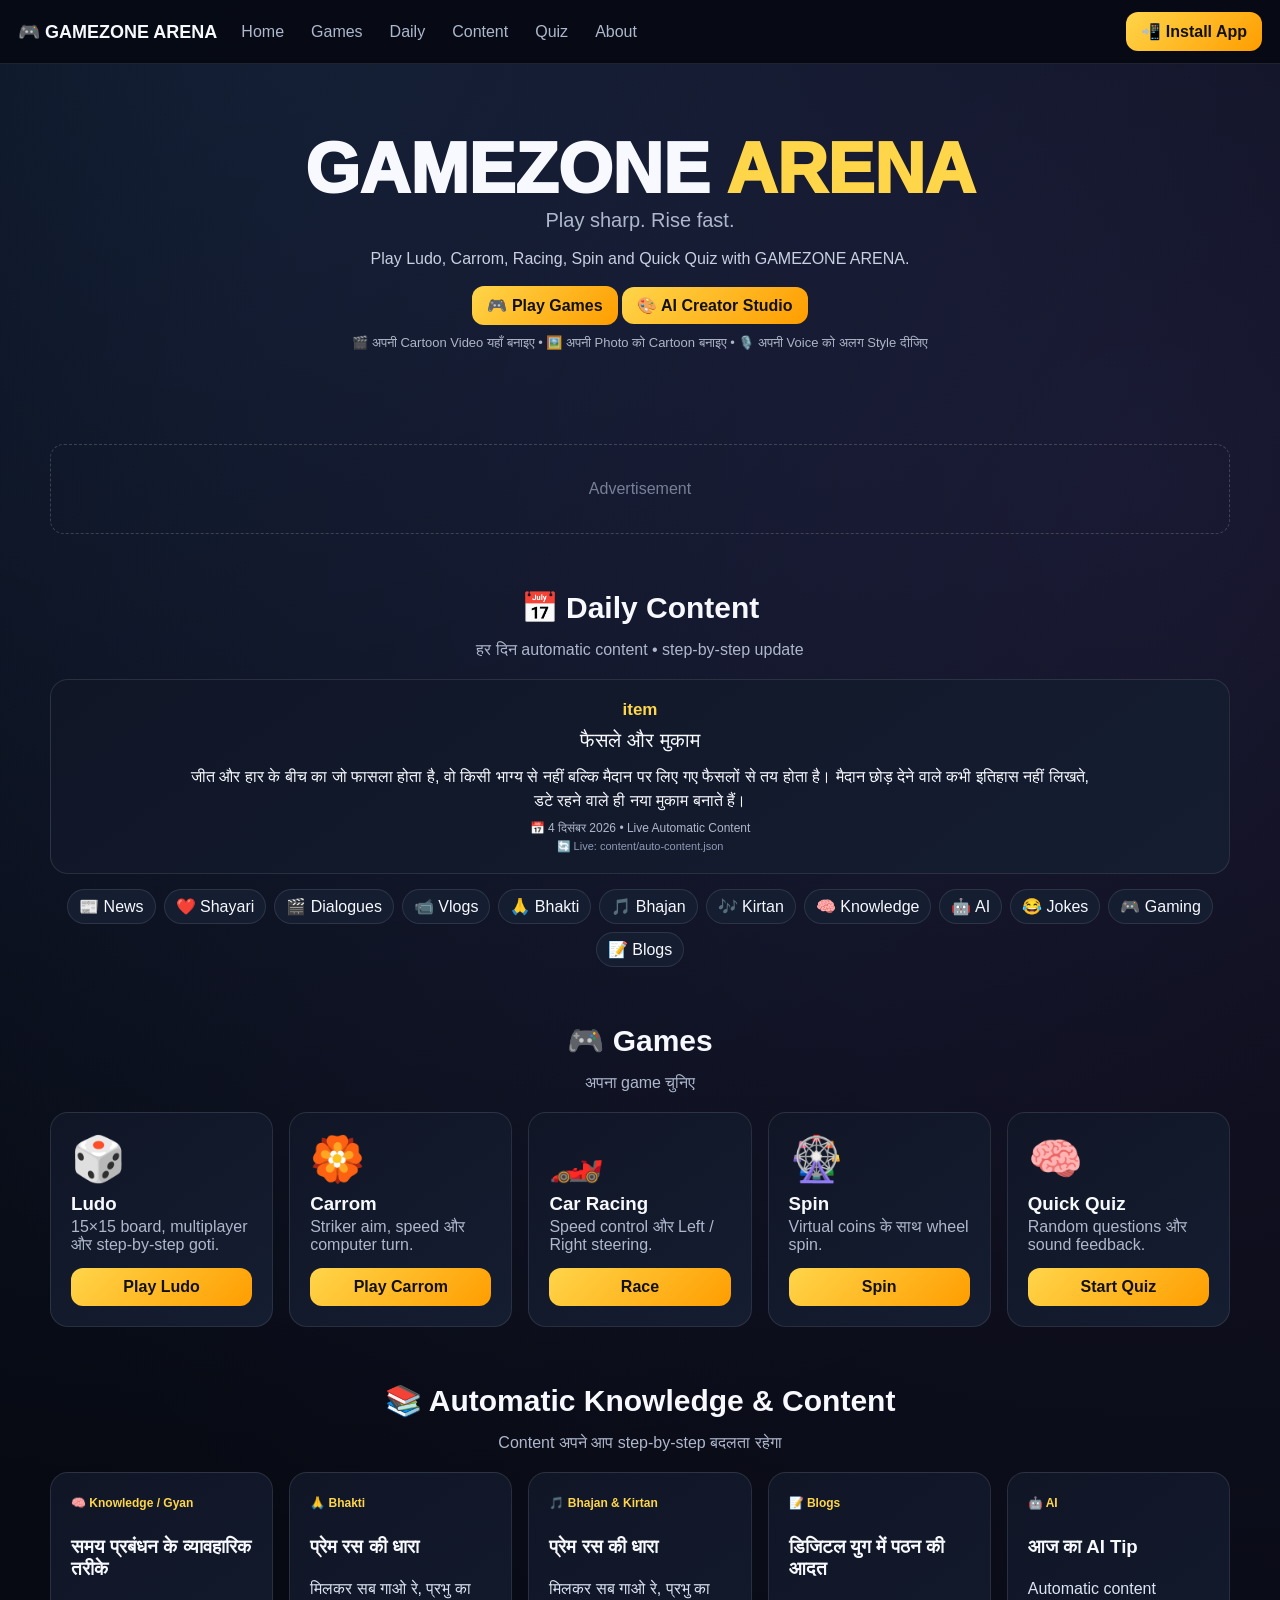
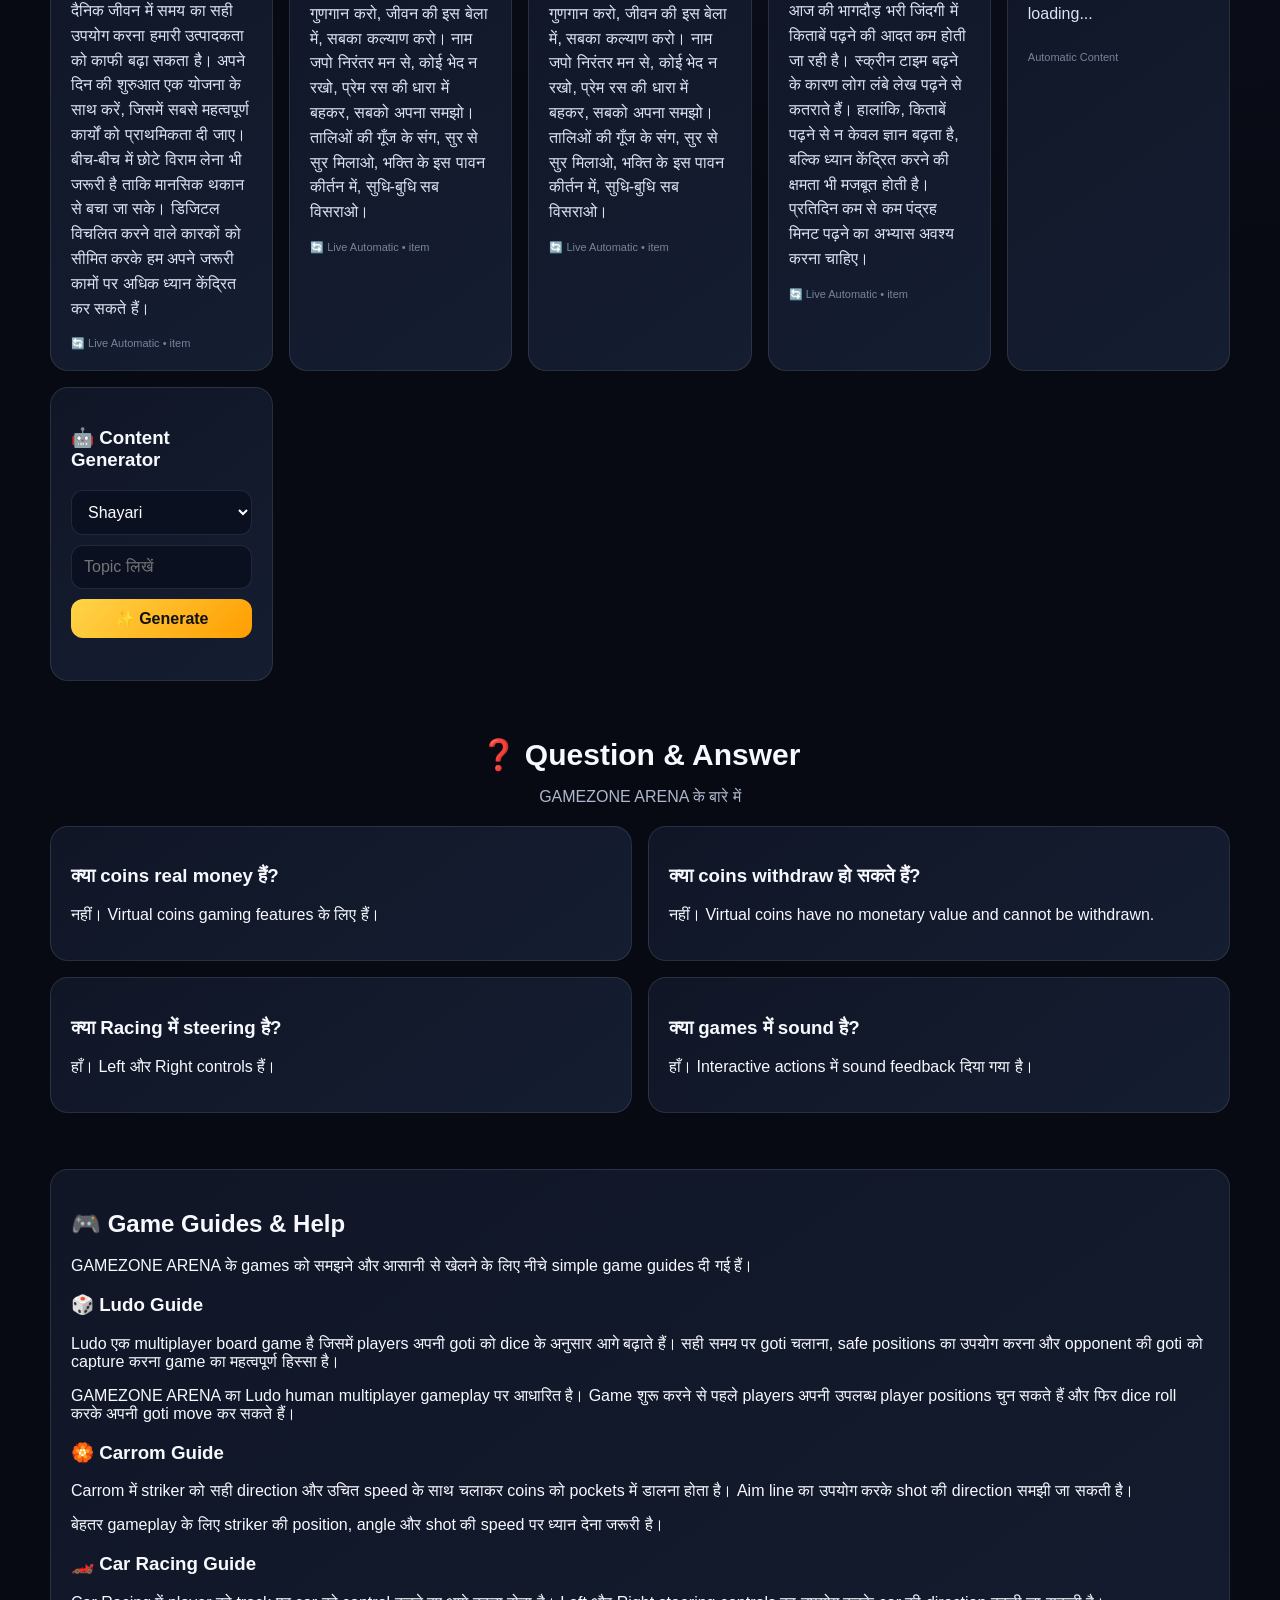
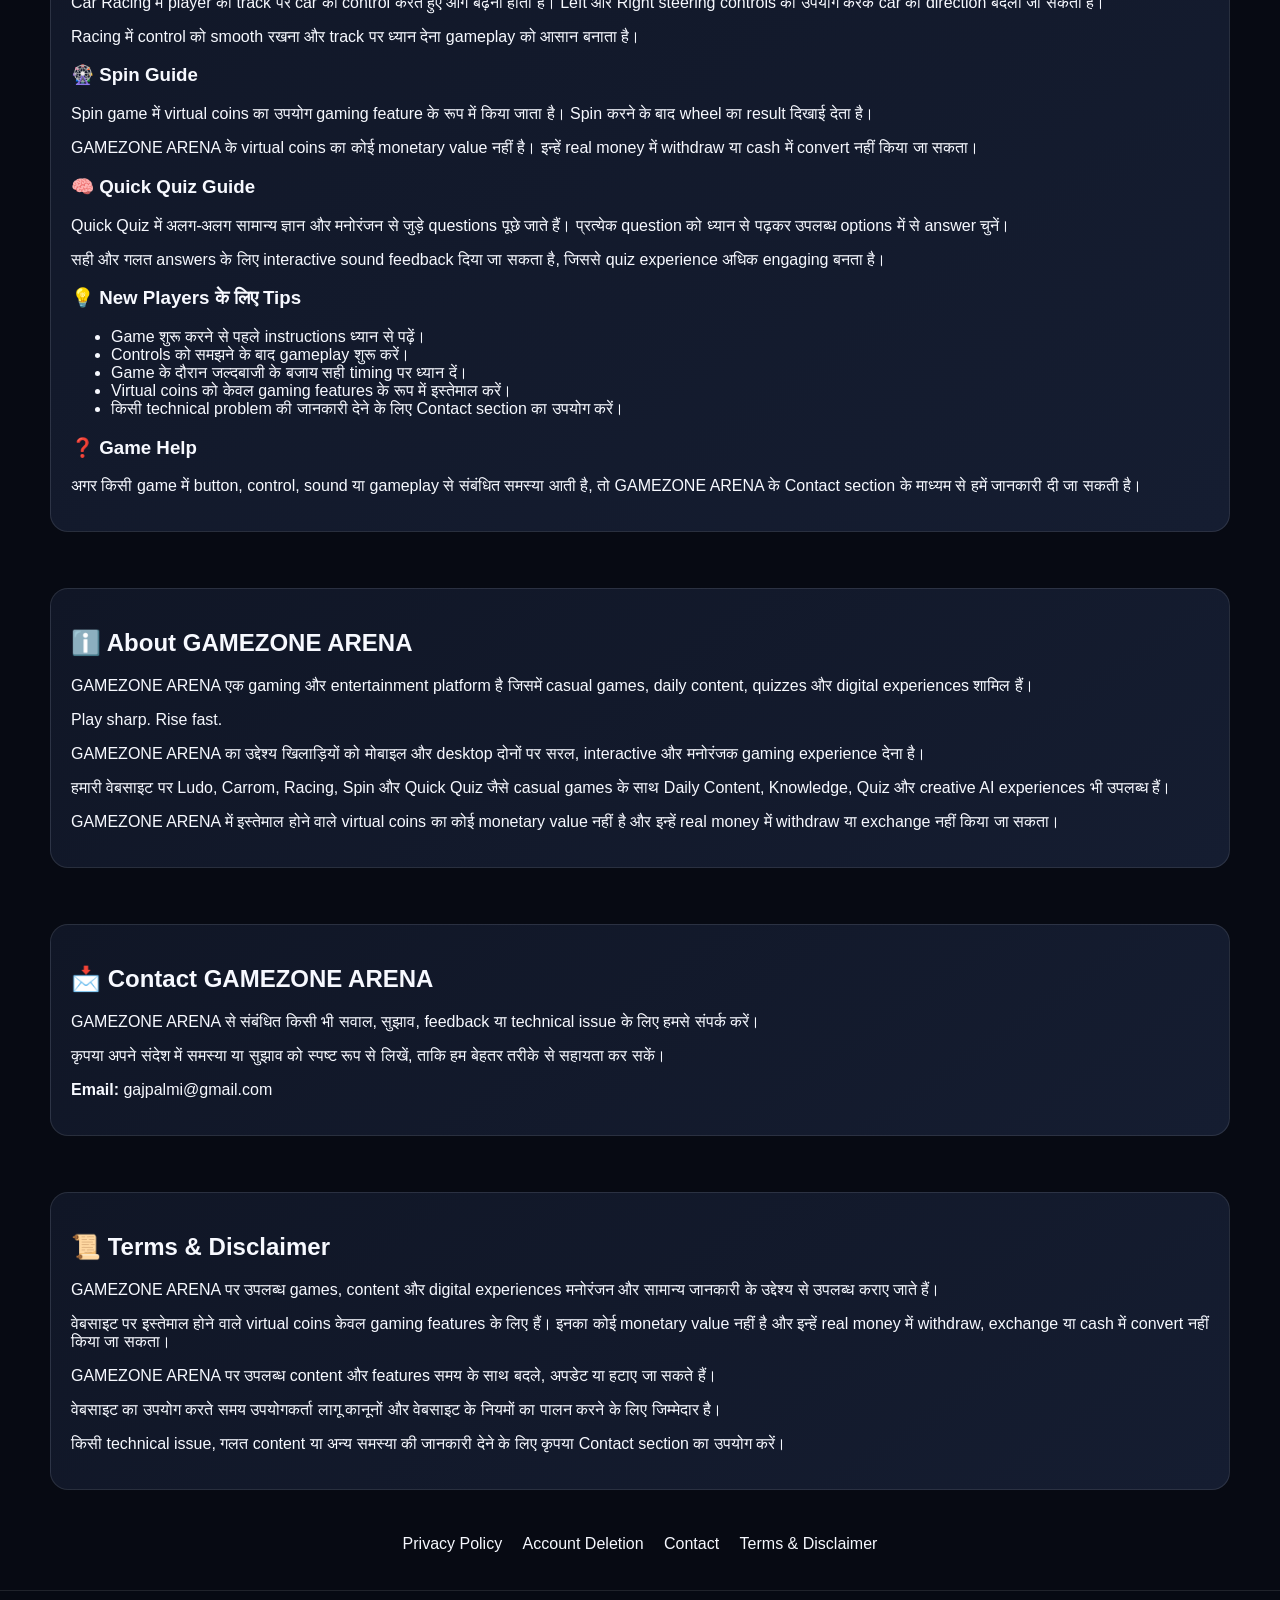
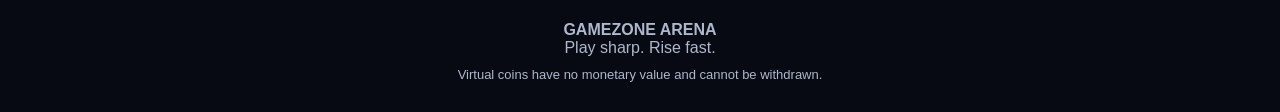
<file: index.html>
<!doctype html>
<html lang="hi">
<head>
<meta charset="utf-8">
<meta name="viewport" content="width=device-width,initial-scale=1,viewport-fit=cover">
<meta name="theme-color" content="#070A13">
<meta name="description" content="GAMEZONE ARENA — Play sharp. Rise fast.">
<link rel="manifest" href="./manifest.json">

<!-- EXISTING ADSENSE — UNCHANGED -->
<script async
src="https://pagead2.googlesyndication.com/pagead/js/adsbygoogle.js?client=ca-pub-5348301935438016"
crossorigin="anonymous"></script>
<!-- GAMEZONE ARENA - GOOGLE ANALYTICS -->
<script async src="https://www.googletagmanager.com/gtag/js?id=G-R4350DX8L3"></script>
<script>
  window.dataLayer = window.dataLayer || [];

  function gtag(){
    dataLayer.push(arguments);
  }

  gtag("js", new Date());
  gtag("config", "G-R4350DX8L3");
</script>
<!-- END GOOGLE ANALYTICS -->
<title>GAMEZONE ARENA — Play sharp. Rise fast.</title>

<style>
:root{
  --bg:#070A13;
  --panel:#101626;
  --panel2:#151d31;
  --text:#f7f9ff;
  --muted:#aeb7cc;
  --gold:#ffd54a;
  --gold2:#ff9d00;
  --green:#20e39a;
  --red:#ff5364;
  --blue:#4da3ff;
  --yellow:#ffd83d;
  --purple:#a86cff;
  --line:rgba(255,255,255,.10);
}

*{box-sizing:border-box}

html{scroll-behavior:smooth}

body{
  margin:0;
  background:
    radial-gradient(circle at 20% 0%,rgba(77,163,255,.12),transparent 30%),
    radial-gradient(circle at 90% 10%,rgba(168,108,255,.10),transparent 30%),
    var(--bg);
  color:var(--text);
  font-family:Arial,Helvetica,sans-serif;
}

button,input,select,textarea{font:inherit}
button{cursor:pointer}

a{
  color:inherit;
  text-decoration:none;
}

header{
  position:sticky;
  top:0;
  z-index:1000;
  display:flex;
  align-items:center;
  gap:14px;
  padding:12px 18px;
  background:rgba(7,10,19,.95);
  border-bottom:1px solid var(--line);
  backdrop-filter:blur(14px);
}

.brand{
  font-size:18px;
  font-weight:900;
  white-space:nowrap;
}

nav{
  display:flex;
  gap:7px;
  overflow:auto;
  flex:1;
}

nav a{
  padding:8px 10px;
  border-radius:10px;
  color:var(--muted);
  white-space:nowrap;
}

nav a:hover{
  background:var(--panel2);
  color:white;
}

.btn,
.install-btn{
  border:0;
  border-radius:12px;
  padding:10px 15px;
  font-weight:900;
  background:linear-gradient(135deg,var(--gold),var(--gold2));
  color:#111;
}

.btn.secondary{
  background:var(--panel2);
  border:1px solid var(--line);
  color:white;
}

.container{
  width:min(1180px,94%);
  margin:auto;
}

.hero{
  padding:65px 0 45px;
  text-align:center;
}

.hero h1{
  margin:0;
  font-size:clamp(36px,7vw,70px);
  font-weight:1000;
}

.hero h1 span{color:var(--gold)}

.tagline{
  color:var(--muted);
  font-size:20px;
}

.hero p{
  max-width:760px;
  margin:18px auto;
  color:#c8d0e2;
}

section{padding:28px 0}

.section-title{
  text-align:center;
  margin-bottom:20px;
}

.section-title h2{
  margin:0 0 5px;
  font-size:30px;
}

.section-title p{
  color:var(--muted);
}

.grid{
  display:grid;
  grid-template-columns:repeat(auto-fit,minmax(220px,1fr));
  gap:16px;
}

.card{
  background:linear-gradient(145deg,var(--panel),var(--panel2));
  border:1px solid var(--line);
  border-radius:18px;
  padding:20px;
}

.game-card{
  min-height:190px;
  display:flex;
  flex-direction:column;
  justify-content:space-between;
}

.game-icon{font-size:44px}

.game-card h3{
  margin:8px 0 3px;
}

.game-card p{
  color:var(--muted);
  margin:0 0 14px;
}

.chips{
  display:flex;
  flex-wrap:wrap;
  gap:8px;
}

.chip{
  background:var(--panel2);
  border:1px solid var(--line);
  padding:7px 11px;
  border-radius:999px;
}

.daily-box{
  min-height:150px;
  display:flex;
  align-items:center;
  justify-content:center;
  flex-direction:column;
  text-align:center;
  transition:opacity .25s ease,transform .25s ease;
}

.daily-box.content-changing{
  opacity:.35;
  transform:scale(.985);
}

.daily-type{
  color:var(--gold);
  font-weight:900;
  font-size:17px;
}

.daily-text{
  font-size:20px;
  max-width:900px;
  line-height:1.5;
  margin-top:5px;
}

.daily-date{
  margin-top:8px;
  color:var(--muted);
  font-size:12px;
}

.daily-step{
  margin-top:5px;
  color:#8e9ab5;
  font-size:11px;
}

.auto-content-card{
  position:relative;
  overflow:hidden;
  min-height:185px;
  transition:opacity .3s ease,transform .3s ease;
}

.auto-content-card.content-changing{
  opacity:.35;
  transform:translateY(4px);
}

.auto-content-badge{
  display:inline-flex;
  align-items:center;
  gap:5px;
  color:var(--gold);
  font-size:12px;
  font-weight:900;
  margin-bottom:8px;
}

.auto-content-text{
  color:#dce3f2;
  line-height:1.55;
  min-height:58px;
}

.auto-content-step{
  color:#77839c;
  font-size:11px;
  margin-top:12px;
}

.adbox{
  min-height:90px;
  border:1px dashed rgba(255,255,255,.18);
  border-radius:14px;
  display:flex;
  justify-content:center;
  align-items:center;
  color:#778096;
}

.qa{
  display:grid;
  grid-template-columns:1fr 1fr;
  gap:16px;
}

footer{
  text-align:center;
  padding:30px 15px;
  color:var(--muted);
  border-top:1px solid var(--line);
  margin-top:30px;
}

.legal{
  margin-top:10px;
  font-size:13px;
}

/* ================= MODAL ================= */

.modal{
  display:none;
  position:fixed;
  inset:0;
  z-index:2000;
  background:rgba(0,0,0,.80);
  padding:15px;
  overflow:auto;
}

.modal.open{
  display:flex;
  align-items:center;
  justify-content:center;
}

.modal-box{
  width:min(1100px,100%);
  max-height:96vh;
  overflow:auto;
  background:#0d1424;
  border:1px solid var(--line);
  border-radius:22px;
  padding:18px;
}

.modal-head{
  display:flex;
  justify-content:space-between;
  align-items:center;
}

.modal-head h2{margin:0}

.close{
  width:42px;
  height:42px;
  border:1px solid var(--line);
  border-radius:12px;
  background:var(--panel2);
  color:white;
  font-size:22px;
}

.ludo-status{
  text-align:center;
  min-height:28px;
  color:var(--gold);
  font-weight:900;
  margin:10px 0;
}

.range-wrap{
  display:flex;
  align-items:center;
  gap:8px;
  background:var(--panel2);
  border:1px solid var(--line);
  padding:8px 11px;
  border-radius:12px;
}

/* ==========================================================
   LUDO
   ========================================================== */

.ludo-player-select{
  display:flex;
  justify-content:center;
  flex-wrap:wrap;
  gap:8px;
  margin:12px 0;
}

.ludo-player-select .active{
  outline:3px solid var(--gold);
}

.ludo-stage{
  width:min(700px,100%);
  margin:auto;
  display:grid;
  grid-template-columns:minmax(0,1fr) minmax(0,1fr);
  grid-template-rows:auto auto auto;
  gap:14px 12px;
  align-items:center;
  justify-items:center;
}

.ludo-top-dice{
  grid-column:1 / 3;
  grid-row:1;
  width:100%;
  display:grid;
  grid-template-columns:minmax(0,1fr) minmax(0,1fr);
  align-items:center;
  justify-items:center;
  gap:12px;
  padding:0 4px;
}

.ludo-board-wrap{
  grid-column:1 / 3;
  grid-row:2;
  width:min(620px,100%);
  aspect-ratio:1 / 1;
  position:relative;
  margin:auto;
}

.ludo-bottom-dice{
  grid-column:1 / 3;
  grid-row:3;
  width:100%;
  display:grid;
  grid-template-columns:minmax(0,1fr) minmax(0,1fr);
  align-items:center;
  justify-items:center;
  gap:12px;
  padding:0 4px;
}

.ludo-top-dice .ludo-seat-red{
  grid-column:1;
  grid-row:1;
}

.ludo-top-dice .ludo-seat-green{
  grid-column:2;
  grid-row:1;
}

.ludo-bottom-dice .ludo-seat-blue{
  grid-column:1;
  grid-row:1;
}

.ludo-bottom-dice .ludo-seat-yellow{
  grid-column:2;
  grid-row:1;
}

.ludo-dice-seat{
  width:100%;
  min-width:0;
  display:flex;
  flex-direction:column;
  align-items:center;
  justify-content:center;
  gap:5px;
}

.ludo-board{
  width:100%;
  height:100%;
  display:grid;
  grid-template-columns:repeat(15,1fr);
  grid-template-rows:repeat(15,1fr);
  background:#fff;
  border:7px solid #151515;
  border-radius:6px;
  overflow:hidden;
  box-shadow:0 15px 40px rgba(0,0,0,.5);
}

.ludo-cell{
  position:relative;
  display:flex;
  justify-content:center;
  align-items:center;
  border:1px solid rgba(0,0,0,.20);
  background:#fff;
}

.ludo-yard-red{background:#ef5364}
.ludo-yard-green{background:#20e39a}
.ludo-yard-yellow{background:#ffd83d}
.ludo-yard-blue{background:#4da3ff}

.path-red{background:#ffe0e5}
.path-green{background:#ddfff2}
.path-yellow{background:#fff5c4}
.path-blue{background:#dceeff}

.center-cell{
  background:#fff!important;
}

.home-dot{
  width:70%;
  height:70%;
  border-radius:50%;
  border:2px solid rgba(0,0,0,.3);
  box-shadow:inset 0 3px 5px rgba(0,0,0,.15);
}

.home-dot.red{background:#ef334c}
.home-dot.green{background:#16c98b}
.home-dot.yellow{background:#f6c900}
.home-dot.blue{background:#318de2}

.ludo-center-home{
  position:absolute;
  z-index:100;
  left:50%;
  top:50%;
  width:22%;
  height:22%;
  transform:translate(-50%,-50%);
  background:white;
  border:5px solid #171717;
  border-radius:50%;
  display:flex;
  align-items:center;
  justify-content:center;
  box-shadow:0 8px 22px rgba(0,0,0,.4);
}

.ludo-center-ball{
  width:64%;
  height:64%;
  border-radius:50%;
  background:linear-gradient(145deg,#ffd54a,#ff9d00);
  border:4px solid #171717;
  display:flex;
  justify-content:center;
  align-items:center;
  font-size:25px;
  color:#111;
  font-weight:1000;
}

.ludo-center-ball.red{
  background:linear-gradient(145deg,#ff7787,#e72e46);
}

.ludo-center-ball.green{
  background:linear-gradient(145deg,#6af2bf,#11b979);
}

.ludo-center-ball.yellow{
  background:linear-gradient(145deg,#fff06d,#efb800);
}

.ludo-center-ball.blue{
  background:linear-gradient(145deg,#7bc0ff,#2a83d8);
}

.dice-owner{
  font-size:13px;
  font-weight:1000;
}

.turn-small{
  min-height:18px;
  color:var(--gold);
  font-size:12px;
  font-weight:900;
  text-align:center;
  white-space:nowrap;
}

.ludo-die{
  width:68px;
  height:68px;
  padding:7px;
  background:white;
  border:4px solid #333;
  border-radius:14px;
  display:flex;
  justify-content:center;
  align-items:center;
  box-shadow:0 7px 18px rgba(0,0,0,.35);
}

.ludo-die.red{border-color:var(--red)}
.ludo-die.green{border-color:var(--green)}
.ludo-die.yellow{border-color:var(--yellow)}
.ludo-die.blue{border-color:var(--blue)}

.ludo-die.active{
  transform:scale(1.08);
  box-shadow:
    0 0 0 4px var(--gold),
    0 10px 25px rgba(0,0,0,.4);
}

.ludo-die:disabled{
  opacity:.72;
}

.die-grid{
  width:100%;
  height:100%;
  display:grid;
  grid-template-columns:repeat(3,1fr);
  grid-template-rows:repeat(3,1fr);
}

.die-grid i{
  width:10px;
  height:10px;
  border-radius:50%;
  justify-self:center;
  align-self:center;
  background:transparent;
}

.die-grid i.on{
  background:#111;
}

.ludo-token{
  position:absolute;
  z-index:200;
  width:70%;
  height:70%;
  max-width:30px;
  max-height:30px;
  min-width:12px;
  min-height:12px;
  transform:translate(-50%,-50%);
  border:2px solid rgba(0,0,0,.65);
  border-radius:50% 50% 45% 45%;
  cursor:pointer;
  box-shadow:
    inset 0 4px 4px rgba(255,255,255,.6),
    0 3px 6px rgba(0,0,0,.4);
}

.ludo-token:before{
  content:"";
  position:absolute;
  width:55%;
  height:55%;
  left:22%;
  top:-28%;
  border-radius:50%;
  background:inherit;
  border:2px solid rgba(0,0,0,.55);
}

.ludo-token:after{
  content:"";
  position:absolute;
  width:38%;
  height:22%;
  left:31%;
  bottom:-3%;
  background:rgba(0,0,0,.22);
  border-radius:0 0 50% 50%;
}

.ludo-token.red{background:#ef334c}
.ludo-token.green{background:#16c98b}
.ludo-token.yellow{background:#f6c900}
.ludo-token.blue{background:#318de2}

.ludo-token.movable{
  animation:pawnPulse .65s infinite alternate;
  box-shadow:
    0 0 0 3px white,
    0 0 0 6px var(--gold),
    0 4px 8px rgba(0,0,0,.4);
}

@keyframes pawnPulse{
  from{transform:translate(-50%,-50%) scale(1)}
  to{transform:translate(-50%,-50%) scale(1.14)}
}

/* ================= CARROM ================= */

.carrom-layout{
  display:grid;
  grid-template-columns:minmax(280px,650px) 280px;
  gap:18px;
  justify-content:center;
}

.carrom-wrap{
  background:#c58b4a;
  padding:14px;
  border:5px solid #5e351b;
  border-radius:12px;
}

#carromCanvas{
  width:100%;
  height:auto;
  display:block;
  aspect-ratio:1/1;
  background:#d9a45e;
  border:4px solid #5e351b;
  touch-action:none;
}

.carrom-info{
  display:flex;
  flex-direction:column;
  gap:12px;
}

.carrom-stat{
  padding:12px;
  border:1px solid var(--line);
  background:var(--panel2);
  border-radius:12px;
}

.aim-help{
  color:var(--muted);
  font-size:13px;
}

/* ================= RACING ================= */

.race-layout{
  display:flex;
  flex-direction:column;
  align-items:center;
  gap:12px;
}

#raceCanvas{
  width:min(360px,92vw);
  height:auto;
  aspect-ratio:360/640;
  border:5px solid #202b3e;
  border-radius:18px;
  background:#18202d;
}

.race-controls{
  display:flex;
  flex-wrap:wrap;
  justify-content:center;
  gap:10px;
}

.steering{
  display:flex;
  justify-content:center;
  align-items:center;
  gap:18px;
}

.steer-btn{
  width:100px;
  height:58px;
  border:1px solid var(--line);
  border-radius:15px;
  background:var(--panel2);
  color:white;
  font-size:20px;
  font-weight:1000;
  user-select:none;
  touch-action:none;
}

.steer-btn:active{
  transform:scale(.95);
  background:#293750;
}

.race-start-btn{
  min-width:130px;
  min-height:58px;
  padding:10px 14px;
}

@media(max-width:420px){

  .steering{
    gap:7px;
  }

  .steer-btn{
    width:82px;
  }

  .race-start-btn{
    min-width:110px;
    padding:10px 8px;
    font-size:14px;
  }

}

/* ================= SPIN ================= */

.spin-layout{
  display:flex;
  flex-direction:column;
  align-items:center;
  gap:15px;
}

#spinCanvas{
  width:min(360px,88vw);
  height:auto;
  aspect-ratio:1/1;
  border-radius:50%;
}

.coin-display{
  color:var(--gold);
  font-size:18px;
  font-weight:900;
}

/* ================= QUIZ ================= */

.quiz-card{
  max-width:700px;
  margin:auto;
}

.quiz-progress{
  color:var(--muted);
}

.quiz-options{
  display:grid;
  gap:10px;
  margin-top:15px;
}

.quiz-option{
  text-align:left;
  color:white;
  background:var(--panel2);
  border:1px solid var(--line);
  padding:13px;
  border-radius:12px;
}

.quiz-option:hover{
  border-color:var(--gold);
}

/* ================= AI ================= */

.ai-form{
  display:grid;
  gap:10px;
}

textarea,
select,
input[type="text"]{
  width:100%;
  background:#0a1020;
  color:white;
  border:1px solid var(--line);
  border-radius:12px;
  padding:12px;
}

textarea{
  min-height:120px;
}

.ai-result{
  white-space:pre-wrap;
  margin-top:12px;
}

@media(max-width:800px){

  .carrom-layout{
    grid-template-columns:1fr;
  }

}

@media(max-width:700px){

  header{
    flex-wrap:wrap;
  }

  nav{
    order:3;
    width:100%;
  }

  .qa{
    grid-template-columns:1fr;
  }

  .ludo-stage{
    width:100%;
    grid-template-columns:minmax(0,1fr) minmax(0,1fr);
    grid-template-rows:auto auto auto;
    gap:7px 5px;
  }

  .ludo-top-dice,
  .ludo-bottom-dice{
    width:100%;
    grid-template-columns:minmax(0,1fr) minmax(0,1fr);
    gap:5px;
    padding:0;
  }

  .ludo-dice-seat{
    min-width:0;
    width:100%;
  }

  .ludo-die{
    width:54px;
    height:54px;
    padding:5px;
    border-width:3px;
  }

  .ludo-board{
    border-width:4px;
  }

  .ludo-center-home{
    border-width:3px;
  }

  .ludo-token{
    max-width:26px;
    max-height:26px;
  }

}
</style>
</head>

<body>

<header>
  <div class="brand">🎮 GAMEZONE ARENA</div>

  <nav>
    <a href="#home">Home</a>
    <a href="#games">Games</a>
    <a href="#daily">Daily</a>
    <a href="#content">Content</a>
    <a href="#qa">Quiz</a>
    <a href="#about">About</a>
  </nav>

  <button id="installBtn" class="install-btn">
    📲 Install App
  </button>
</header>

<main>

<section id="home" class="hero">
  <div class="container">
    <h1>GAMEZONE <span>ARENA</span></h1>
    <div class="tagline">Play sharp. Rise fast.</div>

    <p>
      Play Ludo, Carrom, Racing, Spin and Quick Quiz
      with GAMEZONE ARENA.
    </p>

    <button class="btn"
      onclick="document.getElementById('games').scrollIntoView({behavior:'smooth'})">
      🎮 Play Games
    </button>
    <a href="./ai-studio/index.html" class="btn">
  🎨 AI Creator Studio
</a>

<p style="margin-top:8px;font-size:13px;line-height:1.5;opacity:.85;">
  🎬 अपनी Cartoon Video यहाँ बनाइए •
  🖼️ अपनी Photo को Cartoon बनाइए •
  🎙️ अपनी Voice को अलग Style दीजिए
</p>
  </div>
</section>

<section>
  <div class="container">
    <div class="adbox">Advertisement</div>
  </div>
</section>

<section id="daily">
  <div class="container">

    <div class="section-title">
      <h2>📅 Daily Content</h2>
      <p>हर दिन automatic content • step-by-step update</p>
    </div>

    <div id="dailyContent" class="card daily-box"></div>

    <div class="chips" style="justify-content:center;margin-top:15px">
      <span class="chip">📰 News</span>
      <span class="chip">❤️ Shayari</span>
      <span class="chip">🎬 Dialogues</span>
      <span class="chip">📹 Vlogs</span>
      <span class="chip">🙏 Bhakti</span>
      <span class="chip">🎵 Bhajan</span>
      <span class="chip">🎶 Kirtan</span>
      <span class="chip">🧠 Knowledge</span>
      <span class="chip">🤖 AI</span>
      <span class="chip">😂 Jokes</span>
      <span class="chip">🎮 Gaming</span>
      <span class="chip">📝 Blogs</span>
    </div>

  </div>
</section>

<section id="games">
  <div class="container">

    <div class="section-title">
      <h2>🎮 Games</h2>
      <p>अपना game चुनिए</p>
    </div>

    <div class="grid">

      <div class="card game-card">
        <div>
          <div class="game-icon">🎲</div>
          <h3>Ludo</h3>
          <p>15×15 board, multiplayer और step-by-step goti.</p>
        </div>
        <button class="btn" onclick="openGame('ludoModal')">
          Play Ludo
        </button>
      </div>

      <div class="card game-card">
        <div>
          <div class="game-icon">🏵️</div>
          <h3>Carrom</h3>
          <p>Striker aim, speed और computer turn.</p>
        </div>
        <button class="btn" onclick="openGame('carromModal')">
          Play Carrom
        </button>
      </div>

      <div class="card game-card">
        <div>
          <div class="game-icon">🏎️</div>
          <h3>Car Racing</h3>
          <p>Speed control और Left / Right steering.</p>
        </div>
        <button class="btn" onclick="openGame('raceModal')">
          Race
        </button>
      </div>

      <div class="card game-card">
        <div>
          <div class="game-icon">🎡</div>
          <h3>Spin</h3>
          <p>Virtual coins के साथ wheel spin.</p>
        </div>
        <button class="btn" onclick="openGame('spinModal')">
          Spin
        </button>
      </div>

      <div class="card game-card">
        <div>
          <div class="game-icon">🧠</div>
          <h3>Quick Quiz</h3>
          <p>Random questions और sound feedback.</p>
        </div>
        <button class="btn" onclick="openGame('quizModal')">
          Start Quiz
        </button>
      </div>

    </div>
  </div>
</section>

<section id="content">
  <div class="container">

    <div class="section-title">
      <h2>📚 Automatic Knowledge & Content</h2>
      <p>Content अपने आप step-by-step बदलता रहेगा</p>
    </div>

    <div id="automaticContentGrid" class="grid">

      <div class="card auto-content-card" data-auto-category="knowledge">
        <div class="auto-content-badge">🧠 Knowledge / Gyan</div>
        <h3 id="autoKnowledgeTitle">आज का ज्ञान</h3>
        <p id="autoKnowledgeText" class="auto-content-text">
          Automatic content loading...
        </p>
        <div id="autoKnowledgeStep" class="auto-content-step">
          Automatic Content
        </div>
      </div>

      <div class="card auto-content-card" data-auto-category="bhakti">
        <div class="auto-content-badge">🙏 Bhakti</div>
        <h3 id="autoBhaktiTitle">आज की सकारात्मक सोच</h3>
        <p id="autoBhaktiText" class="auto-content-text">
          Automatic content loading...
        </p>
        <div id="autoBhaktiStep" class="auto-content-step">
          Automatic Content
        </div>
      </div>

      <div class="card auto-content-card" data-auto-category="bhajan">
        <div class="auto-content-badge">🎵 Bhajan & Kirtan</div>
        <h3 id="autoBhajanTitle">आज का भक्ति विचार</h3>
        <p id="autoBhajanText" class="auto-content-text">
          Automatic content loading...
        </p>
        <div id="autoBhajanStep" class="auto-content-step">
          Automatic Content
        </div>
      </div>

      <div class="card auto-content-card" data-auto-category="blog">
        <div class="auto-content-badge">📝 Blogs</div>
        <h3 id="autoBlogTitle">आज का Blog</h3>
        <p id="autoBlogText" class="auto-content-text">
          Automatic content loading...
        </p>
        <div id="autoBlogStep" class="auto-content-step">
          Automatic Content
        </div>
      </div>

      <div class="card auto-content-card" data-auto-category="ai">
        <div class="auto-content-badge">🤖 AI</div>
        <h3 id="autoAITitle">आज का AI Tip</h3>
        <p id="autoAIText" class="auto-content-text">
          Automatic content loading...
        </p>
        <div id="autoAIStep" class="auto-content-step">
          Automatic Content
        </div>
      </div>

      <div class="card">
        <h3>🤖 Content Generator</h3>

        <div class="ai-form">

          <select id="aiType">
            <option value="shayari">Shayari</option>
            <option value="dialogue">Dialogue</option>
            <option value="joke">Joke</option>
            <option value="motivation">Motivation</option>
            <option value="gaming">Gaming Post</option>
          </select>

          <input id="aiTopic"
            type="text"
            placeholder="Topic लिखें">

          <button class="btn" onclick="generateContent()">
            ✨ Generate
          </button>

          <div id="aiResult" class="ai-result"></div>

        </div>
      </div>

    </div>
  </div>
</section>

<section id="qa">
  <div class="container">

    <div class="section-title">
      <h2>❓ Question & Answer</h2>
      <p>GAMEZONE ARENA के बारे में</p>
    </div>

    <div class="qa">

      <div class="card">
        <h3>क्या coins real money हैं?</h3>
        <p>
          नहीं। Virtual coins gaming features के लिए हैं।
        </p>
      </div>

      <div class="card">
        <h3>क्या coins withdraw हो सकते हैं?</h3>
        <p>
          नहीं। Virtual coins have no monetary value and cannot be withdrawn.
        </p>
      </div>

      <div class="card">
        <h3>क्या Racing में steering है?</h3>
        <p>
          हाँ। Left और Right controls हैं।
        </p>
      </div>

            <div class="card">
        <h3>क्या games में sound है?</h3>
        <p>
          हाँ। Interactive actions में sound feedback दिया गया है।
        </p>
      </div>

    </div>
  </div>
</section>

<!-- 🎮 GAME GUIDES & HELP -->
<section id="game-guides">
  <div class="container">
    <div class="card">

      <h2>🎮 Game Guides & Help</h2>

      <p>
        GAMEZONE ARENA के games को समझने और आसानी से खेलने के लिए
        नीचे simple game guides दी गई हैं।
      </p>

      <h3>🎲 Ludo Guide</h3>
      <p>
        Ludo एक multiplayer board game है जिसमें players अपनी
        goti को dice के अनुसार आगे बढ़ाते हैं। सही समय पर goti
        चलाना, safe positions का उपयोग करना और opponent की goti
        को capture करना game का महत्वपूर्ण हिस्सा है।
      </p>

      <p>
        GAMEZONE ARENA का Ludo human multiplayer gameplay पर आधारित है।
        Game शुरू करने से पहले players अपनी उपलब्ध player positions
        चुन सकते हैं और फिर dice roll करके अपनी goti move कर सकते हैं।
      </p>

      <h3>🏵️ Carrom Guide</h3>
      <p>
        Carrom में striker को सही direction और उचित speed के साथ
        चलाकर coins को pockets में डालना होता है। Aim line का उपयोग
        करके shot की direction समझी जा सकती है।
      </p>

      <p>
        बेहतर gameplay के लिए striker की position, angle और shot की
        speed पर ध्यान देना जरूरी है।
      </p>

      <h3>🏎️ Car Racing Guide</h3>
      <p>
        Car Racing में player को track पर car को control करते हुए
        आगे बढ़ना होता है। Left और Right steering controls का उपयोग
        करके car की direction बदली जा सकती है।
      </p>

      <p>
        Racing में control को smooth रखना और track पर ध्यान देना
        gameplay को आसान बनाता है।
      </p>

      <h3>🎡 Spin Guide</h3>
      <p>
        Spin game में virtual coins का उपयोग gaming feature के रूप में
        किया जाता है। Spin करने के बाद wheel का result दिखाई देता है।
      </p>

      <p>
        GAMEZONE ARENA के virtual coins का कोई monetary value नहीं है।
        इन्हें real money में withdraw या cash में convert नहीं किया जा सकता।
      </p>

      <h3>🧠 Quick Quiz Guide</h3>
      <p>
        Quick Quiz में अलग-अलग सामान्य ज्ञान और मनोरंजन से जुड़े
        questions पूछे जाते हैं। प्रत्येक question को ध्यान से पढ़कर
        उपलब्ध options में से answer चुनें।
      </p>

      <p>
        सही और गलत answers के लिए interactive sound feedback दिया जा सकता है,
        जिससे quiz experience अधिक engaging बनता है।
      </p>

      <h3>💡 New Players के लिए Tips</h3>
      <ul>
        <li>Game शुरू करने से पहले instructions ध्यान से पढ़ें।</li>
        <li>Controls को समझने के बाद gameplay शुरू करें।</li>
        <li>Game के दौरान जल्दबाजी के बजाय सही timing पर ध्यान दें।</li>
        <li>Virtual coins को केवल gaming features के रूप में इस्तेमाल करें।</li>
        <li>किसी technical problem की जानकारी देने के लिए Contact section का उपयोग करें।</li>
      </ul>

      <h3>❓ Game Help</h3>
      <p>
        अगर किसी game में button, control, sound या gameplay से संबंधित
        समस्या आती है, तो GAMEZONE ARENA के Contact section के माध्यम से
        हमें जानकारी दी जा सकती है।
      </p>

    </div>
  </div>
</section>

<section id="about">
  <div class="container">
    <div class="card">
      <h2>ℹ️ About GAMEZONE ARENA</h2>

      <p>
        GAMEZONE ARENA एक gaming और entertainment platform है
        जिसमें casual games, daily content, quizzes और digital
        experiences शामिल हैं।
  </p>

      <p>
        Play sharp. Rise fast.
      </p>

      <p>
        GAMEZONE ARENA का उद्देश्य खिलाड़ियों को मोबाइल और desktop
        दोनों पर सरल, interactive और मनोरंजक gaming experience देना है।
      </p>

      <p>
        हमारी वेबसाइट पर Ludo, Carrom, Racing, Spin और Quick Quiz
        जैसे casual games के साथ Daily Content, Knowledge, Quiz और
        creative AI experiences भी उपलब्ध हैं।
      </p>

      <p>
        GAMEZONE ARENA में इस्तेमाल होने वाले virtual coins का कोई
        monetary value नहीं है और इन्हें real money में withdraw या exchange
        नहीं किया जा सकता।
      </p>
    </div>
  </div>
</section>

<section id="contact">
  <div class="container">
    <div class="card">
      <h2>📩 Contact GAMEZONE ARENA</h2>

      <p>
        GAMEZONE ARENA से संबंधित किसी भी सवाल, सुझाव,
        feedback या technical issue के लिए हमसे संपर्क करें।
      </p>

      <p>
        कृपया अपने संदेश में समस्या या सुझाव को स्पष्ट रूप से लिखें,
        ताकि हम बेहतर तरीके से सहायता कर सकें।
      </p>

      <p>
        <strong>Email:</strong>
        <a href="mailto:gajpalmi@gmail.com">
          gajpalmi@gmail.com
        </a>
      </p>
    </div>
  </div>
</section>

<section id="terms">
  <div class="container">
    <div class="card">
      <h2>📜 Terms & Disclaimer</h2>

      <p>
        GAMEZONE ARENA पर उपलब्ध games, content और digital experiences
        मनोरंजन और सामान्य जानकारी के उद्देश्य से उपलब्ध कराए जाते हैं।
      </p>

      <p>
        वेबसाइट पर इस्तेमाल होने वाले virtual coins केवल gaming features
        के लिए हैं। इनका कोई monetary value नहीं है और इन्हें real money
        में withdraw, exchange या cash में convert नहीं किया जा सकता।
      </p>

      <p>
        GAMEZONE ARENA पर उपलब्ध content और features समय के साथ बदले,
        अपडेट या हटाए जा सकते हैं।
      </p>

      <p>
        वेबसाइट का उपयोग करते समय उपयोगकर्ता लागू कानूनों और वेबसाइट के
        नियमों का पालन करने के लिए जिम्मेदार है।
      </p>

      <p>
        किसी technical issue, गलत content या अन्य समस्या की जानकारी देने
        के लिए कृपया Contact section का उपयोग करें।
      </p>
    </div>
  </div>
</section>

</main>

<!-- LEGAL & IMPORTANT LINKS -->
<div style="margin-top:10px; text-align:center; line-height:2;">
  <a
    href="https://gajpalmi.github.io/gamezone-arena-legal-pages/privacy-policy.html"
    style="margin:0 8px;"
  >
    Privacy Policy
  </a>

  <a
    href="https://gajpalmi.github.io/gamezone-arena-legal-pages/account-deletion.html"
    style="margin:0 8px;"
  >
    Account Deletion
  </a>

  <a
    href="#contact"
    style="margin:0 8px;"
  >
    Contact
  </a>

  <a
    href="#terms"
    style="margin:0 8px;"
  >
    Terms & Disclaimer
  </a>
</div>

<footer>
  <strong>GAMEZONE ARENA</strong>

  <div>
    Play sharp. Rise fast.
  </div>

  <div class="legal">
    Virtual coins have no monetary value and cannot be withdrawn.
  </div>
</footer>

<!-- ==========================================================
     LUDO MODAL
     ========================================================== -->

<div id="ludoModal" class="modal">

<div class="modal-box">

  <div class="modal-head">
    <h2>🎲 GAMEZONE LUDO</h2>

    <button class="close"
      onclick="closeGame('ludoModal')">
      ×
    </button>
  </div>

  <div class="ludo-status" id="ludoStatus">
    Red की चाल
  </div>

  <div class="ludo-player-select">

    <button
      class="btn secondary"
      onclick="setLudoPlayers(2,this)">
      2 Players
    </button>

    <button
      class="btn secondary active"
      onclick="setLudoPlayers(3,this)">
      3 Players
    </button>

    <button
      class="btn secondary"
      onclick="setLudoPlayers(4,this)">
      4 Players
    </button>

  </div>

  <div class="ludo-stage">

    <div class="ludo-top-dice">

      <div class="ludo-dice-seat ludo-seat-red">

        <div class="dice-owner"
          style="color:var(--red)">
          RED
        </div>

        <button
          id="dice-red"
          class="ludo-die red"
          onclick="rollLudo(0)">
        </button>

        <div id="turn-red"
          class="turn-small">
        </div>

      </div>

      <div class="ludo-dice-seat ludo-seat-green">

        <div class="dice-owner"
          style="color:var(--green)">
          GREEN
        </div>

        <button
          id="dice-green"
          class="ludo-die green"
          onclick="rollLudo(1)">
        </button>

        <div id="turn-green"
          class="turn-small">
        </div>

      </div>

    </div>

    <div class="ludo-board-wrap">

      <div id="ludoBoard"
        class="ludo-board">
      </div>

      <div class="ludo-center-home">

        <div id="ludoCenterBall"
          class="ludo-center-ball">
          ●
        </div>

      </div>

    </div>

    <div class="ludo-bottom-dice">

      <div class="ludo-dice-seat ludo-seat-blue">

        <div class="dice-owner"
          style="color:var(--blue)">
          BLUE
        </div>

        <button
          id="dice-blue"
          class="ludo-die blue"
          onclick="rollLudo(2)">
        </button>

        <div id="turn-blue"
          class="turn-small">
        </div>

      </div>

      <div class="ludo-dice-seat ludo-seat-yellow">

        <div class="dice-owner"
          style="color:var(--yellow)">
          YELLOW
        </div>

        <button
          id="dice-yellow"
          class="ludo-die yellow"
          onclick="rollLudo(3)">
        </button>

        <div id="turn-yellow"
          class="turn-small">
        </div>

      </div>

    </div>

  </div>

  <div class="ludo-status">
    🎲 6 आने पर गोटी Home से बाहर निकलेगी।
    गोटी हर खाने पर एक-एक step चलेगी।
  </div>

</div>
</div>

<!-- ==========================================================
     CARROM
     ========================================================== -->

<div id="carromModal" class="modal">

<div class="modal-box">

  <div class="modal-head">

    <h2>🏵️ GAMEZONE CARROM</h2>

    <button class="close"
      onclick="closeGame('carromModal')">
      ×
    </button>

  </div>

  <div class="carrom-layout">

    <div class="carrom-wrap">
      <canvas
        id="carromCanvas"
        width="700"
        height="700">
      </canvas>
    </div>

    <div class="carrom-info">

      <div class="carrom-stat">
        <strong id="carromTurnLabel">
          आपकी चाल
        </strong>
      </div>

      <div class="range-wrap">
        <label>Speed</label>

        <input
          id="carromSpeed"
          type="range"
          min=".7"
          max="2.5"
          step=".1"
          value="1.6">

        <span id="carromSpeedValue">
          1.6×
        </span>
      </div>

      <div class="carrom-stat">
        Power:
        <strong id="carromPowerText">
          0%
        </strong>
      </div>

      <div class="aim-help">
        Finger को striker से जिस दिशा में ले जाएँ,
        striker उसी direction में आगे जाएगा।
      </div>

      <button
        class="btn secondary"
        onclick="resetCarrom()">
        🔄 Restart Carrom
      </button>

    </div>

  </div>

</div>
</div>

<!-- ==========================================================
     RACING
     ========================================================== -->

<div id="raceModal" class="modal">

<div class="modal-box">

  <div class="modal-head">

    <h2>🏎️ CAR RACING</h2>

    <button class="close"
      onclick="closeGame('raceModal')">
      ×
    </button>

  </div>

  <div class="race-layout">

    <div class="race-controls">

      <div class="range-wrap">

        <label>Speed</label>

        <input
          id="raceSpeed"
          type="range"
          min="4"
          max="12"
          step="1"
          value="7">

        <span id="raceSpeedValue">
          7
        </span>

      </div>

    </div>

    <canvas
      id="raceCanvas"
      width="360"
      height="640">
    </canvas>

    <div class="steering">

      <button
        id="leftBtn"
        class="steer-btn">
        ⬅️ LEFT
      </button>

      <button
        class="btn race-start-btn"
        onclick="startRace()">
        ▶ Start / Restart
      </button>

      <button
        id="rightBtn"
        class="steer-btn">
        RIGHT ➡️
      </button>

    </div>

    <div
      id="raceStatus"
      class="ludo-status">
      ▶ Start / Restart दबाएँ
    </div>

  </div>

</div>
</div>

<!-- ==========================================================
     SPIN
     ========================================================== -->

<div id="spinModal" class="modal">

<div class="modal-box">

  <div class="modal-head">

    <h2>🎡 SPIN</h2>

    <button class="close"
      onclick="closeGame('spinModal')">
      ×
    </button>

  </div>

  <div class="spin-layout">

    <div class="coin-display">
      🪙 Coins:
      <span id="coinDisplay">1000</span>
    </div>

    <canvas
      id="spinCanvas"
      width="500"
      height="500">
    </canvas>

    <div
      id="spinResult"
      class="ludo-status">
      Spin करें
    </div>

    <button
      id="spinButton"
      class="btn"
      onclick="spinWheel()">
      🎡 SPIN
    </button>

  </div>

</div>
</div>

<!-- ==========================================================
     QUIZ
     ========================================================== -->

<div id="quizModal" class="modal">

<div class="modal-box">

  <div class="modal-head">

    <h2>🧠 QUICK QUIZ</h2>

    <button class="close"
      onclick="closeGame('quizModal')">
      ×
    </button>

  </div>

  <div
    id="quizArea"
    class="quiz-card">
  </div>

</div>
</div>

<script>

/* ==========================================================
   BASIC
   ========================================================== */

const $ = id => document.getElementById(id);

function wait(ms){
  return new Promise(resolve=>setTimeout(resolve,ms));
}

function openGame(id){

  $(id).classList.add("open");

  getAudio();

  if(id==="ludoModal"){
    initLudo();
  }

  if(id==="carromModal"){
    resetCarrom();
  }

  if(id==="raceModal"){
    drawRace();
  }

  if(id==="spinModal"){
    drawWheel();
  }

}

function closeGame(id){

  $(id).classList.remove("open");

  getAudio();

  if(id==="raceModal"){
    stopRace();
  }

  if(id==="carromModal"){
    carrom.active=false;
  }

  if(id==="ludoModal"){
    stopLudoDiceRoll();
  }

}

document.querySelectorAll(".modal").forEach(modal=>{

  modal.addEventListener("click",e=>{

    if(e.target===modal){

      modal.classList.remove("open");

      getAudio();

      if(modal.id==="ludoModal"){
        stopLudoDiceRoll();
      }

      if(modal.id==="raceModal"){
        stopRace();
      }

      if(modal.id==="carromModal"){
        carrom.active=false;
      }

    }

  });

});


/* ==========================================================
   SOUND ENGINE
   ========================================================== */

let audioCtx=null;

function getAudio(){

  if(!audioCtx){

    const AC =
      window.AudioContext ||
      window.webkitAudioContext;

    if(!AC) return null;

    try{
      audioCtx=new AC();
    }catch(e){
      return null;
    }
  }

  if(audioCtx.state==="suspended"){
    audioCtx.resume().catch(()=>{});
  }

  return audioCtx;
}

function tone(
  freq=440,
  duration=.08,
  type="sine",
  volume=.045
){

  const ctx=getAudio();

  if(!ctx)return;

  try{

    const osc=ctx.createOscillator();
    const gain=ctx.createGain();

    osc.type=type;
    osc.frequency.value=freq;

    gain.gain.setValueAtTime(
      Math.max(.0001,volume),
      ctx.currentTime
    );

    gain.gain.exponentialRampToValueAtTime(
      .0001,
      ctx.currentTime+duration
    );

    osc.connect(gain);
    gain.connect(ctx.destination);

    osc.start();
    osc.stop(
      ctx.currentTime+duration
    );

  }catch(e){}

}

function diceSound(){

  getAudio();

  tone(260,.05,"square",.04);

  setTimeout(
    ()=>tone(390,.06,"square",.04),
    50
  );

  setTimeout(
    ()=>tone(530,.09,"square",.04),
    100
  );

}

function stepSound(){

  getAudio();

  tone(155,.045,"triangle",.035);

}

function ludoExitSound(){

  getAudio();

  tone(360,.06,"sine",.045);

  setTimeout(
    ()=>tone(520,.09,"sine",.05),
    65
  );

  setTimeout(
    ()=>tone(700,.12,"sine",.045),
    130
  );

}

function captureSound(){

  getAudio();

  tone(180,.08,"sawtooth",.045);

  setTimeout(
    ()=>tone(90,.13,"sawtooth",.035),
    70
  );

}

function finishSound(){

  getAudio();

  [523,659,784].forEach(
    (f,i)=>{
      setTimeout(
        ()=>tone(f,.11,"sine",.05),
        i*90
      );
    }
  );

}

function winSound(){

  getAudio();

  [523,659,784,1046].forEach(
    (f,i)=>{
      setTimeout(
        ()=>tone(f,.17,"sine",.055),
        i*110
      );
    }
  );

}

function correctSound(){

  getAudio();

  tone(660,.09,"sine",.05);

  setTimeout(
    ()=>tone(880,.13,"sine",.05),
    90
  );

}

function wrongSound(){

  getAudio();

  tone(180,.12,"sawtooth",.05);

  setTimeout(
    ()=>tone(120,.16,"sawtooth",.04),
    100
  );

}

function carSteerSound(){

  getAudio();

  tone(180,.035,"square",.03);

}

function carMoveSound(){

  getAudio();

  tone(70,.025,"sawtooth",.012);

}

function carCrashSound(){

  getAudio();

  tone(70,.18,"sawtooth",.06);

  setTimeout(
    ()=>tone(45,.20,"sawtooth",.05),
    90
  );

}

function carromStrikeSound(){

  getAudio();

  tone(125,.09,"sawtooth",.04);

  setTimeout(
    ()=>tone(220,.055,"triangle",.025),
    45
  );

}

function carromHitSound(){

  getAudio();

  tone(280,.035,"triangle",.025);

}

function pocketSound(){

  getAudio();

  tone(760,.08,"sine",.045);

  setTimeout(
    ()=>tone(1100,.10,"sine",.04),
    70
  );

}

function spinSound(){

  getAudio();

  tone(330,.035,"square",.035);

}

function spinWinSound(){

  getAudio();

  [440,550,660,880].forEach(
    (f,i)=>{
      setTimeout(
        ()=>tone(f,.10,"sine",.045),
        i*90
      );
    }
  );

}

document.addEventListener(
  "pointerdown",
  ()=>{
    getAudio();
  },
  {once:true}
);


/* ==========================================================
   AUTOMATIC CONTENT ENGINE
   ========================================================== */

const automaticDailyContent=[

  {
    type:"📰 News",
    texts:[
      "आज का GAMEZONE update: gaming और entertainment content को रोज़ नए तरीके से दिखाया जा रहा है।",
      "आज का update: GAMEZONE ARENA में games के साथ daily entertainment content भी उपलब्ध है।",
      "आज का gaming update: नए दिन के साथ Daily Content अपने आप बदलता है।",
      "आज का GAMEZONE update: रोज़ का नया content सीधे Daily section में देखें।"
    ]
  },

  {
    type:"❤️ Shayari",
    texts:[
      "मेहनत की राह पर जो चलता है, मंज़िल उसका इंतज़ार करती है।",
      "हौसले की उड़ान रखो, सपनों को पहचान रखो।",
      "आज की मेहनत कल की पहचान बनेगी, बस कोशिश जारी रखनी है।",
      "छोटे कदम भी मंज़िल तक ले जाते हैं, बस रास्ते में रुकना नहीं।"
    ]
  },

  {
    type:"🎬 Dialogue",
    texts:[
      "खेल वही मज़ेदार है जिसमें अगली चाल के लिए दिल तैयार रहे।",
      "मेरी चाल छोटी हो सकती है, लेकिन game plan बड़ा है।",
      "Match अभी बाकी है, इसलिए कोशिश अभी बाकी है।",
      "असली खिलाड़ी हार से नहीं, कोशिश छोड़ने से हारता है।"
    ]
  },

  {
    type:"📹 Vlog",
    texts:[
      "आज का छोटा gaming moment आपकी अगली बड़ी याद बन सकता है।",
      "आज के vlog में एक नया game, एक नई चाल और एक नया अनुभव।",
      "Gaming session शुरू कीजिए और आज का अपना best moment याद रखिए।",
      "आज का digital moment छोटा हो सकता है, लेकिन मज़ा बड़ा हो सकता है।"
    ]
  },

  {
    type:"🙏 Bhakti",
    texts:[
      "विश्वास रखिए, अच्छे कर्म कभी व्यर्थ नहीं जाते।",
      "शांति, विश्वास और अच्छे कर्म जीवन को बेहतर दिशा देते हैं।",
      "हर दिन सकारात्मक सोच और अच्छे कर्म के साथ शुरू करें।",
      "मन में विश्वास और कर्म में ईमानदारी रखें।"
    ]
  },

  {
    type:"🎵 Bhajan",
    texts:[
      "सकारात्मक विचारों को जीवन में जगह दीजिए।",
      "भक्ति और संगीत मन को शांत करने का सुंदर माध्यम हो सकते हैं।",
      "आज कुछ समय सकारात्मक भजन और अच्छे विचारों के लिए रखें।",
      "संगीत के साथ मन को शांति और सकारात्मकता की ओर ले जाएँ।"
    ]
  },

  {
    type:"🎶 Kirtan",
    texts:[
      "कीर्तन और संगीत मन को शांत करने का माध्यम हो सकते हैं।",
      "भक्ति संगीत के साथ कुछ पल शांति और सकारात्मकता के लिए रखें।",
      "कीर्तन का संगीत वातावरण में सकारात्मक भाव ला सकता है।",
      "आज का समय अच्छे विचारों और शांत मन के साथ बिताइए।"
    ]
  },

  {
    type:"🧠 Knowledge",
    texts:[
      "छोटी-सी रोज की सीख समय के साथ बड़ी skill बन सकती है।",
      "नई चीज़ रोज़ थोड़ा सीखना लंबे समय में बड़ा फायदा दे सकता है।",
      "Practice और learning लगातार जारी रखने से skill बेहतर होती है।",
      "सही जानकारी और लगातार अभ्यास किसी भी skill को मजबूत बना सकते हैं।"
    ]
  },

  {
    type:"🤖 AI",
    texts:[
      "AI से अच्छा result पाने के लिए साफ़ और सही सवाल पूछना जरूरी है।",
      "AI को बेहतर instruction देने से output को अपनी जरूरत के अनुसार बनाया जा सकता है।",
      "AI एक tool है; सही idea और सही instruction result को बेहतर बनाते हैं।",
      "आज का AI tip: छोटा, साफ़ और specific prompt लिखकर शुरुआत करें।"
    ]
  },

  {
    type:"😂 Joke",
    texts:[
      "Game शुरू किया और बोला — बस एक match! 😄",
      "Player: आज जल्दी सोऊँगा। Game: पहले एक आखिरी match! 😂",
      "Game शुरू होने से पहले: 5 मिनट। Game खत्म होने पर: अरे सुबह कैसे हो गई? 😄",
      "Player बोला — सिर्फ एक round। Game बोला — ठीक है, देखते हैं! 😂"
    ]
  },

  {
    type:"🎮 Gaming",
    texts:[
      "Practice बढ़ाइए, timing सुधारिए और अगली चाल सोचिए।",
      "अच्छा gaming experience practice, timing और smart decisions से बनता है।",
      "हर match में एक नई strategy आज़माइए और अपना game बेहतर कीजिए।",
      "सही timing और शांत दिमाग gaming में बहुत काम आते हैं।"
    ]
  },

  {
    type:"📝 Blog",
    texts:[
      "Simple controls और fast response gaming experience को बेहतर बनाते हैं।",
      "एक अच्छे game में clear controls और आसान interface जरूरी होते हैं।",
      "Gaming website में games के साथ useful content भी users को ज्यादा समय तक जोड़ सकता है।",
      "Simple design और clear navigation किसी भी digital experience को आसान बनाते हैं।"
    ]
  }

];

/*
  अलग-अलग CONTENT CARDS के लिए automatic data.
  यह local/template based है।
  किसी बाहरी paid API की जरूरत नहीं है।
*/

const automaticContentCards={

  knowledge:{
    title:"आज का ज्ञान",
    texts:[
      "रोज़ थोड़ी learning लंबे समय में बड़ी skill बन सकती है।",
      "Practice और सही जानकारी किसी भी skill को मजबूत बना सकती है।",
      "एक नई चीज़ रोज़ सीखने से knowledge धीरे-धीरे बढ़ती है।",
      "सही सवाल पूछना learning की अच्छी शुरुआत है।",
      "छोटे-छोटे सुधार लगातार किए जाएँ तो अच्छा result मिल सकता है।"
    ]
  },

  bhakti:{
    title:"आज की सकारात्मक सोच",
    texts:[
      "विश्वास, शांति और अच्छे कर्म जीवन को बेहतर दिशा दे सकते हैं।",
      "हर दिन सकारात्मक सोच के साथ शुरुआत करने की कोशिश करें।",
      "अच्छे विचार और अच्छे कर्म मन को सकारात्मक बनाए रखने में मदद करते हैं।",
      "कुछ समय शांत मन और अच्छे विचारों के लिए जरूर निकालें।",
      "धैर्य और विश्वास के साथ अपने अच्छे कर्म जारी रखें।"
    ]
  },

  bhajan:{
    title:"आज का भक्ति विचार",
    texts:[
      "भक्ति संगीत मन को शांत करने का सुंदर माध्यम हो सकता है।",
      "भजन और कीर्तन के साथ कुछ समय सकारात्मक विचारों में बिताएँ।",
      "संगीत और भक्ति के शांत वातावरण से मन को सुकून मिल सकता है।",
      "आज कुछ समय अच्छे विचार और शांत संगीत के लिए रखें।",
      "भक्ति के साथ सकारात्मकता और शांति को जीवन में जगह दें।"
    ]
  },

  blog:{
    title:"आज का Blog",
    texts:[
      "एक अच्छी gaming website में simple design और clear navigation जरूरी होते हैं।",
      "Games के साथ useful content users को बेहतर digital experience दे सकता है।",
      "Mobile users के लिए fast loading और आसान controls बहुत महत्वपूर्ण होते हैं।",
      "Gaming content को छोटे और साफ sections में दिखाने से navigation आसान होता है।",
      "Regular content updates website को fresh रखने में मदद कर सकते हैं।"
    ]
  },

  ai:{
    title:"आज का AI Tip",
    texts:[
      "AI को साफ और specific instruction देने से output को बेहतर बनाया जा सकता है।",
      "एक बड़े काम को छोटे prompts में बाँटना आसान result दे सकता है।",
      "AI से जवाब लेते समय अपना goal साफ लिखना उपयोगी होता है।",
      "AI को context देने से generated content आपकी जरूरत के करीब आ सकता है।",
      "AI एक tool है; final result को उपयोग करने से पहले खुद check करना अच्छा रहता है।"
    ]
  }

};

function dayNumber(){

  const now=new Date();

  const start=
    new Date(
      now.getFullYear(),
      0,
      0
    );

  return Math.floor(
    (now-start)/86400000
  );

}

/*
  Daily item:
  दिन बदलने पर category/text बदलता है।
*/

function getAutomaticDailyItem(){

  const day=
    dayNumber();

  const categoryIndex=
    day%automaticDailyContent.length;

  const category=
    automaticDailyContent[
      categoryIndex
    ];

  const textIndex=
    Math.floor(
      day/automaticDailyContent.length
    )%category.texts.length;

  return {
    type:category.type,
    text:category.texts[textIndex]
  };

}

function formatDailyDate(){

  const now=new Date();

  return now.toLocaleDateString(
    "hi-IN",
    {
      day:"numeric",
      month:"long",
      year:"numeric"
    }
  );

}

/*
  Daily Content render.
*/

function renderDaily(){

  const box=$("dailyContent");

  if(!box)return;

  box.classList.add("content-changing");

  setTimeout(()=>{

    const item=
      getAutomaticDailyItem();

    box.innerHTML=`

      <div class="daily-type">
        ${item.type}
      </div>

      <div class="daily-text">
        ${item.text}
      </div>

      <div class="daily-date">
        📅 ${formatDailyDate()} • Automatic Daily Content
      </div>

      <div class="daily-step">
        🔄 Daily content automatically updated
      </div>

    `;

    box.classList.remove("content-changing");

  },180);

}

/*
  Content cards को step-by-step automatic बदलना.
  हर card का अपना content sequence है।
*/

let automaticContentStep=0;

function renderAutomaticContent(){

  const cards=
    Object.keys(
      automaticContentCards
    );

  cards.forEach((key,index)=>{

    const data=
      automaticContentCards[key];

    const text=
      data.texts[
        (
          automaticContentStep+
          index
        )%
        data.texts.length
      ];

    const titleEl=
      $("auto"+
        key.charAt(0).toUpperCase()+
        key.slice(1)+
        "Title"
      );

    const textEl=
      $("auto"+
        key.charAt(0).toUpperCase()+
        key.slice(1)+
        "Text"
      );

    const stepEl=
      $("auto"+
        key.charAt(0).toUpperCase()+
        key.slice(1)+
        "Step"
      );

    const card=
      document.querySelector(
        '[data-auto-category="'+
        key+
        '"]'
      );

    if(card){
      card.classList.add(
        "content-changing"
      );
    }

    setTimeout(()=>{

      if(titleEl)
        titleEl.textContent=
          data.title;

      if(textEl)
        textEl.textContent=
          text;

      if(stepEl)
        stepEl.textContent=
          "🔄 Automatic • Step "+
          (automaticContentStep+1);

      if(card){
        card.classList.remove(
          "content-changing"
        );
      }

    },180+index*60);

  });

  automaticContentStep++;

}

/*
  Daily + content cards का automatic refresh.
  हर 30 सेकंड content cards step बदलेंगे।
  Daily section midnight पर भी refresh होगा।
*/

let automaticContentTimer=null;

function startAutomaticContent(){

  renderDaily();

  automaticContentStep=0;

  renderAutomaticContent();

  if(automaticContentTimer){
    clearInterval(
      automaticContentTimer
    );
  }

  automaticContentTimer=
    setInterval(
      ()=>{

        renderAutomaticContent();

      },
      30000
    );

}

/*
  Midnight पर Daily Content को नया day content देना.
*/

function scheduleDailyRefresh(){

  const now=new Date();

  const next=new Date(now);

  next.setHours(
    24,
    0,
    0,
    0
  );

  const delay=
    Math.max(
      1000,
      next-now+500
    );

  setTimeout(
    ()=>{

      renderDaily();

      /*
        नया दिन आने पर content sequence
        फिर से नए step से शुरू होगा।
      */

      automaticContentStep=0;

      renderAutomaticContent();

      scheduleDailyRefresh();

    },
    delay
  );

}

startAutomaticContent();

scheduleDailyRefresh();


/* ==========================================================
   LUDO
   ========================================================== */

const LUDO_PLAYERS=[

  {
    key:"red",
    name:"Red",
    start:0
  },

  {
    key:"green",
    name:"Green",
    start:13
  },

  {
    key:"blue",
    name:"Blue",
    start:39
  },

  {
    key:"yellow",
    name:"Yellow",
    start:26
  }

];

const ludoPath=[

  [6,1],[6,2],[6,3],[6,4],[6,5],

  [5,6],[4,6],[3,6],[2,6],[1,6],

  [0,6],[0,7],[0,8],

  [1,8],[2,8],[3,8],[4,8],[5,8],

  [6,9],[6,10],[6,11],[6,12],[6,13],[6,14],

  [7,14],

  [8,14],[8,13],[8,12],[8,11],[8,10],[8,9],

  [9,8],[10,8],[11,8],[12,8],[13,8],

  [14,8],[14,7],[14,6],

  [13,6],[12,6],[11,6],[10,6],[9,6],

  [8,5],[8,4],[8,3],[8,2],[8,1],[8,0],

  [7,0],[6,0]

];

const ludoLanes={

  red:[
    [7,1],[7,2],[7,3],
    [7,4],[7,5],[7,6]
  ],

  green:[
    [1,7],[2,7],[3,7],
    [4,7],[5,7],[6,7]
  ],

  yellow:[
    [7,13],[7,12],[7,11],
    [7,10],[7,9],[7,8]
  ],

  blue:[
    [13,7],[12,7],[11,7],
    [10,7],[9,7],[8,7]
  ]

};

const ludoHomes={

  red:[
    [1,1],[1,4],
    [4,1],[4,4]
  ],

  green:[
    [1,10],[1,13],
    [4,10],[4,13]
  ],

  blue:[
    [10,1],[10,4],
    [13,1],[13,4]
  ],

  yellow:[
    [10,10],[10,13],
    [13,10],[13,13]
  ]

};

const safePathIndexes=new Set([
  0,1,8,13,21,26,34,39,47
]);

let ludoPlayerCount=3;
let ludoTurn=0;
let ludoBusy=false;
let ludoGameStarted=false;
let ludoSixCount=0;
let ludoPendingDice=null;

let ludoDiceTimer=null;
let ludoDiceRollId=0;

let ludoState=LUDO_PLAYERS.map(
  p=>({
    ...p,
    tokens:[-1,-1,-1,-1]
  })
);

function stopLudoDiceRoll(){

  ludoDiceRollId++;

  if(ludoDiceTimer){

    clearInterval(
      ludoDiceTimer
    );

    ludoDiceTimer=null;

  }

}

function sameCoord(a,b){

  return a &&
    b &&
    a[0]===b[0] &&
    a[1]===b[1];

}

function pathIndexAt(row,col){

  return ludoPath.findIndex(
    p=>p[0]===row &&
       p[1]===col
  );

}

function pathColor(index){

  if(index===0)return"red";
  if(index===13)return"green";
  if(index===26)return"yellow";
  if(index===39)return"blue";

  return null;
}

function drawLudoBoard(){

  const board=$("ludoBoard");

  board.innerHTML="";

  for(let r=0;r<15;r++){

    for(let c=0;c<15;c++){

      const cell=
        document.createElement("div");

      cell.className="ludo-cell";

      if(r<6 && c<6)
        cell.classList.add("ludo-yard-red");

      if(r<6 && c>8)
        cell.classList.add("ludo-yard-green");

      if(r>8 && c>8)
        cell.classList.add("ludo-yard-yellow");

      if(r>8 && c<6)
        cell.classList.add("ludo-yard-blue");

      const pi=
        pathIndexAt(r,c);

      if(pi>=0){

        cell.classList.add(
          "path-"+(
            pathColor(pi)||"red"
          )
        );

        if(safePathIndexes.has(pi)){

          const star=
            document.createElement("span");

          star.textContent="★";

          star.style.fontSize=
            "clamp(9px,1.8vw,18px)";

          star.style.color="#222";

          star.style.opacity=".75";

          cell.appendChild(star);
        }

      }

      Object.entries(ludoLanes)
        .forEach(([color,lane])=>{

          lane.forEach(pos=>{

            if(
              pos[0]===r &&
              pos[1]===c
            ){

              cell.classList.add(
                "path-"+color
              );

            }

          });

        });

      if(
        r>=6 && r<=8 &&
        c>=6 && c<=8
      ){

        cell.className=
          "ludo-cell center-cell";

      }

      board.appendChild(cell);

    }

  }

  const allCells=
    board.querySelectorAll(".ludo-cell");

  Object.entries(ludoHomes)
    .forEach(([color,positions])=>{

      positions.forEach(pos=>{

        const cell=
          allCells[
            pos[0]*15+pos[1]
          ];

        if(!cell)return;

        const dot=
          document.createElement("div");

        dot.className=
          "home-dot "+color;

        cell.innerHTML="";

        cell.appendChild(dot);

      });

    });

}

function tokenCoord(playerIndex,tokenIndex){

  const player=
    ludoState[playerIndex];

  const progress=
    player.tokens[tokenIndex];

  if(progress<0){

    return ludoHomes[
      player.key
    ][tokenIndex];

  }

  if(progress<=51){

    const pathIndex=
      (player.start+progress)%52;

    return ludoPath[pathIndex];

  }

  const laneIndex=
    progress-52;

  if(
    laneIndex>=0 &&
    laneIndex<6
  ){

    return ludoLanes[
      player.key
    ][laneIndex];

  }

  return ludoLanes[
    player.key
  ][5];

}

function tokenBoardPosition(
  playerIndex,
  tokenIndex
){

  const coord=
    tokenCoord(
      playerIndex,
      tokenIndex
    );

  return {

    left:
      ((coord[1]+.5)/15)*100,

    top:
      ((coord[0]+.5)/15)*100

  };

}

function ludoCanMoveToken(
  playerIndex,
  tokenIndex,
  dice
){

  const progress=
    ludoState[
      playerIndex
    ].tokens[tokenIndex];

  if(progress===-1){
    return dice===6;
  }

  return progress+dice<=57;

}

function availableTokens(
  playerIndex,
  dice
){

  const arr=[];

  for(let i=0;i<4;i++){

    if(
      ludoCanMoveToken(
        playerIndex,
        i,
        dice
      )
    ){

      arr.push(i);

    }

  }

  return arr;

}

function renderDie(el,value){

  if(!el)return;

  const patterns={

    1:[4],

    2:[0,8],

    3:[0,4,8],

    4:[0,2,6,8],

    5:[0,2,4,6,8],

    6:[0,2,3,5,6,8]

  };

  const active=
    patterns[value]||patterns[1];

  el.innerHTML=`

    <span class="die-grid">

      ${Array.from(
        {length:9},
        (_,i)=>`
          <i class="${
            active.includes(i)
            ? "on"
            : ""
          }"></i>
        `
      ).join("")}

    </span>

  `;

}

function updateLudoDice(){

  LUDO_PLAYERS.forEach(
    (p,i)=>{

      const die=
        $("dice-"+p.key);

      if(!die)return;

      const usable=
        i<ludoPlayerCount;

      die.disabled=
        !usable ||
        ludoBusy ||
        i!==ludoTurn;

      die.classList.toggle(
        "active",
        usable &&
        i===ludoTurn &&
        !ludoBusy
      );

    }
  );

}

function updateLudoTurn(){

  const player=
    ludoState[ludoTurn];

  $("ludoStatus").textContent=
    player.name+" की चाल";

  LUDO_PLAYERS.forEach(
    p=>{

      const label=
        $("turn-"+p.key);

      if(!label)return;

      label.textContent="";

    }
  );

  const activeLabel=
    $("turn-"+player.key);

  if(activeLabel){

    activeLabel.textContent=
      player.name+" की चाल";

  }

  const ball=
    $("ludoCenterBall");

  ball.className=
    "ludo-center-ball "+
    player.key;

  ball.textContent="●";

  updateLudoDice();

  renderLudoTokens();

}

function renderLudoTokens(){

  const board=$("ludoBoard");

  board
    .querySelectorAll(".ludo-token")
    .forEach(
      e=>e.remove()
    );

  for(
    let pi=0;
    pi<ludoPlayerCount;
    pi++
  ){

    for(let ti=0;ti<4;ti++){

      const token=
        document.createElement("button");

      token.type="button";

      token.className=
        "ludo-token "+
        ludoState[pi].key;

      const pos=
        tokenBoardPosition(
          pi,
          ti
        );

      token.style.left=
        pos.left+"%";

      token.style.top=
        pos.top+"%";

      const canMove=
        !ludoBusy &&
        pi===ludoTurn &&
        ludoPendingDice!==null &&
        ludoCanMoveToken(
          pi,
          ti,
          ludoPendingDice
        );

      if(canMove){

        token.classList.add(
          "movable"
        );

      }

      token.addEventListener(
        "click",
        ()=>{

          getAudio();

          if(canMove){

            moveSelectedToken(
              pi,
              ti
            );

          }

        }
      );

      board.appendChild(token);

    }

  }

}

function initLudo(){

  stopLudoDiceRoll();

  ludoState=
    LUDO_PLAYERS.map(
      p=>({
        ...p,
        tokens:[
          -1,-1,-1,-1
        ]
      })
    );

  ludoTurn=0;
  ludoBusy=false;
  ludoSixCount=0;
  ludoPendingDice=null;
  ludoGameStarted=true;

  drawLudoBoard();

  LUDO_PLAYERS.forEach(
    p=>{

      renderDie(
        $("dice-"+p.key),
        1
      );

    }
  );

  updateLudoTurn();

}

function setLudoPlayers(
  count,
  button
){

  getAudio();
  tone(420,.05,"square",.025);

  ludoPlayerCount=count;

  document
    .querySelectorAll(
      ".ludo-player-select button"
    )
    .forEach(
      b=>b.classList.remove("active")
    );

  if(button){
    button.classList.add("active");
  }

  initLudo();

}

function rollLudo(playerIndex){

  getAudio();

  if(!ludoGameStarted)return;
  if(ludoBusy)return;
  if(playerIndex!==ludoTurn)return;
  if(playerIndex>=ludoPlayerCount)return;

  stopLudoDiceRoll();

  ludoBusy=true;
  ludoPendingDice=null;

  updateLudoDice();

  const player=
    ludoState[playerIndex];

  const die=
    $("dice-"+player.key);

  if(!die){

    ludoBusy=false;
    updateLudoDice();

    return;

  }

  const rollId=
    ++ludoDiceRollId;

  let ticks=0;

  const finalValue=
    1+
    Math.floor(
      Math.random()*6
    );

  ludoDiceTimer=
    setInterval(
      ()=>{

        if(rollId!==ludoDiceRollId){

          clearInterval(
            ludoDiceTimer
          );

          ludoDiceTimer=null;

          return;

        }

        ticks++;

        const previewValue=
          1+
          Math.floor(
            Math.random()*6
          );

        renderDie(
          die,
          previewValue
        );

        tone(
          220+(ticks%6)*35,
          .035,
          "square",
          .018
        );

        if(ticks>=8){

          clearInterval(
            ludoDiceTimer
          );

          ludoDiceTimer=null;

          renderDie(
            die,
            finalValue
          );

          diceSound();

          setTimeout(
            ()=>{
              if(rollId!==ludoDiceRollId)return;

              finishLudoRoll(
                playerIndex,
                finalValue
              );

            },
            120
          );

        }

      },
      85
    );

}

async function finishLudoRoll(
  playerIndex,
  dice
){

  const player=
    ludoState[playerIndex];

  getAudio();

  const possible=
    availableTokens(
      playerIndex,
      dice
    );

  if(possible.length===0){

    $("ludoStatus").textContent=
      player.name+
      " की चाल — कोई गोटी नहीं चल सकती";

    await wait(650);

    if(dice===6){

      ludoSixCount++;

      if(ludoSixCount>=3){

        ludoSixCount=0;

        ludoBusy=false;

        nextLudoTurn();

        return;
      }

      ludoBusy=false;

      $("ludoStatus").textContent=
        player.name+
        " की चाल — फिर से Dice Roll करें";

      updateLudoTurn();

      return;

    }

    ludoSixCount=0;

    ludoBusy=false;

    nextLudoTurn();

    return;

  }

  if(possible.length===1){

    await animateLudoToken(
      playerIndex,
      possible[0],
      dice
    );

    return;

  }

  ludoPendingDice=dice;

  ludoBusy=false;

  $("ludoStatus").textContent=
    player.name+
    " की चाल — चमकती गोटी चुनें";

  renderLudoTokens();
  updateLudoDice();

}

async function moveSelectedToken(
  playerIndex,
  tokenIndex
){

  if(ludoBusy)return;

  if(playerIndex!==ludoTurn)return;

  const dice=
    ludoPendingDice;

  if(dice===null)return;

  if(
    !ludoCanMoveToken(
      playerIndex,
      tokenIndex,
      dice
    )
  ){

    return;

  }

  ludoPendingDice=null;

  await animateLudoToken(
    playerIndex,
    tokenIndex,
    dice
  );

}

async function animateLudoToken(
  playerIndex,
  tokenIndex,
  dice
){

  const player=
    ludoState[playerIndex];

  ludoBusy=true;
  updateLudoDice();

  if(
    player.tokens[tokenIndex]===-1
  ){

    if(dice!==6){

      ludoBusy=false;
      return;

    }

    player.tokens[tokenIndex]=0;

    renderLudoTokens();

    stepSound();

    ludoExitSound();

    await wait(320);

  }else{

    for(
      let step=1;
      step<=dice;
      step++
    ){

      player.tokens[tokenIndex]++;

      renderLudoTokens();

      stepSound();

      await wait(240);

    }

  }

  const reachedFinish=
    player.tokens[tokenIndex]>=57;

  if(reachedFinish){

    finishSound();

    renderLudoTokens();

    await wait(220);

  }

  const captured=
    captureLudo(
      playerIndex,
      tokenIndex
    );

  if(captured){

    captureSound();

    await wait(180);

  }

  renderLudoTokens();

  const won=
    player.tokens.filter(
      p=>p>=57
    ).length>=4;

  if(won){

    winSound();

    $("ludoStatus").textContent=
      "🏆 "+
      player.name+
      " जीत गया!";

    ludoBusy=true;

    return;

  }

  if(
    dice===6 ||
    captured ||
    reachedFinish
  ){

    if(dice===6){

      ludoSixCount++;

      if(ludoSixCount>=3){

        ludoSixCount=0;

        ludoBusy=false;

        nextLudoTurn();

        return;

      }

    }else{

      ludoSixCount=0;

    }

    ludoBusy=false;

    let reason="";

    if(dice===6 && captured){
      reason="6 + Capture";
    }else if(dice===6 && reachedFinish){
      reason="6 + Finish";
    }else if(captured){
      reason="Capture";
    }else if(reachedFinish){
      reason="Finish";
    }else{
      reason="6";
    }

    $("ludoStatus").textContent=
      player.name+
      " की चाल — "+
      reason+
      ", फिर से Roll करें";

    updateLudoTurn();

    return;

  }

  ludoSixCount=0;

  ludoBusy=false;

  nextLudoTurn();

}

function captureLudo(
  playerIndex,
  tokenIndex
){

  const player=
    ludoState[playerIndex];

  const progress=
    player.tokens[tokenIndex];

  if(
    progress<0 ||
    progress>51
  ){

    return false;

  }

  const pathIndex=
    (player.start+
      progress)%52;

  if(
    safePathIndexes.has(
      pathIndex
    )
  ){

    return false;

  }

  const opponents=[];

  for(
    let i=0;
    i<ludoPlayerCount;
    i++
  ){

    if(i===playerIndex)continue;

    const op=
      ludoState[i];

    for(let t=0;t<4;t++){

      const opProgress=
        op.tokens[t];

      if(
        opProgress<0 ||
        opProgress>51
      ){
        continue;
      }

      const opPath=
        (op.start+
          opProgress)%52;

      if(opPath===pathIndex){

        opponents.push({
          playerIndex:i,
          tokenIndex:t
        });

      }

    }

  }

  if(opponents.length!==1){

    return false;

  }

  const target=
    opponents[0];

  ludoState[
    target.playerIndex
  ].tokens[
    target.tokenIndex
  ]=-1;

  return true;

}

function nextLudoTurn(){

  ludoTurn=
    (ludoTurn+1)%
    ludoPlayerCount;

  ludoPendingDice=null;

  updateLudoTurn();

}


/* ==========================================================
   CARROM
   ========================================================== */

const carromCanvas=
  $("carromCanvas");

const carromCtx=
  carromCanvas.getContext("2d");

const carrom={

  active:true,

  dragging:false,

  strikerX:350,

  strikerY:600,

  strikerVX:0,

  strikerVY:0,

  strikerR:24,

  angle:-Math.PI/2,

  power:0,

  speedMultiplier:1.6,

  coins:[],

  turn:"player",

  moving:false

};

function resetCarrom(){

  getAudio();

  carrom.active=true;

  carrom.dragging=false;

  carrom.strikerX=350;

  carrom.strikerY=600;

  carrom.strikerVX=0;

  carrom.strikerVY=0;

  carrom.angle=-Math.PI/2;

  carrom.power=0;

  carrom.turn="player";

  carrom.moving=false;

  carrom.coins=[];

  carrom.coins.push({

    x:350,
    y:350,
    r:15,
    color:"#d91f3f",
    queen:true,
    vx:0,
    vy:0

  });

  for(let i=0;i<20;i++){

    const a=
      (Math.PI*2/20)*i;

    const ring=
      i<10 ? 55 : 105;

    carrom.coins.push({

      x:
        350+
        Math.cos(a)*ring,

      y:
        350+
        Math.sin(a)*ring,

      r:13,

      color:
        i%2===0
          ? "#f5f1e8"
          : "#171717",

      queen:false,

      vx:0,

      vy:0

    });

  }

  $("carromTurnLabel").textContent=
    "आपकी चाल";

  $("carromPowerText").textContent=
    "0%";

  drawCarrom();

}

function canvasPoint(
  canvas,
  event
){

  const rect=
    canvas.getBoundingClientRect();

  return {

    x:
      (event.clientX-rect.left)*
      (canvas.width/rect.width),

    y:
      (event.clientY-rect.top)*
      (canvas.height/rect.height)

  };

}

function updateCarromAim(point){

  const dx=
    point.x-
    carrom.strikerX;

  const dy=
    point.y-
    carrom.strikerY;

  const dist=
    Math.hypot(dx,dy);

  if(dist<4)return;

  carrom.angle=
    Math.atan2(dy,dx);

  carrom.power=
    Math.min(
      220,
      dist
    );

  $("carromPowerText").textContent=
    Math.round(
      carrom.power/220*100
    )+"%";

  drawCarrom();

}

function shootCarrom(){

  if(carrom.moving)return;

  if(carrom.turn!=="player")
    return;

  if(carrom.power<10)
    return;

  getAudio();

  const speed=
    Math.min(
      22,
      carrom.power*.12
    )*
    carrom.speedMultiplier;

  carrom.strikerVX=
    Math.cos(
      carrom.angle
    )*
    speed;

  carrom.strikerVY=
    Math.sin(
      carrom.angle
    )*
    speed;

  carrom.moving=true;

  carromStrikeSound();

  carromLoop();

}

function carromLoop(){

  if(!carrom.moving){

    drawCarrom();

    return;

  }

  updateCarromPhysics();

  drawCarrom();

  requestAnimationFrame(
    carromLoop
  );

}

function updateCarromPhysics(){

  let movingSomething=false;

  if(
    Math.abs(carrom.strikerVX)>.05 ||
    Math.abs(carrom.strikerVY)>.05
  ){

    carrom.strikerX+=
      carrom.strikerVX;

    carrom.strikerY+=
      carrom.strikerVY;

    carrom.strikerVX*=.985;
    carrom.strikerVY*=.985;

    movingSomething=true;

  }

  const min=55;
  const max=645;

  if(carrom.strikerX<min){

    carrom.strikerX=min;
    carrom.strikerVX*=-.82;

    carromHitSound();

  }

  if(carrom.strikerX>max){

    carrom.strikerX=max;
    carrom.strikerVX*=-.82;

    carromHitSound();

  }

  if(carrom.strikerY<min){

    carrom.strikerY=min;
    carrom.strikerVY*=-.82;

    carromHitSound();

  }

  if(carrom.strikerY>max){

    carrom.strikerY=max;
    carrom.strikerVY*=-.82;

    carromHitSound();

  }

  carrom.coins.forEach(
    coin=>{

      if(
        Math.abs(coin.vx)>.04 ||
        Math.abs(coin.vy)>.04
      ){

        coin.x+=coin.vx;
        coin.y+=coin.vy;

        coin.vx*=.986;
        coin.vy*=.986;

        movingSomething=true;

      }

      if(coin.x<55){

        coin.x=55;
        coin.vx*=-.82;

      }

      if(coin.x>645){

        coin.x=645;
        coin.vx*=-.82;

      }

      if(coin.y<55){

        coin.y=55;
        coin.vy*=-.82;

      }

      if(coin.y>645){

        coin.y=645;
        coin.vy*=-.82;

      }

    }
  );

  carrom.coins.forEach(
    coin=>{

      const dx=
        coin.x-
        carrom.strikerX;

      const dy=
        coin.y-
        carrom.strikerY;

      const dist=
        Math.hypot(dx,dy);

      const minDist=
        coin.r+
        carrom.strikerR;

      if(
        dist>0 &&
        dist<minDist
      ){

        const nx=dx/dist;
        const ny=dy/dist;

        const rvx=
          carrom.strikerVX-
          coin.vx;

        const rvy=
          carrom.strikerVY-
          coin.vy;

        const speedAlong=
          rvx*nx+
          rvy*ny;

        if(speedAlong>0){

          const impulse=
            speedAlong*1.15;

          carrom.strikerVX-=
            nx*impulse;

          carrom.strikerVY-=
            ny*impulse;

          coin.vx+=
            nx*impulse;

          coin.vy+=
            ny*impulse;

          carromHitSound();

        }

      }

    }
  );

  const pockets=[
    [42,42],
    [658,42],
    [42,658],
    [658,658]
  ];

  carrom.coins=
    carrom.coins.filter(
      coin=>{

        const pocketed=
          pockets.some(
            p=>
              Math.hypot(
                coin.x-p[0],
                coin.y-p[1]
              )<30
          );

        if(pocketed){

          pocketSound();

          return false;

        }

        return true;

      }
    );

  if(!movingSomething){

    carrom.moving=false;

    carrom.strikerVX=0;
    carrom.strikerVY=0;

    carrom.strikerX=350;

    carrom.strikerY=
      carrom.turn==="player"
        ? 600
        : 100;

    drawCarrom();

    if(carrom.turn==="player"){

      carrom.turn="computer";

      $("carromTurnLabel").textContent=
        "Computer की चाल";

      setTimeout(
        computerCarromShot,
        650
      );

    }else{

      carrom.turn="player";

      carrom.strikerX=350;
      carrom.strikerY=600;

      $("carromTurnLabel").textContent=
        "आपकी चाल";

      $("carromPowerText").textContent=
        "0%";

      drawCarrom();

    }

  }

}

function drawCarrom(){

  const ctx=carromCtx;

  ctx.clearRect(
    0,
    0,
    700,
    700
  );

  ctx.fillStyle="#d7a05b";

  ctx.fillRect(
    0,0,700,700
  );

  ctx.strokeStyle="#5e351b";
  ctx.lineWidth=14;

  ctx.strokeRect(
    18,18,664,664
  );

  ctx.strokeStyle="#8b592e";
  ctx.lineWidth=3;

  ctx.strokeRect(
    48,48,604,604
  );

  const pockets=[
    [42,42],
    [658,42],
    [42,658],
    [658,658]
  ];

  pockets.forEach(p=>{

    ctx.beginPath();

    ctx.arc(
      p[0],
      p[1],
      27,
      0,
      Math.PI*2
    );

    ctx.fillStyle="#111";

    ctx.fill();

  });

  ctx.beginPath();

  ctx.arc(
    350,
    350,
    85,
    0,
    Math.PI*2
  );

  ctx.strokeStyle="#7c4d28";
  ctx.lineWidth=3;

  ctx.stroke();

  ctx.beginPath();

  ctx.arc(
    350,
    350,
    55,
    0,
    Math.PI*2
  );

  ctx.stroke();

  ctx.strokeStyle="#743e1d";
  ctx.lineWidth=4;

  ctx.beginPath();

  ctx.moveTo(130,600);
  ctx.lineTo(570,600);

  ctx.stroke();

  ctx.beginPath();

  ctx.moveTo(130,100);
  ctx.lineTo(570,100);

  ctx.stroke();

  if(
    carrom.turn==="player" &&
    !carrom.moving &&
    carrom.power>0
  ){

    ctx.save();

    ctx.strokeStyle=
      "rgba(255,255,255,.75)";

    ctx.lineWidth=3;

    ctx.setLineDash([
      10,8
    ]);

    ctx.beginPath();

    ctx.moveTo(
      carrom.strikerX,
      carrom.strikerY
    );

    ctx.lineTo(

      carrom.strikerX+
      Math.cos(carrom.angle)*220,

      carrom.strikerY+
      Math.sin(carrom.angle)*220

    );

    ctx.stroke();

    ctx.restore();

  }

  carrom.coins.forEach(
    coin=>{

      ctx.beginPath();

      ctx.arc(
        coin.x,
        coin.y,
        coin.r,
        0,
        Math.PI*2
      );

      ctx.fillStyle=
        coin.color;

      ctx.fill();

      ctx.strokeStyle="#4a2d18";
      ctx.lineWidth=2;

      ctx.stroke();

      if(coin.queen){

        ctx.beginPath();

        ctx.arc(
          coin.x,
          coin.y,
          coin.r*.45,
          0,
          Math.PI*2
        );

        ctx.strokeStyle="#fff";
        ctx.stroke();

      }

    }
  );

  ctx.beginPath();

  ctx.arc(
    carrom.strikerX,
    carrom.strikerY,
    carrom.strikerR,
    0,
    Math.PI*2
  );

  ctx.fillStyle="#f4f4f4";

  ctx.fill();

  ctx.strokeStyle="#222";

  ctx.lineWidth=4;

  ctx.stroke();

}

carromCanvas.addEventListener(
  "pointerdown",
  e=>{

    getAudio();

    if(carrom.turn!=="player")
      return;

    if(carrom.moving)
      return;

    carrom.dragging=true;

    carromCanvas.setPointerCapture(
      e.pointerId
    );

    updateCarromAim(
      canvasPoint(
        carromCanvas,
        e
      )
    );

  }
);

carromCanvas.addEventListener(
  "pointermove",
  e=>{

    if(!carrom.dragging)
      return;

    updateCarromAim(
      canvasPoint(
        carromCanvas,
        e
      )
    );

  }
);

carromCanvas.addEventListener(
  "pointerup",
  e=>{

    if(!carrom.dragging)
      return;

    carrom.dragging=false;

    updateCarromAim(
      canvasPoint(
        carromCanvas,
        e
      )
    );

    shootCarrom();

  }
);

carromCanvas.addEventListener(
  "pointercancel",
  e=>{

    carrom.dragging=false;

  }
);

$("carromSpeed")
  .addEventListener(
    "input",
    e=>{

      getAudio();

      carrom.speedMultiplier=
        Number(e.target.value);

      $("carromSpeedValue").textContent=
        carrom.speedMultiplier.toFixed(1)+
        "×";

      tone(300,.025,"triangle",.018);

    }
  );

function computerCarromShot(){

  if(!carrom.active)
    return;

  if(carrom.turn!=="computer")
    return;

  if(carrom.moving)
    return;

  getAudio();

  carrom.strikerX=350;
  carrom.strikerY=100;

  const target=
    carrom.coins[0];

  if(!target){

    carrom.turn="player";

    carrom.strikerY=600;

    $("carromTurnLabel").textContent=
      "आपकी चाल";

    return;

  }

  const dx=
    target.x-
    carrom.strikerX;

  const dy=
    target.y-
    carrom.strikerY;

  carrom.angle=
    Math.atan2(dy,dx);

  carrom.power=150;

  const speed=
    Math.min(
      20,
      carrom.power*.12
    )*
    carrom.speedMultiplier;

  carrom.strikerVX=
    Math.cos(
      carrom.angle
    )*speed;

  carrom.strikerVY=
    Math.sin(
      carrom.angle
    )*speed;

  carrom.moving=true;

  carromStrikeSound();

  carromLoop();

}


/* ==========================================================
   RACING
   ========================================================== */

const raceCanvas=
  $("raceCanvas");

const raceCtx=
  raceCanvas.getContext("2d");

const race={

  running:false,

  raf:null,

  baseSpeed:7,

  speed:7,

  score:0,

  carX:180,

  carY:540,

  roadOffset:0,

  obstacles:[],

  left:false,

  right:false

};

function resetRaceState(){

  race.score=0;

  race.carX=180;

  race.carY=540;

  race.roadOffset=0;

  race.obstacles=[];

  race.speed=race.baseSpeed;

  for(let i=0;i<5;i++){

    race.obstacles.push({

      x:
        90+
        Math.random()*180,

      y:
        -i*170-100,

      w:42,

      h:75

    });

  }

}

function startRace(){

  stopRace();

  getAudio();

  race.baseSpeed=
    Number(
      $("raceSpeed").value
    );

  resetRaceState();

  race.running=true;

  $("raceStatus").textContent=
    "🏁 Race चल रही है — Left / Right दबाएँ";

  tone(
    440,
    .08,
    "square",
    .04
  );

  setTimeout(
    ()=>tone(
      660,
      .12,
      "square",
      .04
    ),
    100
  );

  raceLoop();

}

function stopRace(){

  race.running=false;

  race.left=false;
  race.right=false;

  if(race.raf){

    cancelAnimationFrame(
      race.raf
    );

    race.raf=null;

  }

}

function drawRace(){

  const ctx=raceCtx;

  ctx.clearRect(
    0,
    0,
    360,
    640
  );

  ctx.fillStyle="#7cc8f5";

  ctx.fillRect(
    0,0,360,180
  );

  ctx.fillStyle="#2d9a48";

  ctx.fillRect(
    0,180,360,460
  );

  ctx.fillStyle="#30343b";

  ctx.fillRect(
    55,0,250,640
  );

  ctx.fillStyle="#f7e7a3";

  ctx.fillRect(
    55,0,8,640
  );

  ctx.fillRect(
    297,0,8,640
  );

  ctx.fillStyle="#f5f5f5";

  for(
    let y=-80+race.roadOffset;
    y<640;
    y+=100
  ){

    ctx.fillRect(
      176,
      y,
      8,
      55
    );

  }

  race.obstacles.forEach(
    o=>{

      drawRaceCar(
        ctx,
        o.x,
        o.y,
        o.w,
        o.h,
        "#b51f3b"
      );

    }
  );

  drawRaceCar(
    ctx,
    race.carX,
    race.carY,
    48,
    82,
    "#ffd54a",
    true
  );

  ctx.fillStyle="#fff";

  ctx.font=
    "bold 20px Arial";

  ctx.fillText(
    "Score: "+
    Math.floor(race.score),
    15,
    30
  );

}

function drawRaceCar(
  ctx,
  x,
  y,
  w,
  h,
  color,
  player=false
){

  ctx.save();

  ctx.translate(x,y);

  ctx.fillStyle=
    "rgba(0,0,0,.3)";

  ctx.fillRect(
    -w/2+4,
    -h/2+5,
    w,
    h
  );

  ctx.fillStyle=color;

  ctx.beginPath();

  ctx.roundRect(
    -w/2,
    -h/2,
    w,
    h,
    10
  );

  ctx.fill();

  ctx.fillStyle="#182536";

  ctx.beginPath();

  ctx.roundRect(
    -w*.29,
    -h*.22,
    w*.58,
    h*.25,
    5
  );

  ctx.fill();

  ctx.fillStyle="#fff";

  ctx.fillRect(
    -w*.34,
    -h*.42,
    w*.18,
    6
  );

  ctx.fillRect(
    w*.16,
    -h*.42,
    w*.18,
    6
  );

  ctx.fillStyle="#111";

  ctx.fillRect(
    -w/2-6,
    -h*.30,
    7,
    h*.22
  );

  ctx.fillRect(
    w/2-1,
    -h*.30,
    7,
    h*.22
  );

  ctx.fillRect(
    -w/2-6,
    h*.08,
    7,
    h*.22
  );

  ctx.fillRect(
    w/2-1,
    h*.08,
    7,
    h*.22
  );

  if(player){

    ctx.strokeStyle="#fff";

    ctx.lineWidth=3;

    ctx.stroke();

  }

  ctx.restore();

}

function raceLoop(){

  if(!race.running)
    return;

  race.speed=
    Math.min(
      15,
      race.baseSpeed+
      race.score/450
    );

  race.roadOffset+=
    race.speed;

  race.score+=
    race.speed*.08;

  if(race.left){

    race.carX-=5.5;

    if(
      Math.floor(race.score*10)%8===0
    ){
      carSteerSound();
    }

  }

  if(race.right){

    race.carX+=5.5;

    if(
      Math.floor(race.score*10)%8===0
    ){
      carSteerSound();
    }

  }

  race.carX=
    Math.max(
      82,
      Math.min(
        278,
        race.carX
      )
    );

  race.obstacles.forEach(
    o=>{

      o.y+=race.speed;

    }
  );

  race.obstacles.forEach(
    o=>{

      if(o.y>700){

        o.y=
          -100-
          Math.random()*180;

        o.x=
          85+
          Math.random()*190;

      }

    }
  );

  for(
    const o of race.obstacles
  ){

    if(

      Math.abs(
        o.x-race.carX
      )<
      (o.w+48)/2

      &&

      Math.abs(
        o.y-race.carY
      )<
      (o.h+82)/2

    ){

      carCrashSound();

      race.running=false;

      $("raceStatus").textContent=
        "💥 Crash! Score: "+
        Math.floor(
          race.score
        )+
        " — Restart दबाएँ";

      drawRace();

      return;

    }

  }

  if(
    Math.floor(race.score)%18===0
  ){

    carMoveSound();

  }

  drawRace();

  race.raf=
    requestAnimationFrame(
      raceLoop
    );

}

function leftStart(e){

  e.preventDefault();

  getAudio();

  race.left=true;

  carSteerSound();

}

function leftStop(e){

  if(e)e.preventDefault();

  race.left=false;

}

$("leftBtn").addEventListener(
  "pointerdown",
  leftStart
);

$("leftBtn").addEventListener(
  "pointerup",
  leftStop
);

$("leftBtn").addEventListener(
  "pointercancel",
  leftStop
);

$("leftBtn").addEventListener(
  "pointerleave",
  leftStop
);

function rightStart(e){

  e.preventDefault();

  getAudio();

  race.right=true;

  carSteerSound();

}

function rightStop(e){

  if(e)e.preventDefault();

  race.right=false;

}

$("rightBtn").addEventListener(
  "pointerdown",
  rightStart
);

$("rightBtn").addEventListener(
  "pointerup",
  rightStop
);

$("rightBtn").addEventListener(
  "pointercancel",
  rightStop
);

$("rightBtn").addEventListener(
  "pointerleave",
  rightStop
);

document.addEventListener(
  "keydown",
  e=>{

    if(e.key==="ArrowLeft"){

      getAudio();

      if(!race.left)
        carSteerSound();

      race.left=true;

    }

    if(e.key==="ArrowRight"){

      getAudio();

      if(!race.right)
        carSteerSound();

      race.right=true;

    }

  }
);

document.addEventListener(
  "keyup",
  e=>{

    if(e.key==="ArrowLeft")
      race.left=false;

    if(e.key==="ArrowRight")
      race.right=false;

  }
);

$("raceSpeed")
  .addEventListener(
    "input",
    e=>{

      getAudio();

      race.baseSpeed=
        Number(e.target.value);

      $("raceSpeedValue").textContent=
        race.baseSpeed;

      tone(300,.025,"triangle",.018);

    }
  );

resetRaceState();
drawRace();


/* ==========================================================
   SPIN
   ========================================================== */

const spinCanvas=
  $("spinCanvas");

const spinCtx=
  spinCanvas.getContext("2d");

let coins=1000;

let spinAngle=0;

let spinning=false;

const spinSegments=[

  {text:"+10",value:10},
  {text:"+20",value:20},
  {text:"+50",value:50},
  {text:"+100",value:100},
  {text:"+25",value:25},
  {text:"+75",value:75},
  {text:"+15",value:15},
  {text:"+200",value:200}

];

function updateCoins(){

  $("coinDisplay").textContent=
    coins;

}

function drawWheel(){

  const ctx=spinCtx;

  const w=500;
  const h=500;

  ctx.clearRect(
    0,0,w,h
  );

  const cx=250;
  const cy=250;
  const r=215;

  ctx.save();

  ctx.translate(
    cx,
    cy
  );

  ctx.rotate(
    spinAngle
  );

  const slice=
    Math.PI*2/
    spinSegments.length;

  spinSegments.forEach(
    (seg,i)=>{

      const a=
        i*slice;

      ctx.beginPath();

      ctx.moveTo(
        0,0
      );

      ctx.arc(
        0,
        0,
        r,
        a,
        a+slice
      );

      ctx.closePath();

      ctx.fillStyle=
        i%2===0
          ? "#f5b92e"
          : "#4da3ff";

      ctx.fill();

      ctx.strokeStyle="#111";

      ctx.lineWidth=3;

      ctx.stroke();

      ctx.save();

      ctx.rotate(
        a+slice/2
      );

      ctx.fillStyle="#111";

      ctx.font=
        "bold 22px Arial";

      ctx.textAlign="center";

      ctx.fillText(
        seg.text,
        r*.62,
        8
      );

      ctx.restore();

    }
  );

  ctx.restore();

  ctx.beginPath();

  ctx.arc(
    cx,
    cy,
    42,
    0,
    Math.PI*2
  );

  ctx.fillStyle="#111";

  ctx.fill();

  ctx.beginPath();

  ctx.arc(
    cx,
    cy,
    25,
    0,
    Math.PI*2
  );

  ctx.fillStyle="#ffd54a";

  ctx.fill();

  ctx.beginPath();

  ctx.moveTo(
    cx,
    20
  );

  ctx.lineTo(
    cx-16,
    2
  );

  ctx.lineTo(
    cx+16,
    2
  );

  ctx.closePath();

  ctx.fillStyle="#ef5364";

  ctx.fill();

}

function spinWheel(){

  if(spinning)return;

  getAudio();

  spinning=true;

  $("spinButton").disabled=true;

  $("spinResult").textContent=
    "🎡 Wheel घूम रहा है...";

  const startAngle=
    spinAngle;

  const totalRotation=
    Math.PI*2*
    (5+
      Math.random()*4);

  const startTime=
    performance.now();

  const duration=4200;

  let lastTick=-1;

  function animate(now){

    const elapsed=
      now-startTime;

    const t=
      Math.min(
        1,
        elapsed/duration
      );

    const ease=
      1-
      Math.pow(
        1-t,
        3
      );

    spinAngle=
      startAngle+
      totalRotation*ease;

    const slice=
      Math.PI*2/
      spinSegments.length;

    const tick=
      Math.floor(
        spinAngle/slice
      );

    if(
      tick!==lastTick
    ){

      lastTick=tick;

      spinSound();

    }

    drawWheel();

    if(t<1){

      requestAnimationFrame(
        animate
      );

    }else{

      const normalized=
        (
          (
            spinAngle%
            (Math.PI*2)
          )+
          Math.PI*2
        )%
        (Math.PI*2);

      const pointerAngle=
        (
          Math.PI*1.5-
          normalized+
          Math.PI*2
        )%
        (Math.PI*2);

      const index=
        Math.floor(
          pointerAngle/
          slice
        )%
        spinSegments.length;

      const reward=
        spinSegments[
          index
        ].value;

      coins+=reward;

      updateCoins();

      $("spinResult").textContent=
        "🎉 आपको "+
        reward+
        " virtual coins मिले!";

      spinWinSound();

      spinning=false;

      $("spinButton").disabled=false;

    }

  }

  requestAnimationFrame(
    animate
  );

}

drawWheel();
updateCoins();


/* ==========================================================
   QUIZ
   ========================================================== */

const quizBank=[

  {
    q:"भारत की राजधानी क्या है?",
    options:[
      "मुंबई",
      "नई दिल्ली",
      "जयपुर",
      "लखनऊ"
    ],
    a:1
  },

  {
    q:"15×15 किस game के board में इस्तेमाल हो रहा है?",
    options:[
      "Ludo",
      "Quiz",
      "Spin",
      "Racing"
    ],
    a:0
  },

  {
    q:"HTML का उपयोग मुख्य रूप से किसके लिए होता है?",
    options:[
      "Web page structure",
      "Cooking",
      "Music only",
      "Driving"
    ],
    a:0
  },

  {
    q:"CSS किस चीज़ को style करता है?",
    options:[
      "Web page",
      "Car engine",
      "Battery",
      "Camera"
    ],
    a:0
  },

  {
    q:"JavaScript web page में क्या जोड़ सकता है?",
    options:[
      "Interactivity",
      "Fuel",
      "Tyres",
      "Water"
    ],
    a:0
  },

  {
    q:"Ludo dice की maximum सामान्य value क्या है?",
    options:[
      "4",
      "5",
      "6",
      "10"
    ],
    a:2
  },

  {
    q:"Car racing में Left button का काम क्या है?",
    options:[
      "Car को left move करना",
      "Quiz खोलना",
      "Spin करना",
      "Game बंद करना"
    ],
    a:0
  },

  {
    q:"GAMEZONE ARENA का tagline क्या है?",
    options:[
      "Play sharp. Rise fast.",
      "Run slow.",
      "Play nothing.",
      "Only work."
    ],
    a:0
  },

  {
    q:"Virtual coins के बारे में सही बात कौन सी है?",
    options:[
      "Withdraw होते हैं",
      "उनकी monetary value है",
      "उनकी monetary value नहीं है",
      "Bank में जमा होते हैं"
    ],
    a:2
  },

  {
    q:"Carrom में striker किस काम आता है?",
    options:[
      "Coins को hit करने के लिए",
      "Quiz खेलने के लिए",
      "Wheel घुमाने के लिए",
      "Score हटाने के लिए"
    ],
    a:0
  },

  {
    q:"PWA किस experience के लिए उपयोग हो सकता है?",
    options:[
      "Web app install experience",
      "Only camera",
      "Only calculator",
      "Only SMS"
    ],
    a:0
  },

  {
    q:"Ludo में safe cell पर क्या दिखाया जा सकता है?",
    options:[
      "Star",
      "Car",
      "Phone",
      "Camera"
    ],
    a:0
  }

];

let quizQuestions=[];
let quizIndex=0;
let quizScore=0;

function shuffle(array){

  return [...array].sort(
    ()=>Math.random()-.5
  );

}

function startQuiz(){

  getAudio();

  quizQuestions=
    shuffle(
      quizBank
    ).slice(0,10);

  quizIndex=0;

  quizScore=0;

  renderQuizQuestion();

}

function renderQuizQuestion(){

  const area=
    $("quizArea");

  if(
    quizIndex>=
    quizQuestions.length
  ){

    area.innerHTML=`

      <div class="card">

        <h2>
          🏆 Quiz Complete
        </h2>

        <p>
          Score:
          <strong>
            ${quizScore}/${quizQuestions.length}
          </strong>
        </p>

        <button
          class="btn"
          onclick="startQuiz()">
          🔄 Play Again
        </button>

      </div>

    `;

    winSound();

    return;

  }

  const q=
    quizQuestions[
      quizIndex
    ];

  area.innerHTML=`

    <div class="quiz-progress">
      Question
      ${quizIndex+1}
      /
      ${quizQuestions.length}
    </div>

    <h3>
      ${q.q}
    </h3>

    <div class="quiz-options">

      ${q.options.map(
        (o,i)=>`

          <button
            class="quiz-option"
            onclick="answerQuiz(${i})">

            ${String.fromCharCode(65+i)}.
            ${o}

          </button>

        `
      ).join("")}

    </div>

  `;

}

function answerQuiz(index){

  getAudio();

  const q=
    quizQuestions[
      quizIndex
    ];

  if(index===q.a){

    quizScore++;

    correctSound();

  }else{

    wrongSound();

  }

  document
    .querySelectorAll(".quiz-option")
    .forEach(
      button=>{
        button.disabled=true;
      }
    );

  quizIndex++;

  setTimeout(
    renderQuizQuestion,
    320
  );

}


/* ==========================================================
   CONTENT GENERATOR
   ========================================================== */

function generateContent(){

  getAudio();

  const type=
    $("aiType").value;

  const topic=
    $("aiTopic").value.trim() ||
    "GAMEZONE ARENA";

  let result="";

  if(type==="shayari"){

    result=
`✨ ${topic}

मेहनत की राह में कदम बढ़ाते रहो,
हर नई सुबह में सपने सजाते रहो।
आज नहीं तो कल मंज़िल मिलेगी,
बस अपने हौसले को जगाते रहो।`;

  }

  if(type==="dialogue"){

    result=
`🎬 Dialogue

"${topic} में असली खिलाड़ी वही है,
जो मुश्किल चाल देखकर भी
अपना खेल नहीं छोड़ता।"`;

  }

  if(type==="joke"){

    result=
`😂 Joke

${topic} शुरू किया और खिलाड़ी बोला:
"बस पाँच मिनट खेलूँगा..."

फिर दो घंटे बाद:
"एक आखिरी match!" 😄`;

  }

  if(type==="motivation"){

    result=
`🔥 Motivation

${topic} में शुरुआत छोटी हो सकती है,
लेकिन लगातार कोशिश बड़ी मंज़िल तक ले जा सकती है।

आज एक step आगे बढ़ाइए।`;

  }

  if(type==="gaming"){

    result=
`🎮 Gaming Post

Topic: ${topic}

Play sharp.
Think smart.
Keep practicing.
Rise fast. 🚀`;

  }

  $("aiResult").textContent=
    result;

  tone(
    620,
    .07,
    "sine",
    .035
  );

}


/* ==========================================================
   PWA INSTALL
   ========================================================== */

let deferredInstallPrompt=null;

const installBtn=
  $("installBtn");

window.addEventListener(
  "beforeinstallprompt",
  e=>{

    e.preventDefault();

    deferredInstallPrompt=e;

  }
);

installBtn.addEventListener(
  "click",
  async()=>{

    getAudio();

    if(deferredInstallPrompt){

      deferredInstallPrompt.prompt();

      try{

        await deferredInstallPrompt.userChoice;

      }catch(e){}

      deferredInstallPrompt=null;

    }else{

      alert(
        "Chrome के ⋮ menu से " +
        "Install app या Add to Home screen चुनें।"
      );

    }

  }
);

window.addEventListener(
  "appinstalled",
  ()=>{

    installBtn.textContent=
      "✅ App Installed";

    deferredInstallPrompt=null;

  }
);


/* ==========================================================
   SERVICE WORKER
   ========================================================== */

if("serviceWorker" in navigator){

  window.addEventListener(
    "load",
    ()=>{

      navigator.serviceWorker
        .register("./sw.js")
        .catch(
          ()=>{}
        );

    }
  );

}


/* ==========================================================
   INITIALIZE
   ========================================================== */

initLudo();

resetCarrom();

resetRaceState();

drawRace();

drawWheel();

updateCoins();

startQuiz();

/*
  Automatic content को initialization के बाद
  एक बार फिर render किया जाता है ताकि page खुलते
  ही सभी cards में content दिखाई दे।
*/

setTimeout(
  ()=>{
    automaticContentStep=0;
    renderDaily();
    renderAutomaticContent();
  },
  250
);
/* ==========================================================
   GAMEZONE ARENA - LIVE AUTO CONTENT v2
   Reads: ./content/auto-content.json
   ========================================================== */

(function(){

  let remoteContent = [];
  let remoteContentLoaded = false;
  let remoteRenderStep = 0;
  let remoteContentTimer = null;

  /* पुराने local functions सुरक्षित रखें */
  const localRenderDaily = renderDaily;
  const localRenderAutomaticContent = renderAutomaticContent;

  function safeText(value){
    if(value === null || value === undefined){
      return "";
    }
    return String(value).trim();
  }

  function getItemText(item){
    return safeText(
      item.content ||
      item.text ||
      item.description ||
      item.title
    );
  }

  function cleanRemoteContent(data){

    if(!Array.isArray(data)){
      return [];
    }

    return data.filter(item=>{
      if(!item || typeof item !== "object"){
        return false;
      }

      return Boolean(
        safeText(item.title) ||
        getItemText(item)
      );
    });

  }

  /*
    हर बार नया URL बनाया जाएगा।
    इससे GitHub Actions का नया JSON
    browser के पुराने cache में नहीं अटकेगा।
  */
  async function loadRemoteContent(){

    try{

      const url =
        "./content/auto-content.json?v="+Date.now();

      const response =
        await fetch(
          url,
          {
            method:"GET",
            cache:"no-store",
            headers:{
              "Cache-Control":"no-cache",
              "Pragma":"no-cache"
            }
          }
        );

      if(!response.ok){
        throw new Error(
          "HTTP "+response.status
        );
      }

      const data =
        await response.json();

      const cleaned =
        cleanRemoteContent(data);

      if(!cleaned.length){
        throw new Error(
          "auto-content.json में valid content नहीं मिला"
        );
      }

      remoteContent =
        cleaned;

      remoteContentLoaded =
        true;

      remoteRenderStep = 0;

      window.GAMEZONE_REMOTE_CONTENT_STATUS = {
        loaded:true,
        count:remoteContent.length,
        loadedAt:new Date().toISOString()
      };

      /*
        पुराना 30-second local timer
        remote system से conflict न करे।
      */
      if(
        typeof automaticContentTimer !== "undefined" &&
        automaticContentTimer
      ){
        clearInterval(
          automaticContentTimer
        );

        automaticContentTimer = null;
      }

      /*
        JSON load होते ही तुरंत दिखाएँ।
      */
      renderRemoteDaily();
      renderRemoteAutomaticContent();

    }catch(error){

      remoteContentLoaded = false;

      window.GAMEZONE_REMOTE_CONTENT_STATUS = {
        loaded:false,
        count:0,
        error:String(error)
      };

      /*
        JSON fail होने पर पुराना local content चलेगा।
      */
      localRenderDaily();
      localRenderAutomaticContent();

    }

  }

  /*
    आज के दिन के लिए remote content चुनें।
    पूरा JSON इस्तेमाल होगा।
  */
  function getRemoteDailyItem(){

    if(!remoteContent.length){
      return null;
    }

    const now =
      new Date();

    const start =
      new Date(
        now.getFullYear(),
        0,
        0
      );

    const day =
      Math.floor(
        (now - start) / 86400000
      );

    return remoteContent[
      day % remoteContent.length
    ];

  }

  /*
    LIVE Daily Content
  */
  function renderRemoteDaily(){

    const box =
      $("dailyContent");

    if(!box){
      return;
    }

    const item =
      getRemoteDailyItem();

    if(!item){
      return;
    }

    const type =
      safeText(
        item.type ||
        item.category ||
        "Live Content"
      );

    const title =
      safeText(item.title);

    const text =
      getItemText(item);

    box.innerHTML = "";

    const typeEl =
      document.createElement("div");

    typeEl.className =
      "daily-type";

    typeEl.textContent =
      type;

    box.appendChild(typeEl);

    if(title){

      const titleEl =
        document.createElement("div");

      titleEl.className =
        "daily-text";

      titleEl.textContent =
        title;

      box.appendChild(titleEl);

    }

    if(text && text !== title){

      const textEl =
        document.createElement("div");

      textEl.className =
        "daily-text";

      textEl.style.fontSize =
        "16px";

      textEl.style.marginTop =
        "10px";

      textEl.textContent =
        text;

      box.appendChild(textEl);

    }

    const dateEl =
      document.createElement("div");

    dateEl.className =
      "daily-date";

    dateEl.textContent =
      "📅 "+
      formatDailyDate()+
      " • Live Automatic Content";

    box.appendChild(dateEl);

    const stepEl =
      document.createElement("div");

    stepEl.className =
      "daily-step";

    stepEl.textContent =
      "🔄 Live: content/auto-content.json";

    box.appendChild(stepEl);

  }

  /*
    Category preference.
    अगर category मिले तो वही पहले आएगी।
    नहीं मिले तो पूरे JSON से content आएगा।
  */
  function categoryMatch(item,key){

    const text = (
      safeText(item.type)+" "+
      safeText(item.category)+" "+
      safeText(item.title)+" "+
      safeText(item.content)
    ).toLowerCase();

    const rules = {

      knowledge:[
        "knowledge","ज्ञान","gyan",
        "general knowledge","सामान्य ज्ञान"
      ],

      bhakti:[
        "bhakti","भक्ति",
        "spiritual","आध्यात्मिक"
      ],

      bhajan:[
        "bhajan","भजन",
        "kirtan","कीर्तन"
      ],

      blog:[
        "blog","ब्लॉग","blogs"
      ],

      ai:[
        "ai",
        "artificial intelligence",
        "आर्टिफिशियल इंटेलिजेंस",
        "कृत्रिम बुद्धिमत्ता"
      ]

    };

    return (
      rules[key] || []
    ).some(
      word =>
        text.includes(
          word.toLowerCase()
        )
    );

  }

  function getRemoteItem(key,index){

    if(!remoteContent.length){
      return null;
    }

    const matching =
      remoteContent.filter(
        item =>
          categoryMatch(item,key)
      );

    const pool =
      matching.length
        ? matching
        : remoteContent;

    return pool[
      (
        remoteRenderStep +
        index
      ) % pool.length
    ];

  }

  /*
    LIVE Automatic Content cards
  */
  function renderRemoteAutomaticContent(){

    const keys = [
      "knowledge",
      "bhakti",
      "bhajan",
      "blog",
      "ai"
    ];

    keys.forEach(
      (key,index)=>{

        const item =
          getRemoteItem(
            key,
            index
          );

        if(!item){
          return;
        }

        const name =
          key.charAt(0).toUpperCase()+
          key.slice(1);

        const titleEl =
          $("auto"+name+"Title");

        const textEl =
          $("auto"+name+"Text");

        const stepEl =
          $("auto"+name+"Step");

        const title =
          safeText(
            item.title ||
            item.category ||
            item.type ||
            "Live Automatic Content"
          );

        const text =
          getItemText(item);

        if(titleEl){
          titleEl.textContent =
            title;
        }

        if(textEl){
          textEl.textContent =
            text;
        }

        if(stepEl){
          stepEl.textContent =
            "🔄 Live Automatic • "+
            safeText(
              item.type ||
              item.category ||
              "Content"
            );
        }

      }
    );

    remoteRenderStep++;

  }

  /*
    Existing website functions को live system से जोड़ें।
  */
  renderDaily = function(){

    if(remoteContentLoaded){
      renderRemoteDaily();
    }else{
      localRenderDaily();
    }

  };

  renderAutomaticContent = function(){

    if(remoteContentLoaded){
      renderRemoteAutomaticContent();
    }else{
      localRenderAutomaticContent();
    }

  };

  /*
    हर 30 सेकंड में नया LIVE content/card rotation।
  */
  remoteContentTimer =
    setInterval(
      ()=>{
        if(remoteContentLoaded){
          renderRemoteAutomaticContent();
        }
      },
      30*1000
    );

  /*
    हर 10 मिनट में GitHub JSON फिर से पढ़ें।
  */
  setInterval(
    ()=>{
      loadRemoteContent();
    },
    10*60*1000
  );

  /*
    पहली बार तुरंत LIVE JSON load करें।
  */
  loadRemoteContent();

  /*
    Debug/status
  */
  window.GAMEZONE_REMOTE_CONTENT = {
    reload:loadRemoteContent,

    status:()=>{
      return (
        window.GAMEZONE_REMOTE_CONTENT_STATUS ||
        {
          loaded:false,
          count:0
        }
      );
    }
  };

})();
</script>

</body>
</html>
</file>
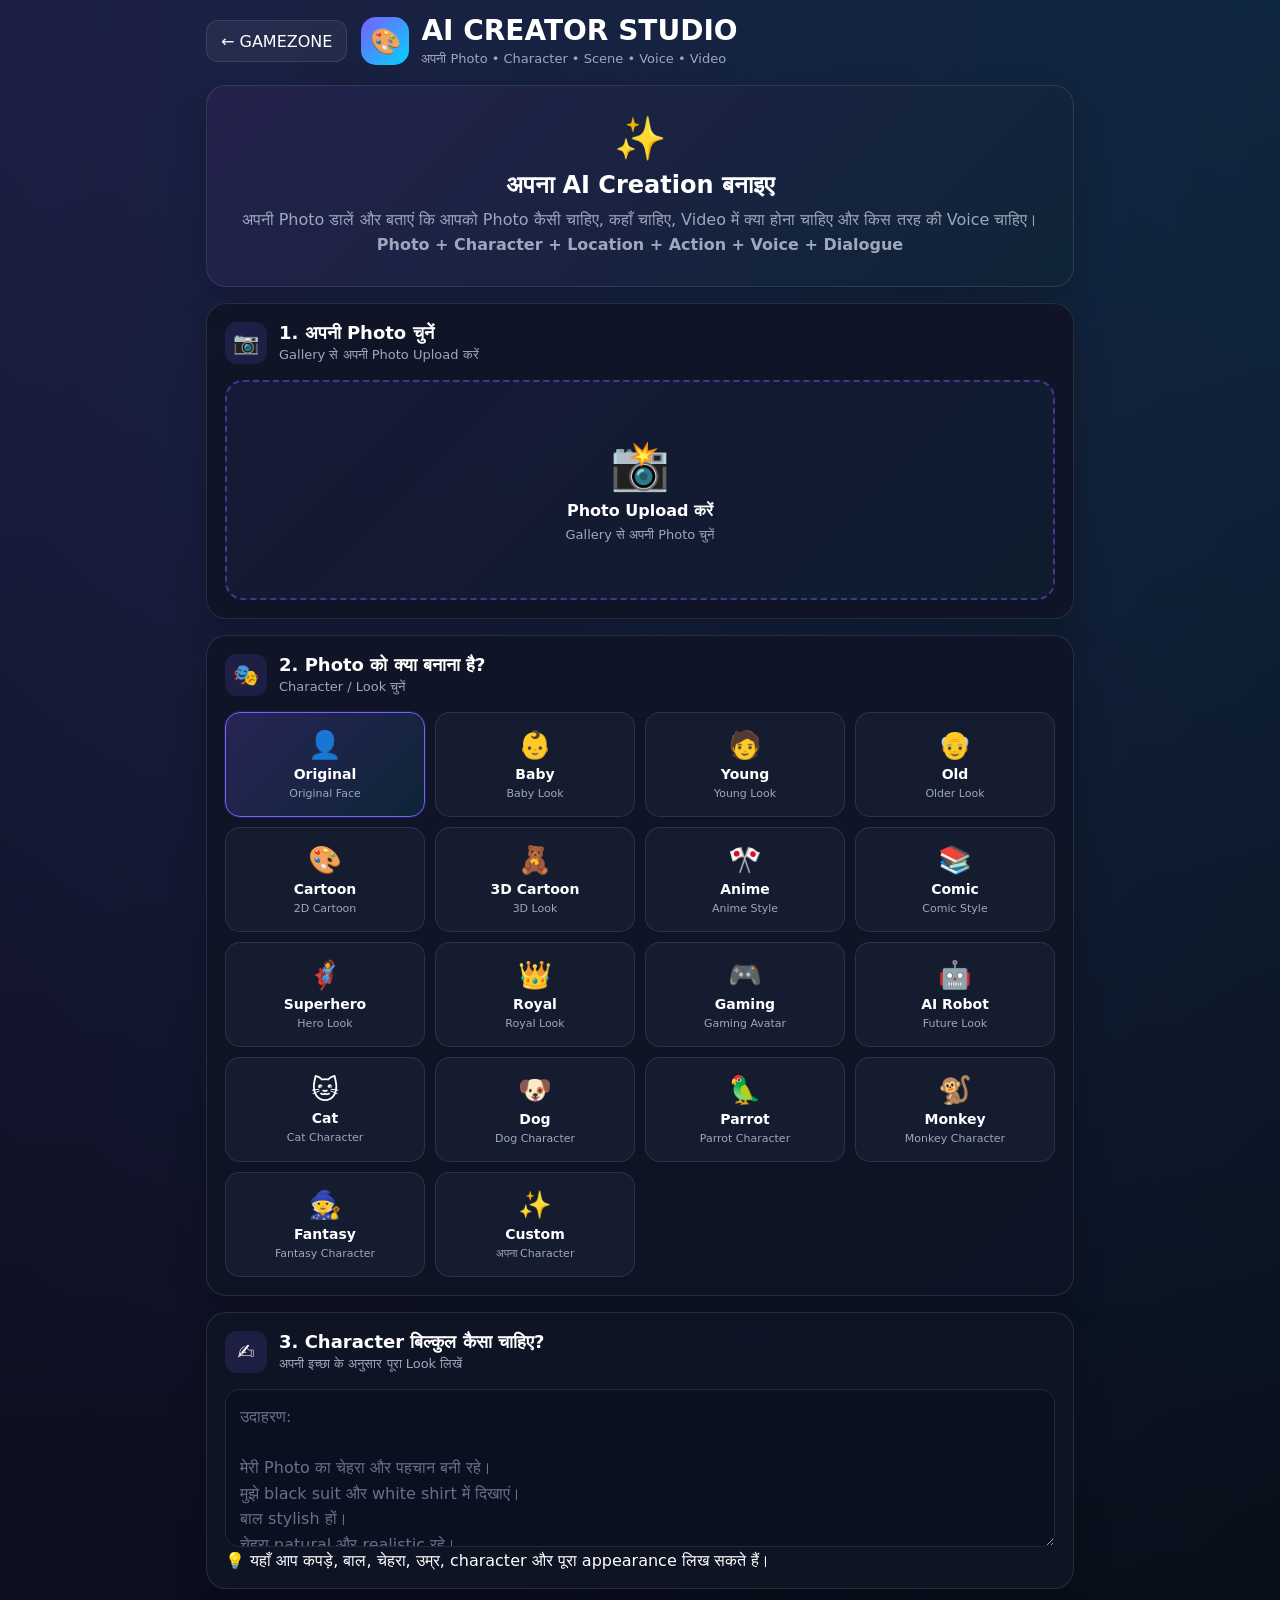
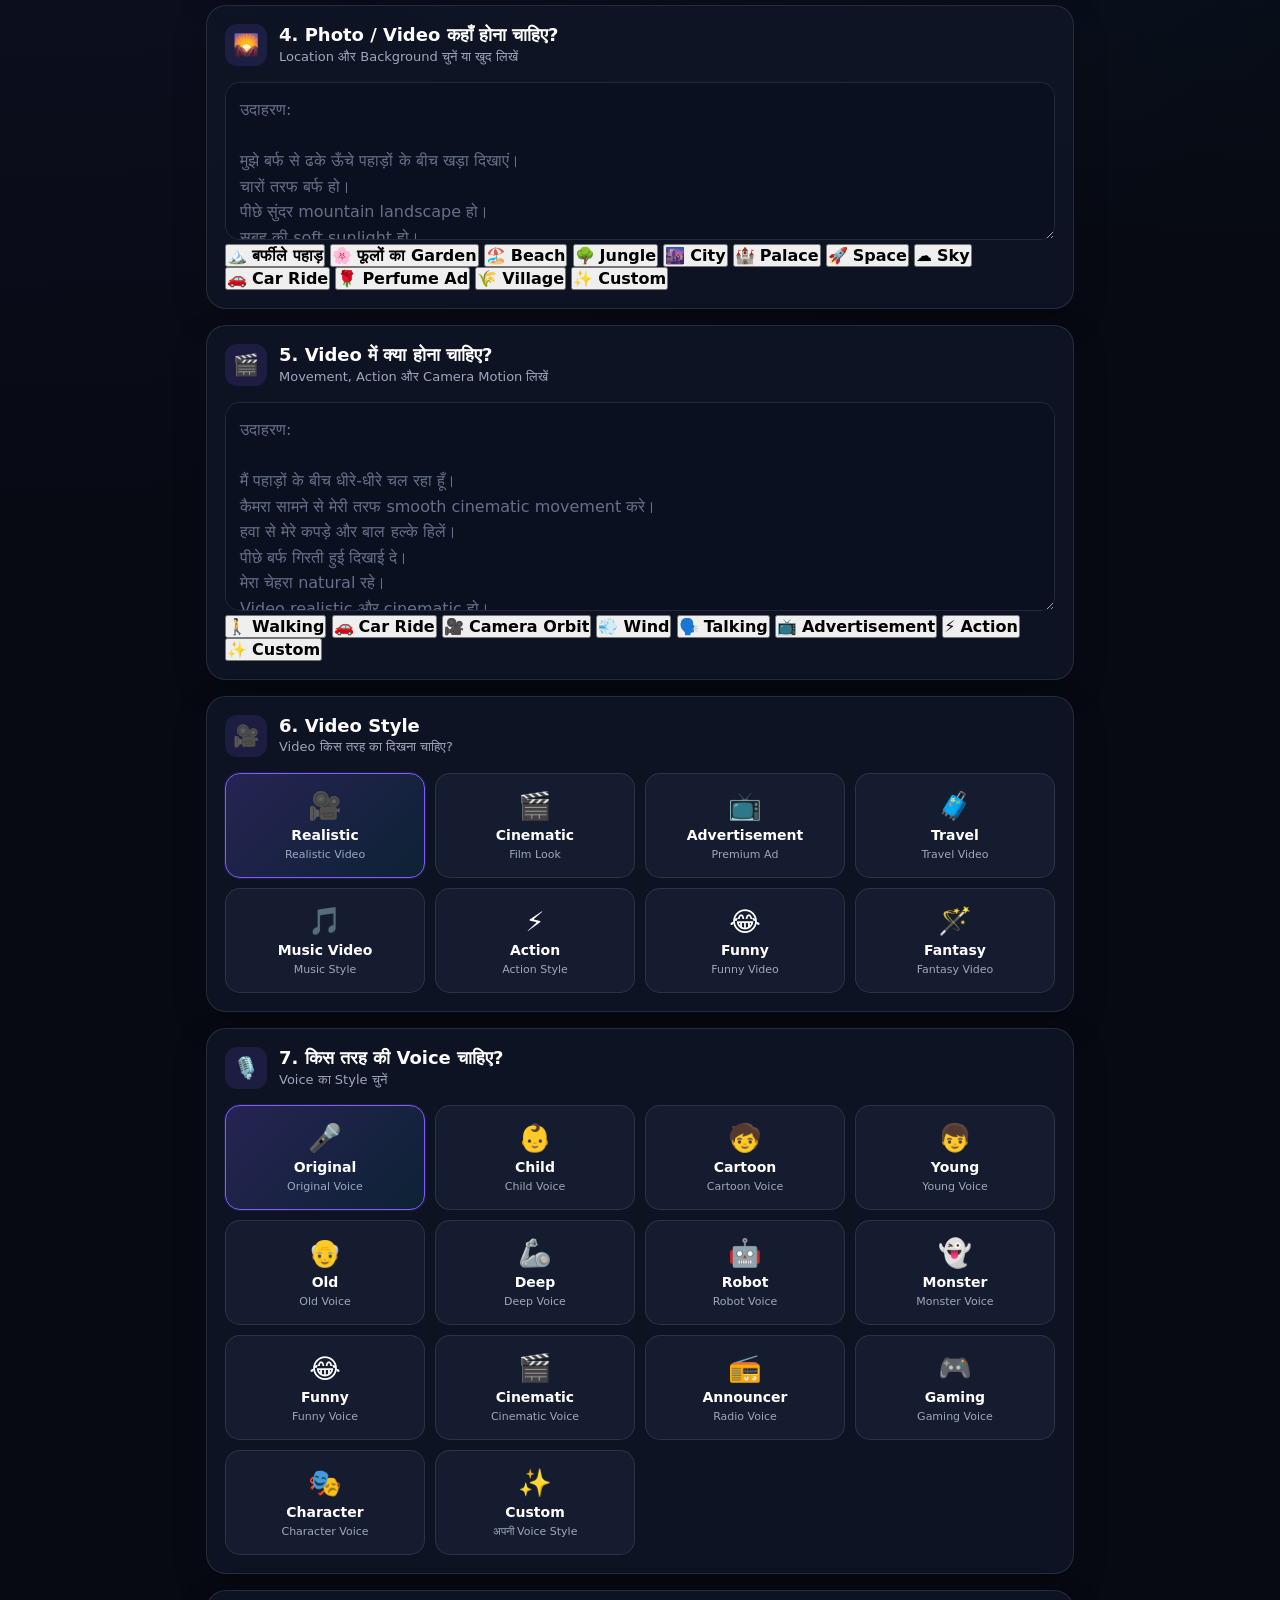
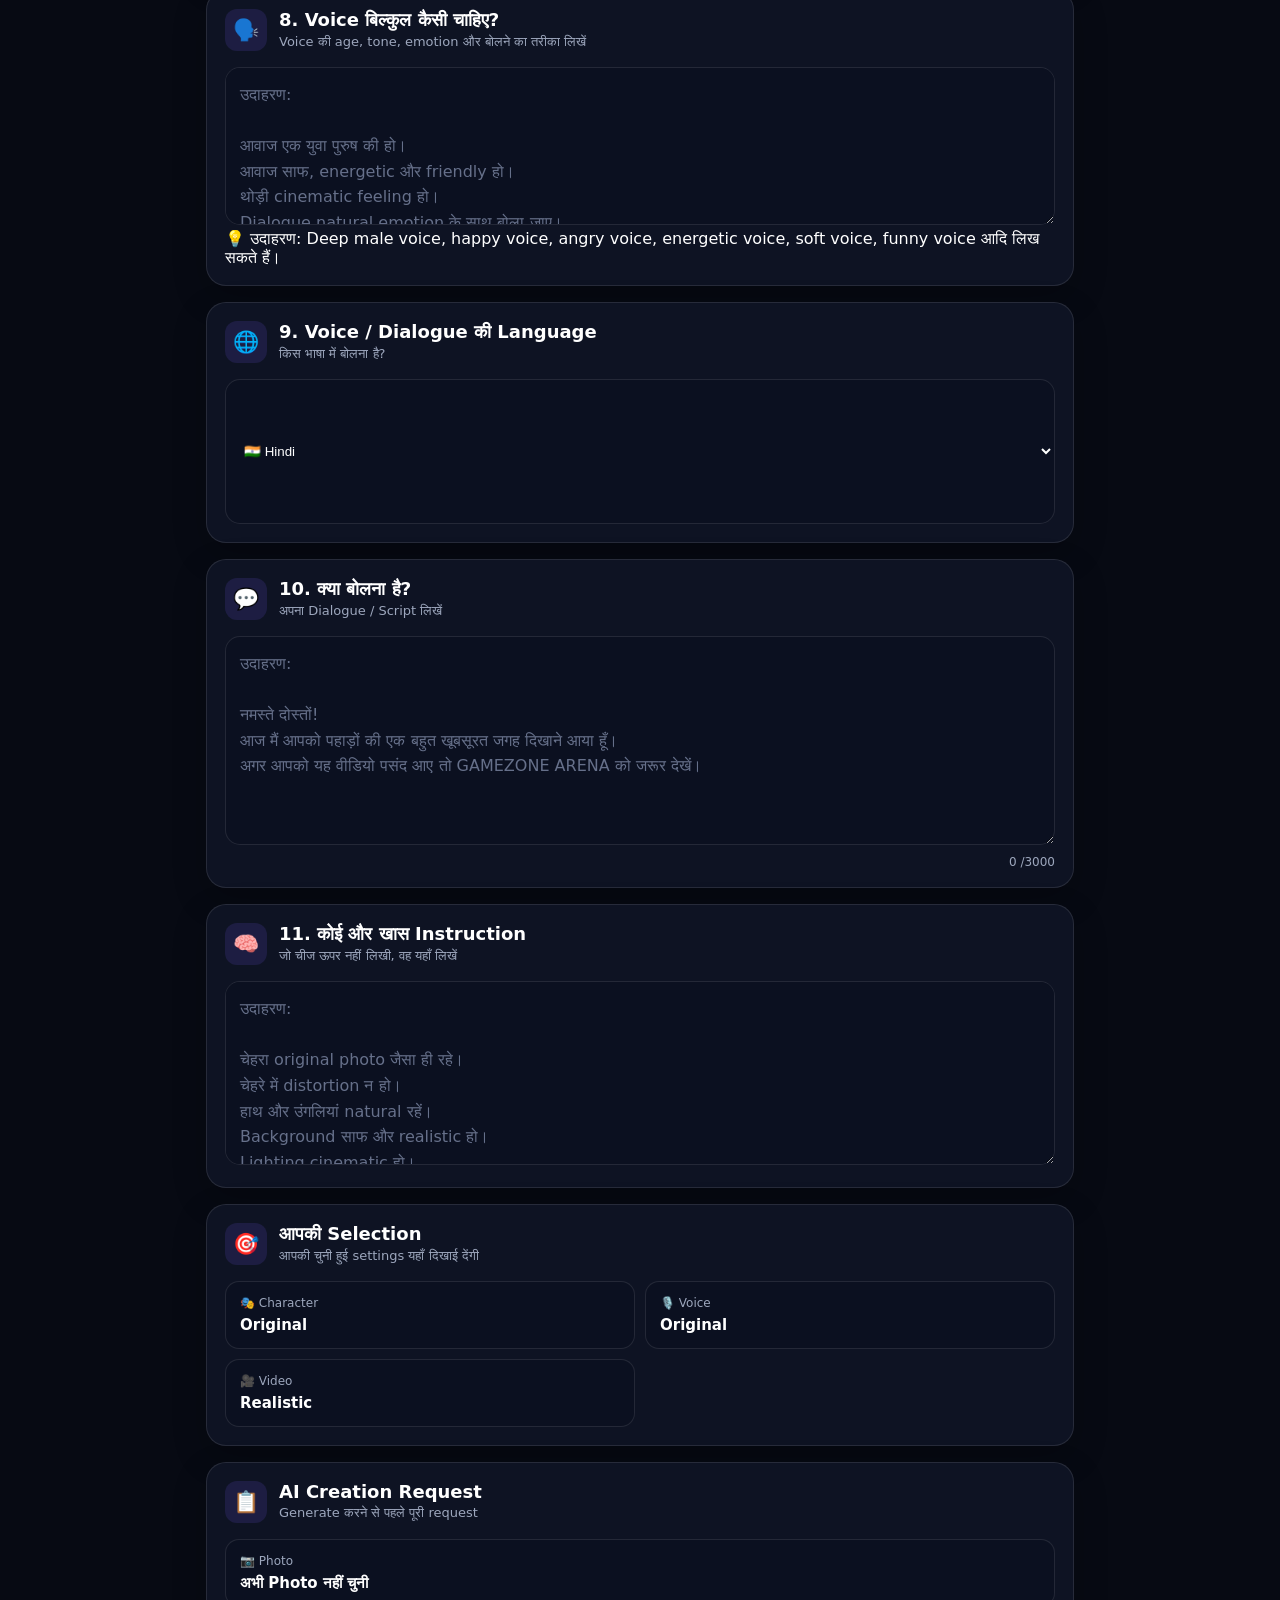
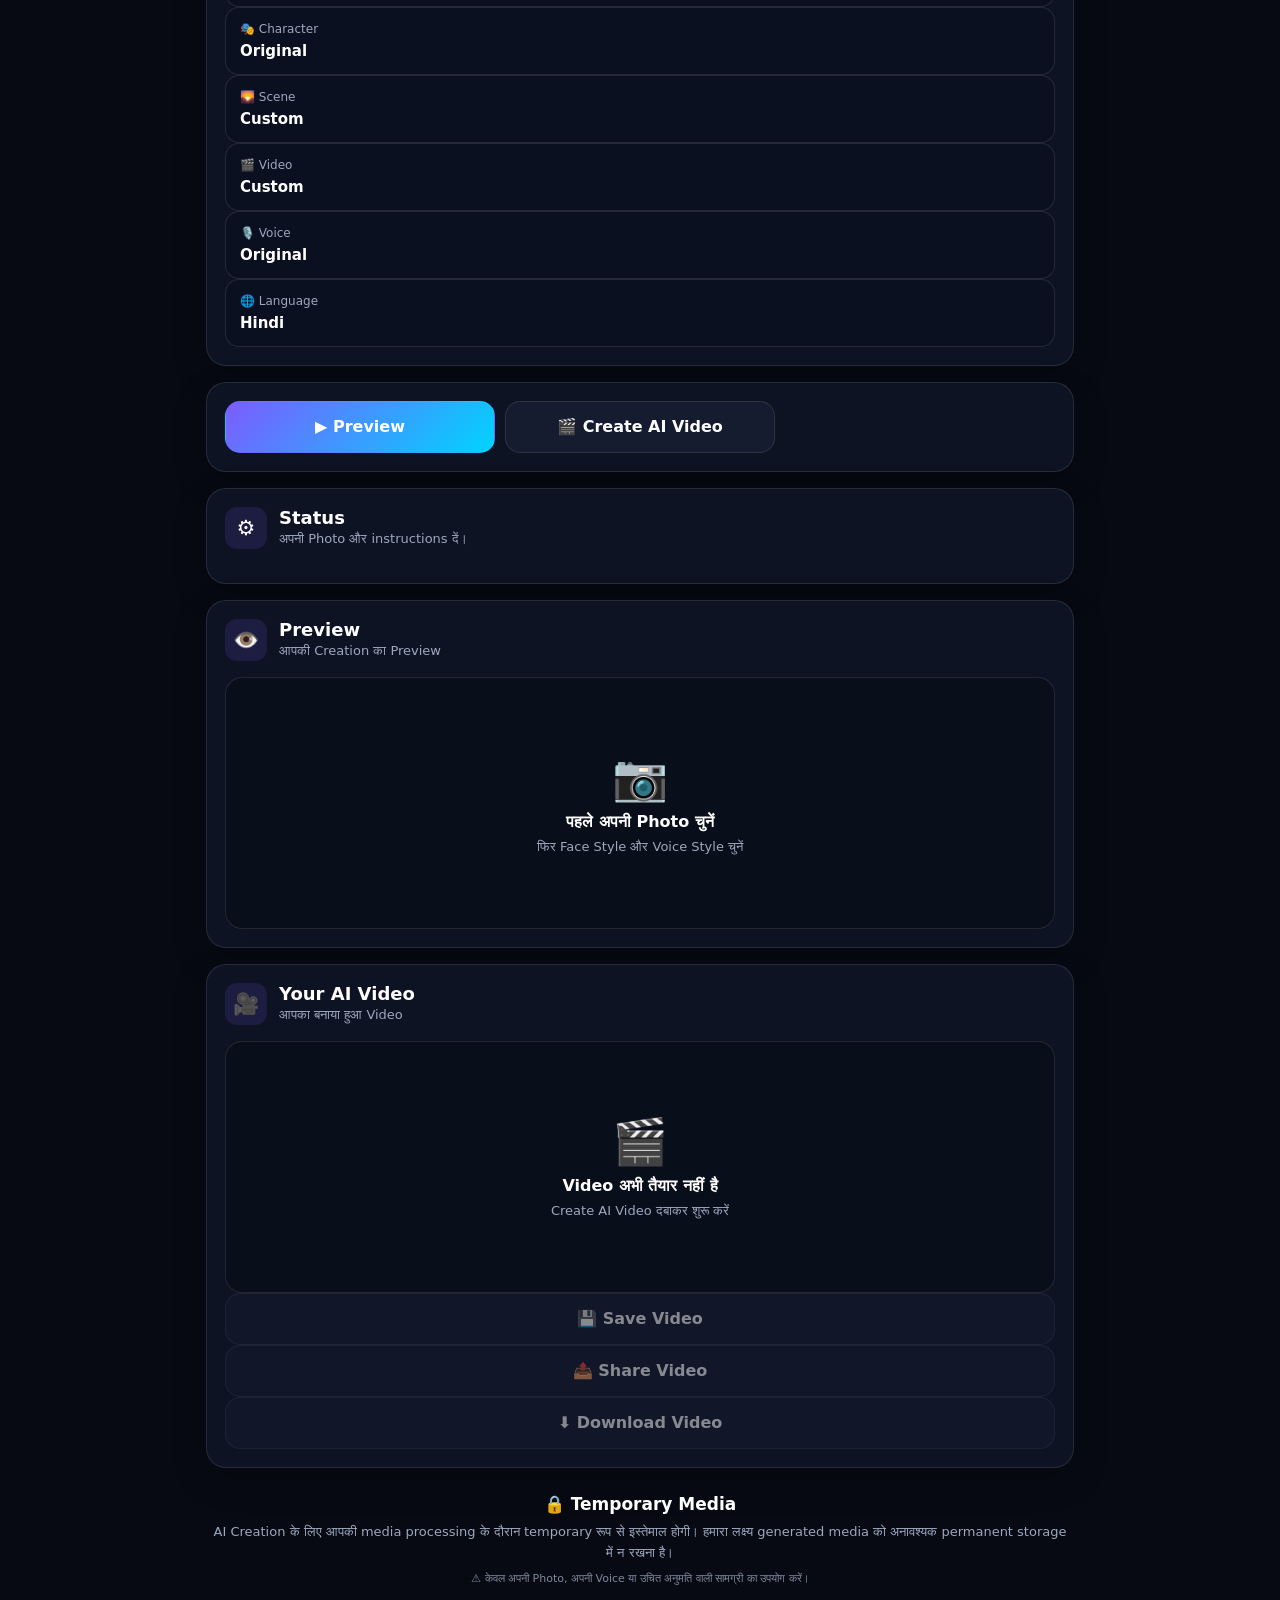
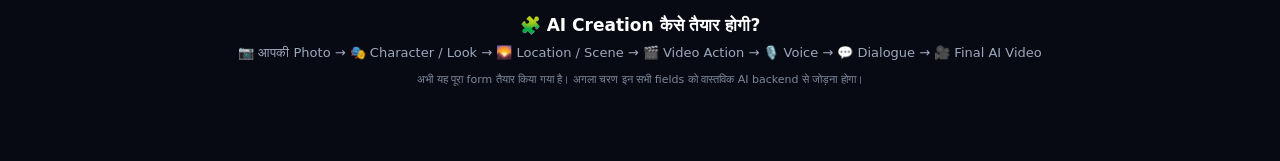
<file: ai-studio/index.html>
<!DOCTYPE html>
<html lang="hi">
<head>
  <meta charset="UTF-8">
  <meta name="viewport" content="width=device-width, initial-scale=1.0">

  <title>AI Creator Studio — GAMEZONE ARENA</title>

  <meta
    name="description"
    content="GAMEZONE ARENA AI Creator Studio — अपनी Photo, Character, Scene, Voice और Video को अपनी पसंद के अनुसार बनाएं."
  >

  <meta name="theme-color" content="#070A13">

  <link rel="stylesheet" href="./style.css">
</head>

<body>

  <main class="creator-app">

    <!-- =====================================================
         HEADER
    ====================================================== -->

    <header class="creator-header">

      <a href="../index.html" class="back-button">
        ← GAMEZONE
      </a>

      <div class="brand-area">

        <div class="brand-icon">
          🎨
        </div>

        <div>
          <h1>AI CREATOR STUDIO</h1>

          <p>
            अपनी Photo • Character • Scene • Voice • Video
          </p>
        </div>

      </div>

    </header>


    <!-- =====================================================
         WELCOME
    ====================================================== -->

    <section class="creator-card welcome-card">

      <div class="welcome-icon">
        ✨
      </div>

      <h2>
        अपना AI Creation बनाइए
      </h2>

      <p>
        अपनी Photo डालें और बताएं कि आपको Photo कैसी चाहिए,
        कहाँ चाहिए, Video में क्या होना चाहिए और किस तरह की
        Voice चाहिए।
      </p>

      <p>
        <strong>
          Photo + Character + Location + Action + Voice + Dialogue
        </strong>
      </p>

    </section>


    <!-- =====================================================
         1. PHOTO
    ====================================================== -->

    <section class="creator-card">

      <div class="section-title">

        <span>📷</span>

        <div>
          <h2>1. अपनी Photo चुनें</h2>

          <p>
            Gallery से अपनी Photo Upload करें
          </p>
        </div>

      </div>


      <label
        for="photoInput"
        class="upload-box"
      >

        <div
          id="photoPreview"
          class="photo-preview"
        >

          <div class="upload-icon">
            📸
          </div>

          <strong>
            Photo Upload करें
          </strong>

          <span>
            Gallery से अपनी Photo चुनें
          </span>

        </div>

      </label>


      <input
        type="file"
        id="photoInput"
        accept="image/*"
        hidden
      >

    </section>


    <!-- =====================================================
         2. CHARACTER / PHOTO STYLE
    ====================================================== -->

    <section class="creator-card">

      <div class="section-title">

        <span>🎭</span>

        <div>
          <h2>
            2. Photo को क्या बनाना है?
          </h2>

          <p>
            Character / Look चुनें
          </p>
        </div>

      </div>


      <div
        class="style-grid"
        id="faceStyles"
      >

        <button
          type="button"
          class="style-option active"
          data-face="original"
        >
          <span class="style-emoji">
            👤
          </span>

          <strong>
            Original
          </strong>

          <small>
            Original Face
          </small>
        </button>


        <button
          type="button"
          class="style-option"
          data-face="baby"
        >
          <span class="style-emoji">
            👶
          </span>

          <strong>
            Baby
          </strong>

          <small>
            Baby Look
          </small>
        </button>


        <button
          type="button"
          class="style-option"
          data-face="young"
        >
          <span class="style-emoji">
            🧑
          </span>

          <strong>
            Young
          </strong>

          <small>
            Young Look
          </small>
        </button>


        <button
          type="button"
          class="style-option"
          data-face="old"
        >
          <span class="style-emoji">
            👴
          </span>

          <strong>
            Old
          </strong>

          <small>
            Older Look
          </small>
        </button>


        <button
          type="button"
          class="style-option"
          data-face="cartoon"
        >
          <span class="style-emoji">
            🎨
          </span>

          <strong>
            Cartoon
          </strong>

          <small>
            2D Cartoon
          </small>
        </button>


        <button
          type="button"
          class="style-option"
          data-face="3d"
        >
          <span class="style-emoji">
            🧸
          </span>

          <strong>
            3D Cartoon
          </strong>

          <small>
            3D Look
          </small>
        </button>


        <button
          type="button"
          class="style-option"
          data-face="anime"
        >
          <span class="style-emoji">
            🎌
          </span>

          <strong>
            Anime
          </strong>

          <small>
            Anime Style
          </small>
        </button>


        <button
          type="button"
          class="style-option"
          data-face="comic"
        >
          <span class="style-emoji">
            📚
          </span>

          <strong>
            Comic
          </strong>

          <small>
            Comic Style
          </small>
        </button>


        <button
          type="button"
          class="style-option"
          data-face="superhero"
        >
          <span class="style-emoji">
            🦸
          </span>

          <strong>
            Superhero
          </strong>

          <small>
            Hero Look
          </small>
        </button>


        <button
          type="button"
          class="style-option"
          data-face="royal"
        >
          <span class="style-emoji">
            👑
          </span>

          <strong>
            Royal
          </strong>

          <small>
            Royal Look
          </small>
        </button>


        <button
          type="button"
          class="style-option"
          data-face="gaming"
        >
          <span class="style-emoji">
            🎮
          </span>

          <strong>
            Gaming
          </strong>

          <small>
            Gaming Avatar
          </small>
        </button>


        <button
          type="button"
          class="style-option"
          data-face="robot"
        >
          <span class="style-emoji">
            🤖
          </span>

          <strong>
            AI Robot
          </strong>

          <small>
            Future Look
          </small>
        </button>


        <button
          type="button"
          class="style-option"
          data-face="cat"
        >
          <span class="style-emoji">
            🐱
          </span>

          <strong>
            Cat
          </strong>

          <small>
            Cat Character
          </small>
        </button>


        <button
          type="button"
          class="style-option"
          data-face="dog"
        >
          <span class="style-emoji">
            🐶
          </span>

          <strong>
            Dog
          </strong>

          <small>
            Dog Character
          </small>
        </button>


        <button
          type="button"
          class="style-option"
          data-face="parrot"
        >
          <span class="style-emoji">
            🦜
          </span>

          <strong>
            Parrot
          </strong>

          <small>
            Parrot Character
          </small>
        </button>


        <button
          type="button"
          class="style-option"
          data-face="monkey"
        >
          <span class="style-emoji">
            🐒
          </span>

          <strong>
            Monkey
          </strong>

          <small>
            Monkey Character
          </small>
        </button>


        <button
          type="button"
          class="style-option"
          data-face="fantasy"
        >
          <span class="style-emoji">
            🧙
          </span>

          <strong>
            Fantasy
          </strong>

          <small>
            Fantasy Character
          </small>
        </button>


        <button
          type="button"
          class="style-option"
          data-face="custom"
        >
          <span class="style-emoji">
            ✨
          </span>

          <strong>
            Custom
          </strong>

          <small>
            अपना Character
          </small>
        </button>

      </div>

    </section>


    <!-- =====================================================
         3. EXACT CHARACTER INSTRUCTION
    ====================================================== -->

    <section class="creator-card">

      <div class="section-title">

        <span>✍️</span>

        <div>
          <h2>
            3. Character बिल्कुल कैसा चाहिए?
          </h2>

          <p>
            अपनी इच्छा के अनुसार पूरा Look लिखें
          </p>
        </div>

      </div>


      <textarea
        id="characterPrompt"
        class="script-input"
        rows="5"
        maxlength="1500"
        placeholder="उदाहरण:

मेरी Photo का चेहरा और पहचान बनी रहे।
मुझे black suit और white shirt में दिखाएं।
बाल stylish हों।
चेहरा natural और realistic रहे।
पूरा Look premium और cinematic हो।"
      ></textarea>


      <div class="character-help">

        💡 यहाँ आप कपड़े, बाल, चेहरा, उम्र,
        character और पूरा appearance लिख सकते हैं।

      </div>

    </section>


    <!-- =====================================================
         4. LOCATION / BACKGROUND / SCENE
    ====================================================== -->

    <section class="creator-card">

      <div class="section-title">

        <span>🌄</span>

        <div>
          <h2>
            4. Photo / Video कहाँ होना चाहिए?
          </h2>

          <p>
            Location और Background चुनें या खुद लिखें
          </p>
        </div>

      </div>


      <textarea
        id="scenePrompt"
        class="script-input"
        rows="5"
        maxlength="2000"
        placeholder="उदाहरण:

मुझे बर्फ से ढके ऊँचे पहाड़ों के बीच खड़ा दिखाएं।
चारों तरफ बर्फ हो।
पीछे सुंदर mountain landscape हो।
सुबह की soft sunlight हो।
पूरा scene realistic और cinematic हो।"
      ></textarea>


      <div class="scene-grid">

        <button
          type="button"
          class="scene-option"
          data-scene="बर्फ से ढके ऊँचे पहाड़ों के बीच सुंदर cinematic location, चारों तरफ snow और पीछे mountain landscape"
        >
          🏔️
          <strong>
            बर्फीले पहाड़
          </strong>
        </button>


        <button
          type="button"
          class="scene-option"
          data-scene="रंग-बिरंगे फूलों से भरे सुंदर garden में cinematic scene"
        >
          🌸
          <strong>
            फूलों का Garden
          </strong>
        </button>


        <button
          type="button"
          class="scene-option"
          data-scene="सुंदर समुद्र के किनारे beach पर sunset का cinematic scene"
        >
          🏖️
          <strong>
            Beach
          </strong>
        </button>


        <button
          type="button"
          class="scene-option"
          data-scene="हरे-भरे जंगल के बीच natural cinematic environment"
        >
          🌳
          <strong>
            Jungle
          </strong>
        </button>


        <button
          type="button"
          class="scene-option"
          data-scene="आधुनिक बड़े शहर की चमकदार सड़क पर cinematic night scene"
        >
          🌆
          <strong>
            City
          </strong>
        </button>


        <button
          type="button"
          class="scene-option"
          data-scene="शानदार royal palace के अंदर premium cinematic environment"
        >
          🏰
          <strong>
            Palace
          </strong>
        </button>


        <button
          type="button"
          class="scene-option"
          data-scene="अंतरिक्ष में पृथ्वी के पास futuristic cinematic environment"
        >
          🚀
          <strong>
            Space
          </strong>
        </button>


        <button
          type="button"
          class="scene-option"
          data-scene="आसमान में बादलों के बीच cinematic flying environment"
        >
          ☁️
          <strong>
            Sky
          </strong>
        </button>


        <button
          type="button"
          class="scene-option"
          data-scene="luxury car के साथ सुंदर पहाड़ी सड़क पर cinematic travel scene"
        >
          🚗
          <strong>
            Car Ride
          </strong>
        </button>


        <button
          type="button"
          class="scene-option"
          data-scene="luxury perfume advertisement जैसा premium studio environment, elegant lighting और luxury product setup"
        >
          🌹
          <strong>
            Perfume Ad
          </strong>
        </button>


        <button
          type="button"
          class="scene-option"
          data-scene="सुंदर भारतीय गांव, खेत और प्राकृतिक वातावरण के बीच cinematic scene"
        >
          🌾
          <strong>
            Village
          </strong>
        </button>


        <button
          type="button"
          class="scene-option"
          data-scene="मेरे custom instructions के अनुसार location और background"
        >
          ✨
          <strong>
            Custom
          </strong>
        </button>

      </div>

    </section>


    <!-- =====================================================
         5. VIDEO ACTION
    ====================================================== -->

    <section class="creator-card">

      <div class="section-title">

        <span>🎬</span>

        <div>
          <h2>
            5. Video में क्या होना चाहिए?
          </h2>

          <p>
            Movement, Action और Camera Motion लिखें
          </p>
        </div>

      </div>


      <textarea
        id="videoPrompt"
        class="script-input"
        rows="7"
        maxlength="2500"
        placeholder="उदाहरण:

मैं पहाड़ों के बीच धीरे-धीरे चल रहा हूँ।
कैमरा सामने से मेरी तरफ smooth cinematic movement करे।
हवा से मेरे कपड़े और बाल हल्के हिलें।
पीछे बर्फ गिरती हुई दिखाई दे।
मेरा चेहरा natural रहे।
Video realistic और cinematic हो।"
      ></textarea>


      <div class="scene-grid">

        <button
          type="button"
          class="scene-option"
          data-video-action="व्यक्ति धीरे-धीरे camera की तरफ चलता है, smooth cinematic camera movement"
        >
          🚶
          <strong>
            Walking
          </strong>
        </button>


        <button
          type="button"
          class="scene-option"
          data-video-action="व्यक्ति luxury car में बैठकर सुंदर सड़क पर travel करता है, cinematic tracking shot"
        >
          🚗
          <strong>
            Car Ride
          </strong>
        </button>


        <button
          type="button"
          class="scene-option"
          data-video-action="camera धीरे-धीरे व्यक्ति के चारों तरफ घूमता है, smooth cinematic orbit"
        >
          🎥
          <strong>
            Camera Orbit
          </strong>
        </button>


        <button
          type="button"
          class="scene-option"
          data-video-action="हवा में कपड़े और बाल natural तरीके से movement करते हैं, cinematic slow motion"
        >
          💨
          <strong>
            Wind
          </strong>
        </button>


        <button
          type="button"
          class="scene-option"
          data-video-action="व्यक्ति camera की तरफ देखकर natural तरीके से बोलता है और facial expression करता है"
        >
          🗣️
          <strong>
            Talking
          </strong>
        </button>


        <button
          type="button"
          class="scene-option"
          data-video-action="cinematic advertisement style product presentation, smooth camera movement और premium lighting"
        >
          📺
          <strong>
            Advertisement
          </strong>
        </button>


        <button
          type="button"
          class="scene-option"
          data-video-action="dynamic action movement, cinematic camera motion और energetic scene"
        >
          ⚡
          <strong>
            Action
          </strong>
        </button>


        <button
          type="button"
          class="scene-option"
          data-video-action="मेरे द्वारा लिखे गए custom video instructions के अनुसार movement और camera action"
        >
          ✨
          <strong>
            Custom
          </strong>
        </button>

      </div>

    </section>


    <!-- =====================================================
         6. VIDEO STYLE
    ====================================================== -->

    <section class="creator-card">

      <div class="section-title">

        <span>🎥</span>

        <div>
          <h2>
            6. Video Style
          </h2>

          <p>
            Video किस तरह का दिखना चाहिए?
          </p>
        </div>

      </div>


      <div
        class="style-grid"
        id="videoStyles"
      >

        <button
          type="button"
          class="style-option active"
          data-video-style="realistic"
        >
          <span class="style-emoji">
            🎥
          </span>

          <strong>
            Realistic
          </strong>

          <small>
            Realistic Video
          </small>
        </button>


        <button
          type="button"
          class="style-option"
          data-video-style="cinematic"
        >
          <span class="style-emoji">
            🎬
          </span>

          <strong>
            Cinematic
          </strong>

          <small>
            Film Look
          </small>
        </button>


        <button
          type="button"
          class="style-option"
          data-video-style="advertisement"
        >
          <span class="style-emoji">
            📺
          </span>

          <strong>
            Advertisement
          </strong>

          <small>
            Premium Ad
          </small>
        </button>


        <button
          type="button"
          class="style-option"
          data-video-style="travel"
        >
          <span class="style-emoji">
            🧳
          </span>

          <strong>
            Travel
          </strong>

          <small>
            Travel Video
          </small>
        </button>


        <button
          type="button"
          class="style-option"
          data-video-style="music"
        >
          <span class="style-emoji">
            🎵
          </span>

          <strong>
            Music Video
          </strong>

          <small>
            Music Style
          </small>
        </button>


        <button
          type="button"
          class="style-option"
          data-video-style="action"
        >
          <span class="style-emoji">
            ⚡
          </span>

          <strong>
            Action
          </strong>

          <small>
            Action Style
          </small>
        </button>


        <button
          type="button"
          class="style-option"
          data-video-style="funny"
        >
          <span class="style-emoji">
            😂
          </span>

          <strong>
            Funny
          </strong>

          <small>
            Funny Video
          </small>
        </button>


        <button
          type="button"
          class="style-option"
          data-video-style="fantasy"
        >
          <span class="style-emoji">
            🪄
          </span>

          <strong>
            Fantasy
          </strong>

          <small>
            Fantasy Video
          </small>
        </button>

      </div>

    </section>


    <!-- =====================================================
         7. VOICE STYLE
    ====================================================== -->

    <section class="creator-card">

      <div class="section-title">

        <span>🎙️</span>

        <div>
          <h2>
            7. किस तरह की Voice चाहिए?
          </h2>

          <p>
            Voice का Style चुनें
          </p>
        </div>

      </div>


      <div
        class="style-grid"
        id="voiceStyles"
      >

        <button
          type="button"
          class="style-option active"
          data-voice="original"
        >
          <span class="style-emoji">
            🎤
          </span>

          <strong>
            Original
          </strong>

          <small>
            Original Voice
          </small>
        </button>


        <button
          type="button"
          class="style-option"
          data-voice="child"
        >
          <span class="style-emoji">
            👶
          </span>

          <strong>
            Child
          </strong>

          <small>
            Child Voice
          </small>
        </button>


        <button
          type="button"
          class="style-option"
          data-voice="cartoon"
        >
          <span class="style-emoji">
            🧒
          </span>

          <strong>
            Cartoon
          </strong>

          <small>
            Cartoon Voice
          </small>
        </button>


        <button
          type="button"
          class="style-option"
          data-voice="young"
        >
          <span class="style-emoji">
            👦
          </span>

          <strong>
            Young
          </strong>

          <small>
            Young Voice
          </small>
        </button>


        <button
          type="button"
          class="style-option"
          data-voice="old"
        >
          <span class="style-emoji">
            👴
          </span>

          <strong>
            Old
          </strong>

          <small>
            Old Voice
          </small>
        </button>


        <button
          type="button"
          class="style-option"
          data-voice="deep"
        >
          <span class="style-emoji">
            🦾
          </span>

          <strong>
            Deep
          </strong>

          <small>
            Deep Voice
          </small>
        </button>


        <button
          type="button"
          class="style-option"
          data-voice="robot"
        >
          <span class="style-emoji">
            🤖
          </span>

          <strong>
            Robot
          </strong>

          <small>
            Robot Voice
          </small>
        </button>


        <button
          type="button"
          class="style-option"
          data-voice="monster"
        >
          <span class="style-emoji">
            👻
          </span>

          <strong>
            Monster
          </strong>

          <small>
            Monster Voice
          </small>
        </button>


        <button
          type="button"
          class="style-option"
          data-voice="funny"
        >
          <span class="style-emoji">
            😂
          </span>

          <strong>
            Funny
          </strong>

          <small>
            Funny Voice
          </small>
        </button>


        <button
          type="button"
          class="style-option"
          data-voice="cinematic"
        >
          <span class="style-emoji">
            🎬
          </span>

          <strong>
            Cinematic
          </strong>

          <small>
            Cinematic Voice
          </small>
        </button>


        <button
          type="button"
          class="style-option"
          data-voice="radio"
        >
          <span class="style-emoji">
            📻
          </span>

          <strong>
            Announcer
          </strong>

          <small>
            Radio Voice
          </small>
        </button>


        <button
          type="button"
          class="style-option"
          data-voice="gaming"
        >
          <span class="style-emoji">
            🎮
          </span>

          <strong>
            Gaming
          </strong>

          <small>
            Gaming Voice
          </small>
        </button>


        <button
          type="button"
          class="style-option"
          data-voice="character"
        >
          <span class="style-emoji">
            🎭
          </span>

          <strong>
            Character
          </strong>

          <small>
            Character Voice
          </small>
        </button>


        <button
          type="button"
          class="style-option"
          data-voice="custom"
        >
          <span class="style-emoji">
            ✨
          </span>

          <strong>
            Custom
          </strong>

          <small>
            अपनी Voice Style
          </small>
        </button>

      </div>

    </section>


    <!-- =====================================================
         8. EXACT VOICE INSTRUCTION
    ====================================================== -->

    <section class="creator-card">

      <div class="section-title">

        <span>🗣️</span>

        <div>
          <h2>
            8. Voice बिल्कुल कैसी चाहिए?
          </h2>

          <p>
            Voice की age, tone, emotion और बोलने का तरीका लिखें
          </p>
        </div>

      </div>


      <textarea
        id="voicePrompt"
        class="script-input"
        rows="5"
        maxlength="1200"
        placeholder="उदाहरण:

आवाज एक युवा पुरुष की हो।
आवाज साफ, energetic और friendly हो।
थोड़ी cinematic feeling हो।
Dialogue natural emotion के साथ बोला जाए।"
      ></textarea>


      <div class="character-help">

        💡 उदाहरण:
        Deep male voice, happy voice, angry voice,
        energetic voice, soft voice, funny voice आदि लिख सकते हैं।

      </div>

    </section>


    <!-- =====================================================
         9. LANGUAGE
    ====================================================== -->

    <section class="creator-card">

      <div class="section-title">

        <span>🌐</span>

        <div>
          <h2>
            9. Voice / Dialogue की Language
          </h2>

          <p>
            किस भाषा में बोलना है?
          </p>
        </div>

      </div>


      <select
        id="languageSelect"
        class="script-input"
      >

        <option value="hi-IN">
          🇮🇳 Hindi
        </option>

        <option value="hi-en">
          🇮🇳 Hinglish
        </option>

        <option value="en-US">
          🇺🇸 English
        </option>

        <option value="en-GB">
          🇬🇧 British English
        </option>

        <option value="bn-IN">
          🇮🇳 Bengali
        </option>

        <option value="pa-IN">
          🇮🇳 Punjabi
        </option>

        <option value="mr-IN">
          🇮🇳 Marathi
        </option>

        <option value="gu-IN">
          🇮🇳 Gujarati
        </option>

        <option value="custom">
          ✨ Custom
        </option>

      </select>

    </section>


    <!-- =====================================================
         10. DIALOGUE
    ====================================================== -->

    <section class="creator-card">

      <div class="section-title">

        <span>💬</span>

        <div>
          <h2>
            10. क्या बोलना है?
          </h2>

          <p>
            अपना Dialogue / Script लिखें
          </p>
        </div>

      </div>


      <textarea
        id="scriptText"
        class="script-input"
        rows="7"
        maxlength="3000"
        placeholder="उदाहरण:

नमस्ते दोस्तों!
आज मैं आपको पहाड़ों की एक बहुत खूबसूरत जगह दिखाने आया हूँ।
अगर आपको यह वीडियो पसंद आए तो GAMEZONE ARENA को जरूर देखें।"
      ></textarea>


      <div class="character-count">

        <span id="characterCount">
          0
        </span>

        /3000

      </div>

    </section>


    <!-- =====================================================
         11. ADVANCED INSTRUCTIONS
    ====================================================== -->

    <section class="creator-card">

      <div class="section-title">

        <span>🧠</span>

        <div>
          <h2>
            11. कोई और खास Instruction
          </h2>

          <p>
            जो चीज ऊपर नहीं लिखी, वह यहाँ लिखें
          </p>
        </div>

      </div>


      <textarea
        id="advancedPrompt"
        class="script-input"
        rows="6"
        maxlength="2500"
        placeholder="उदाहरण:

चेहरा original photo जैसा ही रहे।
चेहरे में distortion न हो।
हाथ और उंगलियां natural रहें।
Background साफ और realistic हो।
Lighting cinematic हो।
Video smooth हो।
अनावश्यक लोग दिखाई न दें।
पूरी video premium quality में हो।"
      ></textarea>

    </section>


    <!-- =====================================================
         12. SELECTED STYLE / CURRENT SETTINGS
    ====================================================== -->

    <section class="creator-card selected-card">

      <div class="section-title">

        <span>🎯</span>

        <div>
          <h2>
            आपकी Selection
          </h2>

          <p>
            आपकी चुनी हुई settings यहाँ दिखाई देंगी
          </p>
        </div>

      </div>


      <div class="selection-row">

        <div class="selection-item">

          <span>
            🎭 Character
          </span>

          <strong id="selectedFace">
            Original
          </strong>

        </div>


        <div class="selection-item">

          <span>
            🎙️ Voice
          </span>

          <strong id="selectedVoice">
            Original
          </strong>

        </div>


        <div class="selection-item">

          <span>
            🎥 Video
          </span>

          <strong id="selectedVideoStyle">
            Realistic
          </strong>

        </div>

      </div>

    </section>


    <!-- =====================================================
         13. AI CREATION SUMMARY
    ====================================================== -->

    <section
      id="creationSummary"
      class="creator-card selected-card"
    >

      <div class="section-title">

        <span>📋</span>

        <div>
          <h2>
            AI Creation Request
          </h2>

          <p>
            Generate करने से पहले पूरी request
          </p>
        </div>

      </div>


      <div id="summaryContent">

        <div class="selection-item">

          <span>
            📷 Photo
          </span>

          <strong id="summaryPhoto">
            अभी Photo नहीं चुनी
          </strong>

        </div>


        <div class="selection-item">

          <span>
            🎭 Character
          </span>

          <strong id="summaryCharacter">
            Original
          </strong>

        </div>


        <div class="selection-item">

          <span>
            🌄 Scene
          </span>

          <strong id="summaryScene">
            Custom
          </strong>

        </div>


        <div class="selection-item">

          <span>
            🎬 Video
          </span>

          <strong id="summaryVideo">
            Custom
          </strong>

        </div>


        <div class="selection-item">

          <span>
            🎙️ Voice
          </span>

          <strong id="summaryVoice">
            Original
          </strong>

        </div>


        <div class="selection-item">

          <span>
            🌐 Language
          </span>

          <strong id="summaryLanguage">
            Hindi
          </strong>

        </div>

      </div>

    </section>


    <!-- =====================================================
         14. CREATOR ACTIONS
    ====================================================== -->

    <section class="creator-card action-card">

      <button
        id="previewBtn"
        type="button"
        class="primary-button"
      >
        ▶️ Preview
      </button>


      <button
        id="createVideoBtn"
        type="button"
        class="secondary-button"
      >
        🎬 Create AI Video
      </button>

    </section>


    <!-- =====================================================
         15. STATUS
    ====================================================== -->

    <section
      id="creatorStatus"
      class="creator-card"
      aria-live="polite"
    >

      <div class="section-title">

        <span>⚙️</span>

        <div>

          <h2>
            Status
          </h2>

          <p id="statusText">
            अपनी Photo और instructions दें।
          </p>

        </div>

      </div>

    </section>


    <!-- =====================================================
         16. PREVIEW
    ====================================================== -->

    <section
      id="previewSection"
      class="creator-card preview-card"
    >

      <div class="section-title">

        <span>👁️</span>

        <div>

          <h2>
            Preview
          </h2>

          <p>
            आपकी Creation का Preview
          </p>

        </div>

      </div>


      <div
        id="creatorPreview"
        class="creator-preview"
      >

        <div class="preview-placeholder">

          <div>
            🎨
          </div>

          <strong>
            Preview यहाँ दिखाई देगा
          </strong>

          <span>
            Photo और Settings चुनकर Preview दबाएँ
          </span>

        </div>

      </div>

    </section>


    <!-- =====================================================
         17. VIDEO RESULT
    ====================================================== -->

    <section
      id="videoSection"
      class="creator-card video-card"
    >

      <div class="section-title">

        <span>🎥</span>

        <div>

          <h2>
            Your AI Video
          </h2>

          <p>
            आपका बनाया हुआ Video
          </p>

        </div>

      </div>


      <div
        id="videoResult"
        class="video-result"
      >

        <div class="preview-placeholder">

          <div>
            🎬
          </div>

          <strong>
            Video अभी तैयार नहीं है
          </strong>

          <span>
            Create AI Video दबाकर शुरू करें
          </span>

        </div>

      </div>


      <!-- Future script.js will activate these -->

      <div
        id="videoActions"
        class="video-actions"
      >

        <button
          type="button"
          id="saveBtn"
          class="secondary-button"
          disabled
        >
          💾 Save Video
        </button>


        <button
          type="button"
          id="shareBtn"
          class="secondary-button"
          disabled
        >
          📤 Share Video
        </button>


        <button
          type="button"
          id="downloadBtn"
          class="secondary-button"
          disabled
        >
          ⬇️ Download Video
        </button>

      </div>

    </section>


    <!-- =====================================================
         18. TEMPORARY MEDIA
    ====================================================== -->

    <section class="creator-info">

      <h3>
        🔒 Temporary Media
      </h3>

      <p>
        AI Creation के लिए आपकी media processing के दौरान
        temporary रूप से इस्तेमाल होगी। हमारा लक्ष्य generated
        media को अनावश्यक permanent storage में न रखना है।
      </p>

      <p class="small-note">
        ⚠️ केवल अपनी Photo, अपनी Voice या उचित अनुमति वाली
        सामग्री का उपयोग करें।
      </p>

    </section>


    <!-- =====================================================
         19. HOW IT WILL WORK
         अभी केवल information — functionality बाद में script.js
    ====================================================== -->

    <section class="creator-info">

      <h3>
        🧩 AI Creation कैसे तैयार होगी?
      </h3>

      <p>
        📷 आपकी Photo
        →
        🎭 Character / Look
        →
        🌄 Location / Scene
        →
        🎬 Video Action
        →
        🎙️ Voice
        →
        💬 Dialogue
        →
        🎥 Final AI Video
      </p>

      <p class="small-note">
        अभी यह पूरा form तैयार किया गया है।
        अगला चरण इन सभी fields को वास्तविक AI backend
        से जोड़ना होगा।
      </p>

    </section>

  </main>


  <!-- =====================================================
       IMPORTANT:
       script.js अभी वही पुराना रहेगा।
       अभी इसमें कोई नया JavaScript नहीं जोड़ा गया है।
  ====================================================== -->

  <script src="./script.js"></script>

</body>
</html>
</file>
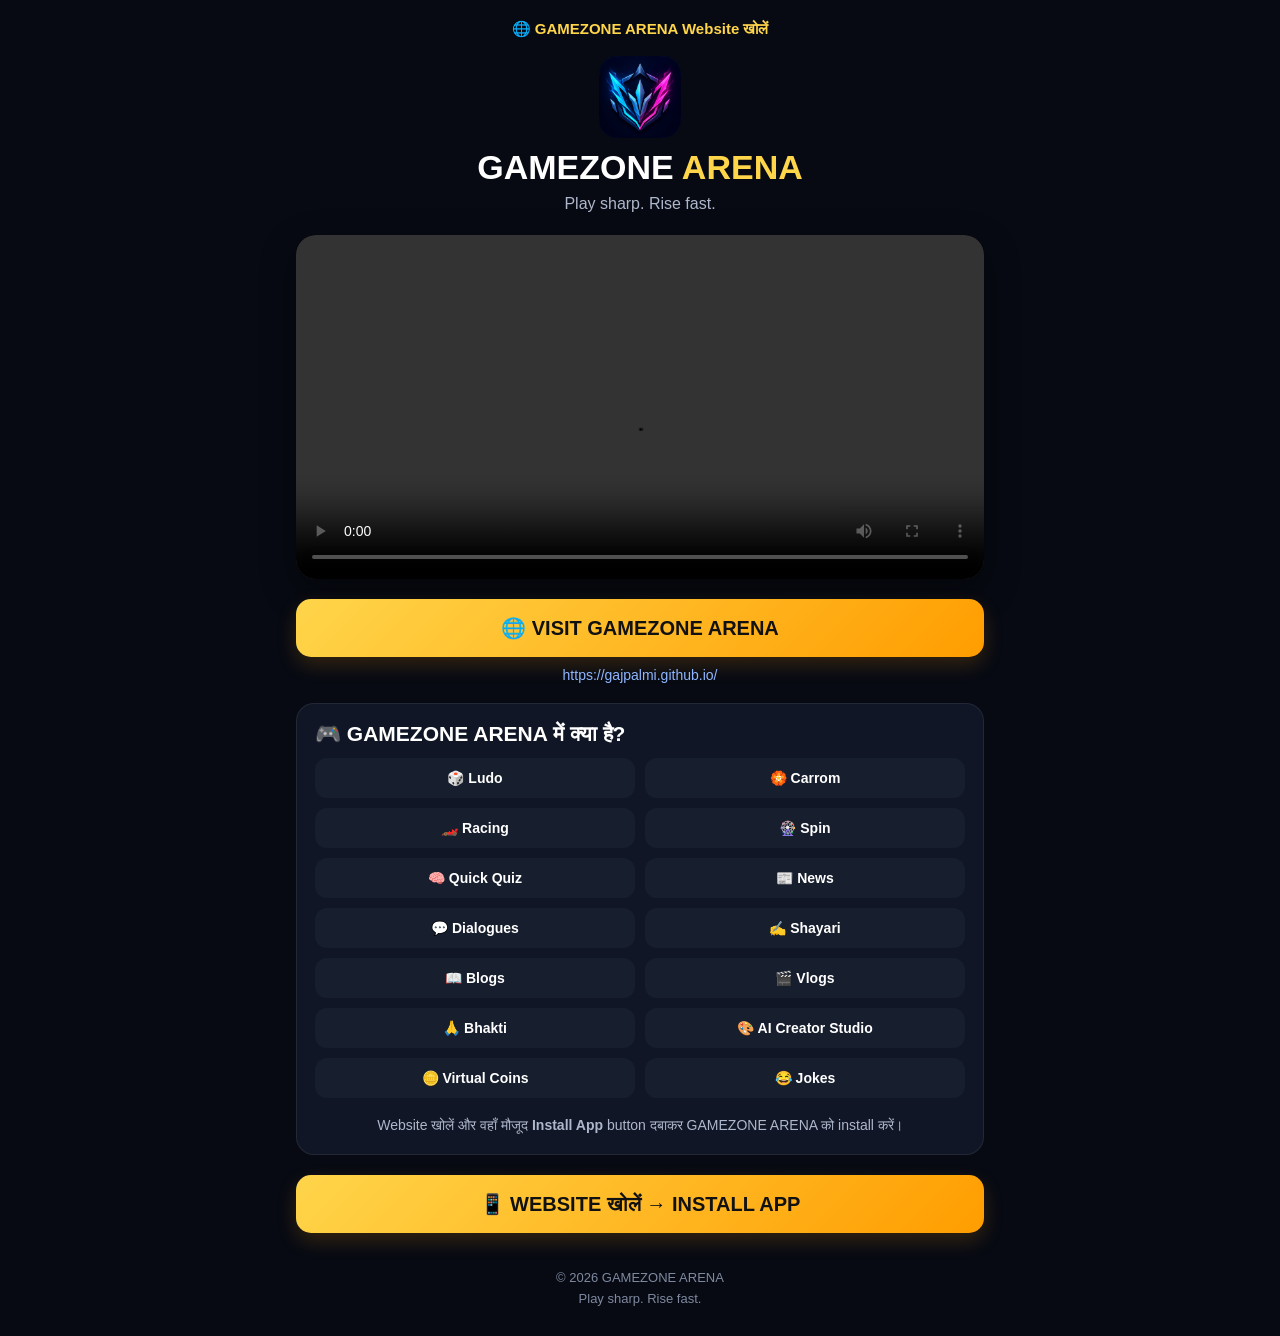
<file: promo/index.html>
<!doctype html>
<html lang="hi">
<head>
  <meta charset="utf-8">

  <meta name="viewport" content="width=device-width, initial-scale=1">

  <title>GAMEZONE ARENA — Promo</title>

  <meta
    name="description"
    content="GAMEZONE ARENA — Ludo, Carrom, Racing, Spin, Quick Quiz, Daily Content, AI Creator Studio and Virtual Coins."
  >

  <meta name="theme-color" content="#070A13">

  <!-- Social Share Preview -->
  <meta property="og:type" content="website">
  <meta property="og:title" content="GAMEZONE ARENA">
  <meta
    property="og:description"
    content="Ludo, Carrom, Racing, Spin, Quick Quiz, Daily Content, AI Creator Studio and more."
  >
  <meta
    property="og:url"
    content="https://gajpalmi.github.io/promo/"
  >
  <meta
    property="og:image"
    content="https://gajpalmi.github.io/icon.png"
  >

  <meta name="twitter:card" content="summary_large_image">
  <meta name="twitter:title" content="GAMEZONE ARENA">
  <meta
    name="twitter:description"
    content="Play sharp. Rise fast."
  >
  <meta
    name="twitter:image"
    content="https://gajpalmi.github.io/icon.png"
  >

  <style>
    * {
      box-sizing: border-box;
    }

    html {
      scroll-behavior: smooth;
    }

    body {
      margin: 0;
      background: #070A13;
      color: #ffffff;
      font-family:
        Arial,
        "Noto Sans Devanagari",
        sans-serif;
    }

    .wrap {
      width: 100%;
      max-width: 720px;
      margin: 0 auto;
      padding: 16px;
    }

    .top-link {
      display: block;
      text-align: center;
      margin: 4px 0 18px;
      color: #FFD54A;
      text-decoration: none;
      font-size: 15px;
      font-weight: 700;
    }

    .top-link:hover {
      text-decoration: underline;
    }

    .logo {
      width: 82px;
      height: 82px;
      object-fit: contain;
      display: block;
      margin: 4px auto 10px;
      border-radius: 18px;
    }

    h1 {
      margin: 0;
      text-align: center;
      font-size: 34px;
      line-height: 1.15;
      font-weight: 900;
    }

    h1 span {
      color: #FFD54A;
    }

    .tagline {
      margin: 8px 0 22px;
      text-align: center;
      color: #AEB7CC;
      font-size: 16px;
    }

    .video-box {
      width: 100%;
      background: #000000;
      border-radius: 20px;
      overflow: hidden;
      box-shadow: 0 12px 35px rgba(0, 0, 0, 0.45);
    }

    video {
      display: block;
      width: 100%;
      height: auto;
      max-height: 80vh;
      background: #000000;
    }

    .btn {
      display: block;
      width: 100%;
      margin: 20px auto 10px;
      padding: 17px 18px;
      border-radius: 15px;
      background: linear-gradient(135deg, #FFD54A, #FF9D00);
      color: #111111;
      text-decoration: none;
      text-align: center;
      font-size: 20px;
      font-weight: 900;
      box-shadow: 0 8px 20px rgba(255, 157, 0, 0.18);
    }

    .btn:active {
      transform: scale(0.98);
    }

    .website-link {
      display: block;
      text-align: center;
      color: #8FB7FF;
      text-decoration: none;
      font-size: 14px;
      margin: 8px 0 20px;
      word-break: break-word;
    }

    .website-link:hover {
      text-decoration: underline;
    }

    .card {
      margin-top: 18px;
      padding: 18px;
      border-radius: 18px;
      background: #101625;
      border: 1px solid rgba(255, 255, 255, 0.08);
    }

    .card h2 {
      margin: 0 0 12px;
      font-size: 21px;
    }

    .features {
      display: grid;
      grid-template-columns: repeat(2, 1fr);
      gap: 10px;
    }

    .feature {
      padding: 12px 10px;
      border-radius: 12px;
      background: #171E2E;
      text-align: center;
      font-size: 14px;
      font-weight: 700;
    }

    .note {
      margin: 16px 0 0;
      text-align: center;
      color: #AEB7CC;
      font-size: 14px;
      line-height: 1.6;
    }

    footer {
      padding: 25px 0 10px;
      text-align: center;
      color: #7F899F;
      font-size: 13px;
      line-height: 1.6;
    }

    @media (max-width: 420px) {
      .wrap {
        padding: 12px;
      }

      h1 {
        font-size: 29px;
      }

      .features {
        grid-template-columns: 1fr 1fr;
      }
    }
  </style>
</head>

<body>

  <main class="wrap">

    <!-- TOP WEBSITE LINK -->
    <a
      class="top-link"
      href="https://gajpalmi.github.io/"
    >
      🌐 GAMEZONE ARENA Website खोलें
    </a>

    <!-- LOGO -->
    <img
      class="logo"
      src="https://gajpalmi.github.io/icon.png"
      alt="GAMEZONE ARENA Logo"
    >

    <h1>
      GAMEZONE <span>ARENA</span>
    </h1>

    <p class="tagline">
      Play sharp. Rise fast.
    </p>

    <!-- PROMO VIDEO -->
    <div class="video-box">
      <video
        controls
        playsinline
        preload="metadata"
      >
        <source
          src="./gamezone-arena-promo-v2-2.mp4"
          type="video/mp4"
        >

        आपका browser इस video को play नहीं कर सकता।
      </video>
    </div>

    <!-- MAIN WEBSITE BUTTON -->
    <a
      class="btn"
      href="https://gajpalmi.github.io/"
    >
      🌐 VISIT GAMEZONE ARENA
    </a>

    <!-- WEBSITE LINK -->
    <a
      class="website-link"
      href="https://gajpalmi.github.io/"
    >
      https://gajpalmi.github.io/
    </a>

    <!-- FEATURES -->
    <section class="card">

      <h2>🎮 GAMEZONE ARENA में क्या है?</h2>

      <div class="features">

        <div class="feature">🎲 Ludo</div>

        <div class="feature">🏵️ Carrom</div>

        <div class="feature">🏎️ Racing</div>

        <div class="feature">🎡 Spin</div>

        <div class="feature">🧠 Quick Quiz</div>

        <div class="feature">📰 News</div>

        <div class="feature">💬 Dialogues</div>

        <div class="feature">✍️ Shayari</div>

        <div class="feature">📖 Blogs</div>

        <div class="feature">🎬 Vlogs</div>

        <div class="feature">🙏 Bhakti</div>

        <div class="feature">🎨 AI Creator Studio</div>

        <div class="feature">🪙 Virtual Coins</div>

        <div class="feature">😂 Jokes</div>

      </div>

      <p class="note">
        Website खोलें और वहाँ मौजूद
        <b>Install App</b>
        button दबाकर GAMEZONE ARENA को install करें।
      </p>

    </section>

    <!-- BOTTOM WEBSITE BUTTON -->
    <a
      class="btn"
      href="https://gajpalmi.github.io/"
    >
      📱 WEBSITE खोलें → INSTALL APP
    </a>

    <footer>
      © 2026 GAMEZONE ARENA<br>
      Play sharp. Rise fast.
    </footer>

  </main>

</body>
</html>
</file>
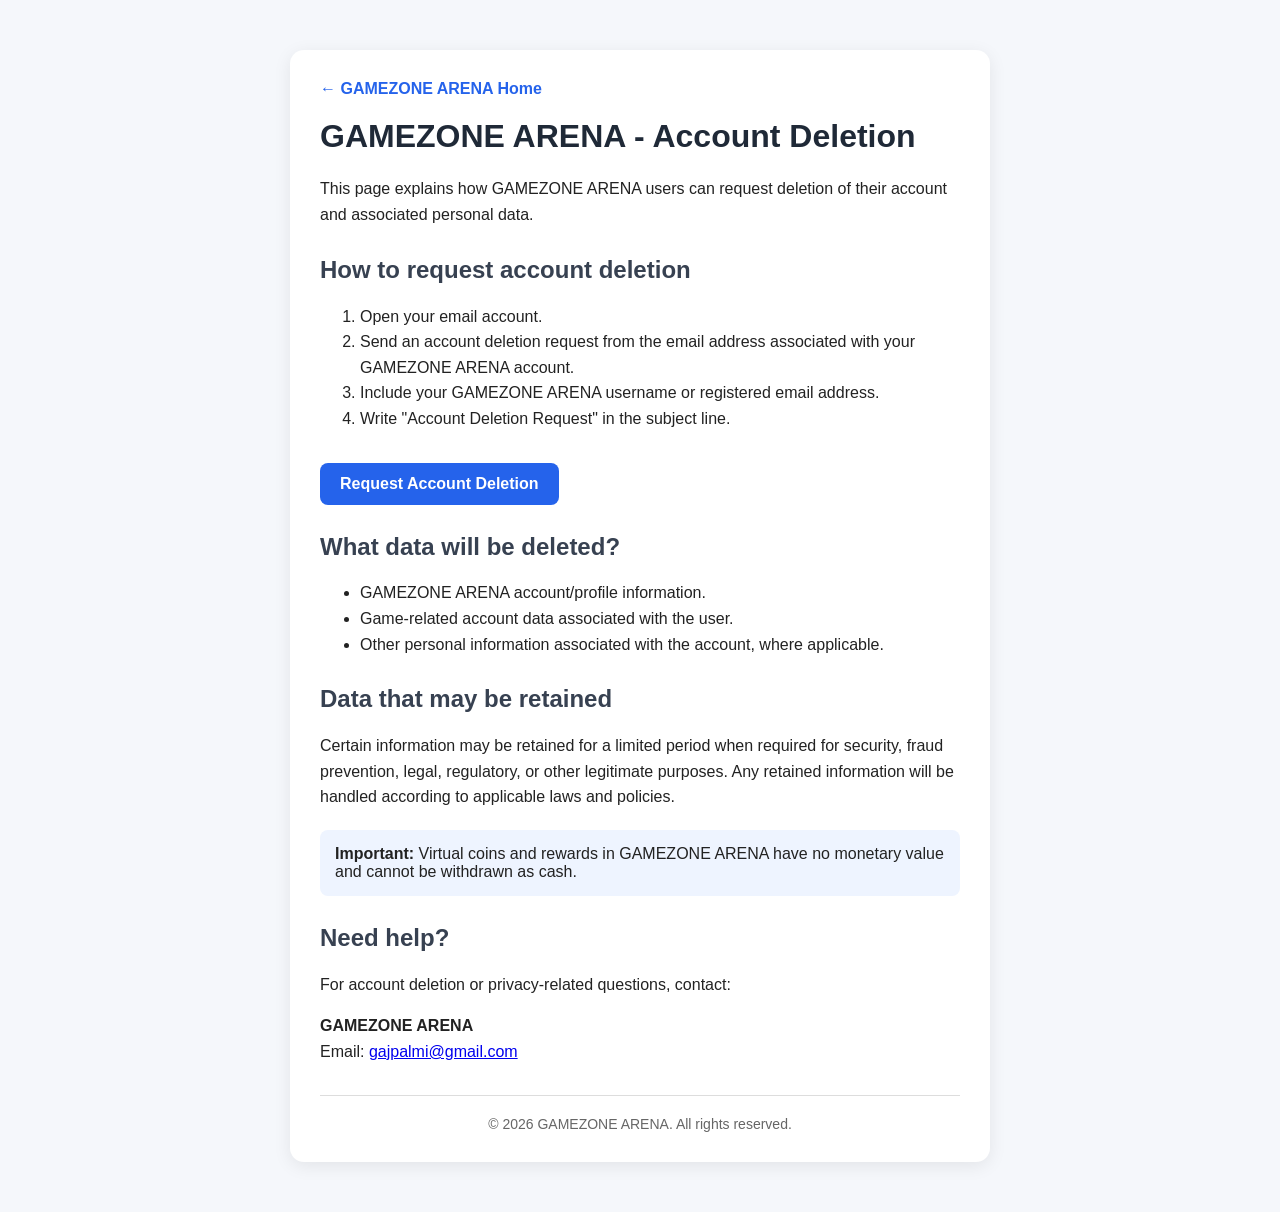
<file: account-deletion.html>
<!DOCTYPE html>
<html lang="en">
<head>
  <meta charset="UTF-8">
  <meta name="viewport" content="width=device-width, initial-scale=1.0">

  <title>GAMEZONE ARENA - Account Deletion</title>

  <meta
    name="description"
    content="Request deletion of your GAMEZONE ARENA account and associated personal data."
  >

  <style>
    * {
      box-sizing: border-box;
    }

    body {
      font-family: Arial, Helvetica, sans-serif;
      background: #f5f7fb;
      margin: 0;
      padding: 20px;
      color: #222;
    }

    .container {
      max-width: 700px;
      margin: 30px auto;
      background: #ffffff;
      padding: 30px;
      border-radius: 14px;
      box-shadow: 0 4px 18px rgba(0,0,0,0.08);
    }

    .home-link {
      display: inline-block;
      margin-bottom: 20px;
      color: #2563eb;
      text-decoration: none;
      font-weight: 600;
    }

    .home-link:hover {
      text-decoration: underline;
    }

    h1 {
      margin-top: 0;
      color: #1f2937;
    }

    h2 {
      margin-top: 28px;
      color: #374151;
    }

    p,
    li {
      line-height: 1.6;
    }

    .button {
      display: inline-block;
      margin-top: 15px;
      padding: 12px 20px;
      background: #2563eb;
      color: #ffffff;
      text-decoration: none;
      border-radius: 8px;
      font-weight: bold;
    }

    .button:hover {
      background: #1d4ed8;
    }

    .note {
      background: #eef4ff;
      padding: 15px;
      border-radius: 8px;
      margin-top: 20px;
    }

    .footer {
      margin-top: 30px;
      padding-top: 20px;
      border-top: 1px solid #ddd;
      font-size: 14px;
      color: #666;
      text-align: center;
    }

    @media (max-width: 600px) {
      .container {
        margin: 10px auto;
        padding: 22px;
      }
    }
  </style>
</head>

<body>

  <div class="container">

    <a class="home-link" href="index.html">
      ← GAMEZONE ARENA Home
    </a>

    <h1>GAMEZONE ARENA - Account Deletion</h1>

    <p>
      This page explains how GAMEZONE ARENA users can request deletion
      of their account and associated personal data.
    </p>

    <h2>How to request account deletion</h2>

    <ol>
      <li>
        Open your email account.
      </li>

      <li>
        Send an account deletion request from the email address
        associated with your GAMEZONE ARENA account.
      </li>

      <li>
        Include your GAMEZONE ARENA username or registered email address.
      </li>

      <li>
        Write "Account Deletion Request" in the subject line.
      </li>
    </ol>

    <a
      class="button"
      href="mailto:gajpalmi@gmail.com?subject=GAMEZONE%20ARENA%20Account%20Deletion%20Request"
    >
      Request Account Deletion
    </a>

    <h2>What data will be deleted?</h2>

    <ul>
      <li>
        GAMEZONE ARENA account/profile information.
      </li>

      <li>
        Game-related account data associated with the user.
      </li>

      <li>
        Other personal information associated with the account,
        where applicable.
      </li>
    </ul>

    <h2>Data that may be retained</h2>

    <p>
      Certain information may be retained for a limited period when required
      for security, fraud prevention, legal, regulatory, or other legitimate
      purposes. Any retained information will be handled according to
      applicable laws and policies.
    </p>

    <div class="note">
      <strong>Important:</strong>
      Virtual coins and rewards in GAMEZONE ARENA have no monetary value
      and cannot be withdrawn as cash.
    </div>

    <h2>Need help?</h2>

    <p>
      For account deletion or privacy-related questions, contact:
    </p>

    <p>
      <strong>GAMEZONE ARENA</strong><br>
      Email:
      <a href="mailto:gajpalmi@gmail.com">
        gajpalmi@gmail.com
      </a>
    </p>

    <div class="footer">
      © 2026 GAMEZONE ARENA. All rights reserved.
    </div>

  </div>

</body>
</html>
</file>
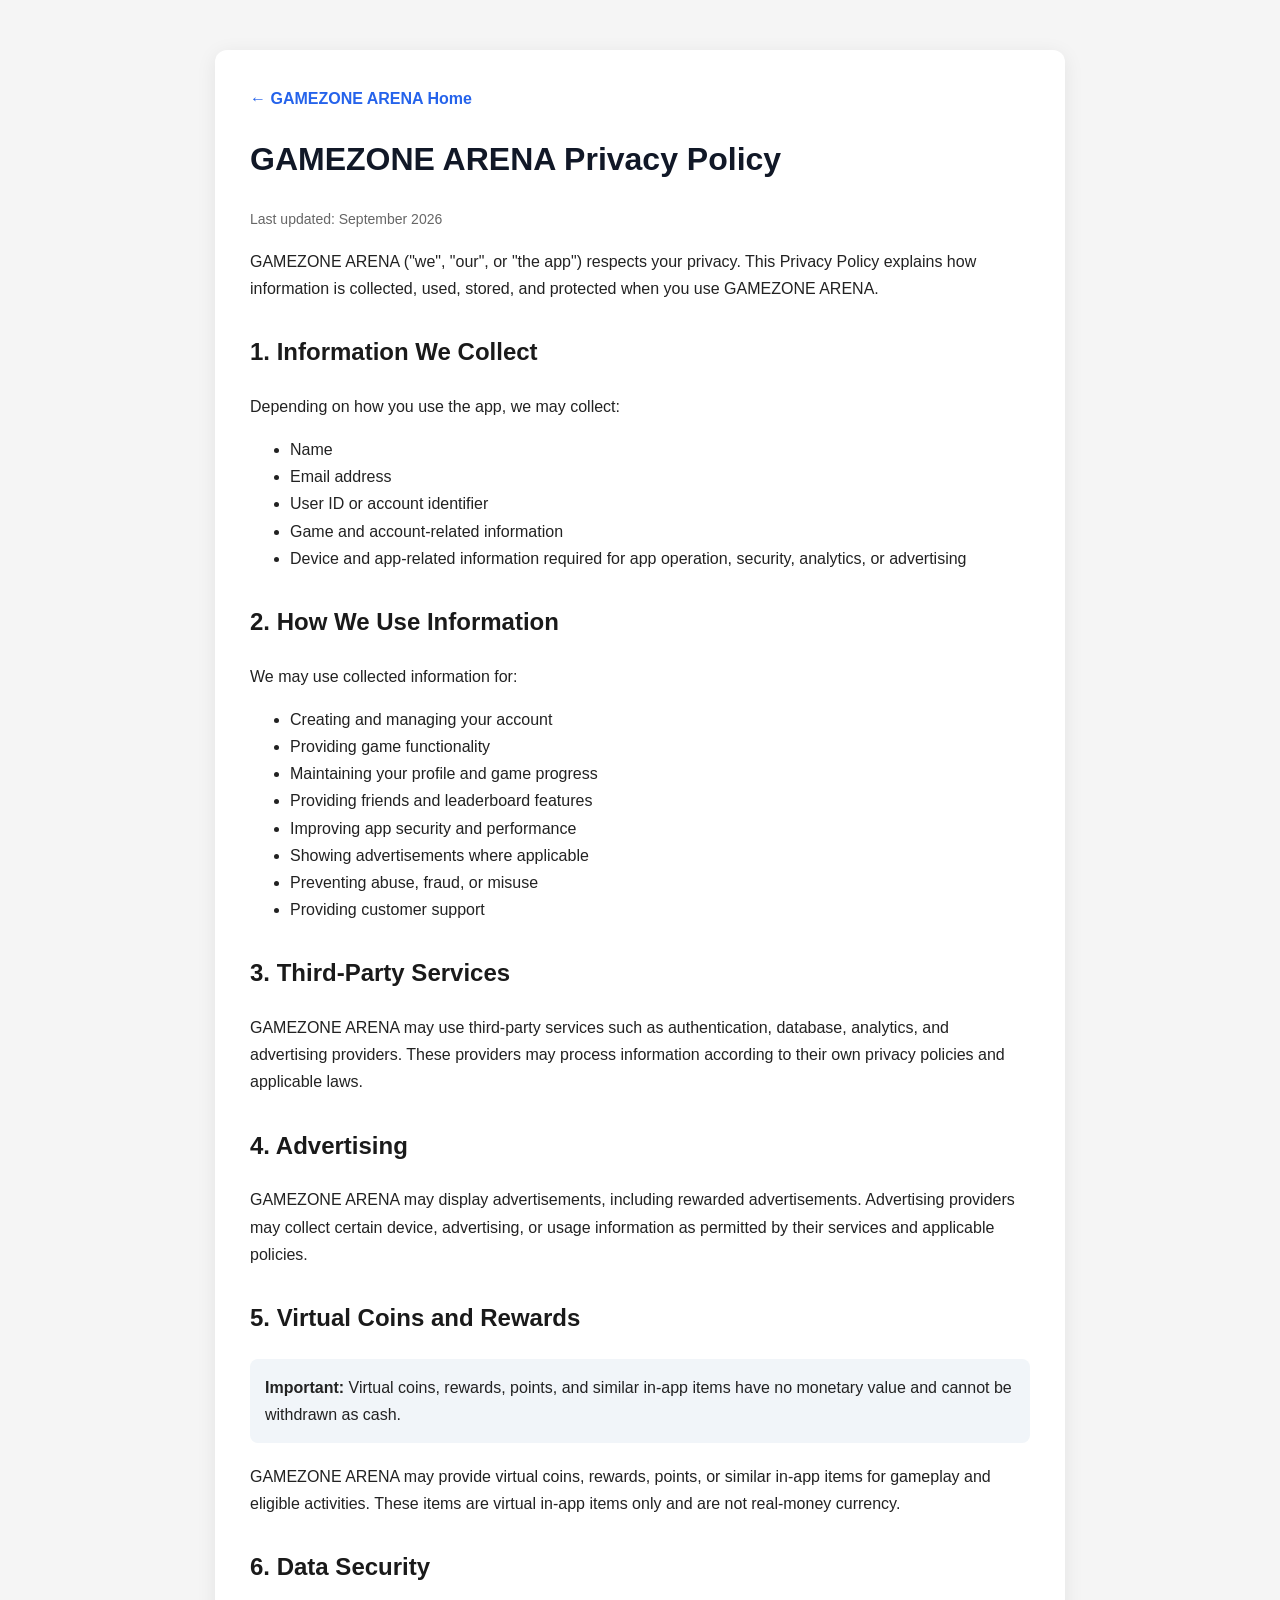
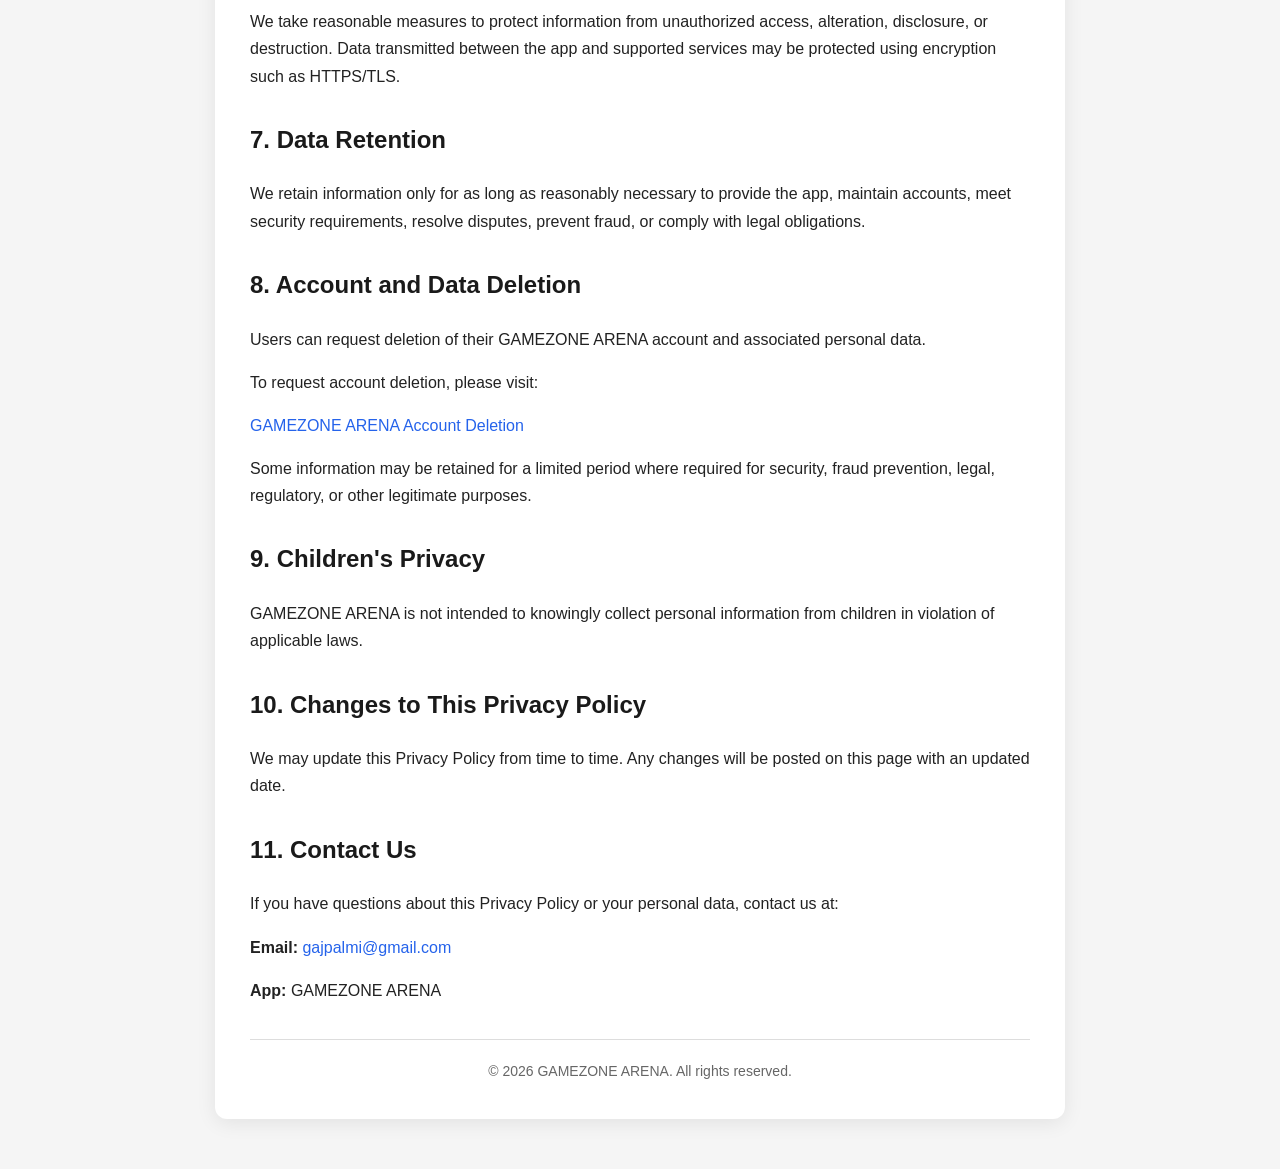
<file: privacy-policy.html>
<!DOCTYPE html>
<html lang="en">
<head>
  <meta charset="UTF-8">
  <meta name="viewport" content="width=device-width, initial-scale=1.0">

  <title>GAMEZONE ARENA - Privacy Policy</title>

  <meta name="description" content="Privacy Policy for GAMEZONE ARENA.">

  <style>
    * {
      box-sizing: border-box;
    }

    body {
      font-family: Arial, Helvetica, sans-serif;
      line-height: 1.7;
      margin: 0;
      padding: 20px;
      background: #f5f5f5;
      color: #222;
    }

    .container {
      max-width: 850px;
      margin: 30px auto;
      background: #ffffff;
      padding: 35px;
      border-radius: 12px;
      box-shadow: 0 4px 20px rgba(0,0,0,0.08);
    }

    h1 {
      color: #111827;
      margin-top: 0;
    }

    h2 {
      color: #1a1a1a;
      margin-top: 30px;
    }

    p,
    li {
      font-size: 16px;
    }

    .updated {
      color: #666;
      font-size: 14px;
    }

    a {
      color: #2563eb;
      text-decoration: none;
    }

    a:hover {
      text-decoration: underline;
    }

    .top-link {
      display: inline-block;
      margin-bottom: 20px;
      font-weight: 600;
    }

    .notice {
      background: #f1f5f9;
      padding: 15px;
      border-radius: 8px;
      margin: 20px 0;
    }

    footer {
      margin-top: 35px;
      padding-top: 20px;
      border-top: 1px solid #ddd;
      color: #666;
      font-size: 14px;
      text-align: center;
    }

    @media (max-width: 600px) {
      .container {
        padding: 22px;
        margin: 10px auto;
      }

      p,
      li {
        font-size: 15px;
      }
    }
  </style>
</head>

<body>

  <div class="container">

    <a class="top-link" href="index.html">
      ← GAMEZONE ARENA Home
    </a>

    <h1>GAMEZONE ARENA Privacy Policy</h1>

    <p class="updated">
      Last updated: September 2026
    </p>

    <p>
      GAMEZONE ARENA ("we", "our", or "the app") respects your privacy.
      This Privacy Policy explains how information is collected, used,
      stored, and protected when you use GAMEZONE ARENA.
    </p>

    <h2>1. Information We Collect</h2>

    <p>
      Depending on how you use the app, we may collect:
    </p>

    <ul>
      <li>Name</li>
      <li>Email address</li>
      <li>User ID or account identifier</li>
      <li>Game and account-related information</li>
      <li>
        Device and app-related information required for app operation,
        security, analytics, or advertising
      </li>
    </ul>

    <h2>2. How We Use Information</h2>

    <p>
      We may use collected information for:
    </p>

    <ul>
      <li>Creating and managing your account</li>
      <li>Providing game functionality</li>
      <li>Maintaining your profile and game progress</li>
      <li>Providing friends and leaderboard features</li>
      <li>Improving app security and performance</li>
      <li>Showing advertisements where applicable</li>
      <li>Preventing abuse, fraud, or misuse</li>
      <li>Providing customer support</li>
    </ul>

    <h2>3. Third-Party Services</h2>

    <p>
      GAMEZONE ARENA may use third-party services such as authentication,
      database, analytics, and advertising providers. These providers may
      process information according to their own privacy policies and
      applicable laws.
    </p>

    <h2>4. Advertising</h2>

    <p>
      GAMEZONE ARENA may display advertisements, including rewarded
      advertisements. Advertising providers may collect certain device,
      advertising, or usage information as permitted by their services
      and applicable policies.
    </p>

    <h2>5. Virtual Coins and Rewards</h2>

    <div class="notice">
      <strong>Important:</strong>
      Virtual coins, rewards, points, and similar in-app items have no
      monetary value and cannot be withdrawn as cash.
    </div>

    <p>
      GAMEZONE ARENA may provide virtual coins, rewards, points, or similar
      in-app items for gameplay and eligible activities. These items are
      virtual in-app items only and are not real-money currency.
    </p>

    <h2>6. Data Security</h2>

    <p>
      We take reasonable measures to protect information from unauthorized
      access, alteration, disclosure, or destruction. Data transmitted
      between the app and supported services may be protected using
      encryption such as HTTPS/TLS.
    </p>

    <h2>7. Data Retention</h2>

    <p>
      We retain information only for as long as reasonably necessary to
      provide the app, maintain accounts, meet security requirements,
      resolve disputes, prevent fraud, or comply with legal obligations.
    </p>

    <h2>8. Account and Data Deletion</h2>

    <p>
      Users can request deletion of their GAMEZONE ARENA account and
      associated personal data.
    </p>

    <p>
      To request account deletion, please visit:
    </p>

    <p>
      <a href="account-deletion.html">
        GAMEZONE ARENA Account Deletion
      </a>
    </p>

    <p>
      Some information may be retained for a limited period where required
      for security, fraud prevention, legal, regulatory, or other legitimate
      purposes.
    </p>

    <h2>9. Children's Privacy</h2>

    <p>
      GAMEZONE ARENA is not intended to knowingly collect personal
      information from children in violation of applicable laws.
    </p>

    <h2>10. Changes to This Privacy Policy</h2>

    <p>
      We may update this Privacy Policy from time to time. Any changes will
      be posted on this page with an updated date.
    </p>

    <h2>11. Contact Us</h2>

    <p>
      If you have questions about this Privacy Policy or your personal data,
      contact us at:
    </p>

    <p>
      <strong>Email:</strong>
      <a href="mailto:gajpalmi@gmail.com">
        gajpalmi@gmail.com
      </a>
    </p>

    <p>
      <strong>App:</strong> GAMEZONE ARENA
    </p>

    <footer>
      © 2026 GAMEZONE ARENA. All rights reserved.
    </footer>

  </div>

</body>
</html>
</file>
<file: ai-studio/style.css>
* {
  box-sizing: border-box;
  margin: 0;
  padding: 0;
}

:root {
  --bg: #070A13;
  --card: #101525;
  --card-2: #151c30;
  --border: rgba(255, 255, 255, 0.10);
  --text: #ffffff;
  --muted: #9da7bd;
  --accent: #7c5cff;
  --accent-2: #00d4ff;
  --success: #24d17e;
}

html {
  scroll-behavior: smooth;
}

body {
  min-height: 100vh;
  background:
    radial-gradient(circle at top left, rgba(124, 92, 255, 0.18), transparent 32%),
    radial-gradient(circle at top right, rgba(0, 212, 255, 0.12), transparent 28%),
    var(--bg);
  color: var(--text);
  font-family:
    system-ui,
    -apple-system,
    BlinkMacSystemFont,
    "Segoe UI",
    sans-serif;
  padding-bottom: 40px;
}

button,
textarea,
input {
  font: inherit;
}

button {
  cursor: pointer;
}

.creator-app {
  width: min(100%, 900px);
  margin: 0 auto;
  padding: 16px;
}

/* HEADER */

.creator-header {
  display: flex;
  align-items: center;
  gap: 14px;
  margin-bottom: 18px;
}

.back-button {
  display: inline-flex;
  align-items: center;
  justify-content: center;
  min-height: 42px;
  padding: 0 14px;
  border: 1px solid var(--border);
  border-radius: 12px;
  background: rgba(255, 255, 255, 0.05);
  color: #fff;
  text-decoration: none;
  white-space: nowrap;
}

.brand-area {
  display: flex;
  align-items: center;
  gap: 12px;
}

.brand-icon {
  width: 48px;
  height: 48px;
  display: grid;
  place-items: center;
  border-radius: 15px;
  background: linear-gradient(135deg, var(--accent), var(--accent-2));
  font-size: 25px;
}

.brand-area h1 {
  font-size: clamp(19px, 5vw, 28px);
  line-height: 1.1;
}

.brand-area p {
  color: var(--muted);
  font-size: 13px;
  margin-top: 4px;
}

/* CARDS */

.creator-card {
  background: rgba(16, 21, 37, 0.92);
  border: 1px solid var(--border);
  border-radius: 20px;
  padding: 18px;
  margin-bottom: 16px;
  box-shadow: 0 12px 35px rgba(0, 0, 0, 0.20);
}

.welcome-card {
  text-align: center;
  padding: 28px 18px;
  background:
    linear-gradient(
      135deg,
      rgba(124, 92, 255, 0.18),
      rgba(0, 212, 255, 0.08)
    ),
    var(--card);
}

.welcome-icon {
  font-size: 42px;
  margin-bottom: 8px;
}

.welcome-card h2 {
  font-size: 24px;
  margin-bottom: 8px;
}

.welcome-card p {
  color: var(--muted);
  line-height: 1.6;
}

/* SECTION TITLE */

.section-title {
  display: flex;
  align-items: flex-start;
  gap: 12px;
  margin-bottom: 16px;
}

.section-title > span {
  width: 42px;
  height: 42px;
  display: grid;
  place-items: center;
  border-radius: 12px;
  background: rgba(124, 92, 255, 0.14);
  font-size: 21px;
  flex-shrink: 0;
}

.section-title h2 {
  font-size: 18px;
  margin-bottom: 3px;
}

.section-title p {
  color: var(--muted);
  font-size: 13px;
}

/* PHOTO UPLOAD */

.upload-box {
  display: block;
  width: 100%;
  cursor: pointer;
}

.photo-preview {
  min-height: 220px;
  border: 2px dashed rgba(124, 92, 255, 0.45);
  border-radius: 18px;
  background:
    linear-gradient(
      135deg,
      rgba(124, 92, 255, 0.07),
      rgba(0, 212, 255, 0.04)
    );
  display: flex;
  flex-direction: column;
  align-items: center;
  justify-content: center;
  text-align: center;
  gap: 7px;
  overflow: hidden;
}

.photo-preview .upload-icon {
  font-size: 48px;
}

.photo-preview strong {
  font-size: 16px;
}

.photo-preview span {
  color: var(--muted);
  font-size: 13px;
}

.photo-preview.has-image {
  border-style: solid;
  min-height: 280px;
}

.photo-preview img {
  width: 100%;
  height: 280px;
  object-fit: contain;
  display: block;
  border-radius: 14px;
}

/* STYLE GRID */

.style-grid {
  display: grid;
  grid-template-columns: repeat(2, minmax(0, 1fr));
  gap: 10px;
}

.style-option {
  min-height: 105px;
  padding: 12px 8px;
  border: 1px solid var(--border);
  border-radius: 15px;
  background: var(--card-2);
  color: #fff;
  display: flex;
  flex-direction: column;
  align-items: center;
  justify-content: center;
  gap: 5px;
  transition:
    transform 0.15s ease,
    border-color 0.15s ease,
    background 0.15s ease;
}

.style-option:hover {
  transform: translateY(-2px);
}

.style-option.active {
  border-color: var(--accent);
  background:
    linear-gradient(
      135deg,
      rgba(124, 92, 255, 0.22),
      rgba(0, 212, 255, 0.08)
    );
  box-shadow: 0 0 0 1px rgba(124, 92, 255, 0.15);
}

.style-emoji {
  font-size: 27px;
}

.style-option strong {
  font-size: 14px;
}

.style-option small {
  color: var(--muted);
  font-size: 11px;
}

/* SCRIPT */

.script-input {
  width: 100%;
  min-height: 145px;
  resize: vertical;
  padding: 14px;
  border: 1px solid var(--border);
  border-radius: 15px;
  background: #0b1020;
  color: #fff;
  outline: none;
  line-height: 1.6;
}

.script-input:focus {
  border-color: var(--accent);
}

.script-input::placeholder {
  color: #66708a;
}

.character-count {
  text-align: right;
  color: var(--muted);
  font-size: 12px;
  margin-top: 6px;
}

/* SELECTION */

.selection-row {
  display: grid;
  grid-template-columns: 1fr 1fr;
  gap: 10px;
}

.selection-item {
  padding: 14px;
  border-radius: 14px;
  background: #0b1020;
  border: 1px solid var(--border);
}

.selection-item span {
  display: block;
  color: var(--muted);
  font-size: 12px;
  margin-bottom: 5px;
}

.selection-item strong {
  font-size: 15px;
}

/* ACTIONS */

.action-card {
  display: grid;
  gap: 10px;
}

.primary-button,
.secondary-button {
  width: 100%;
  min-height: 52px;
  border-radius: 15px;
  font-weight: 700;
  border: 1px solid transparent;
  transition:
    transform 0.15s ease,
    opacity 0.15s ease;
}

.primary-button:hover,
.secondary-button:hover {
  transform: translateY(-1px);
}

.primary-button {
  background: linear-gradient(135deg, var(--accent), var(--accent-2));
  color: #fff;
}

.secondary-button {
  background: #151c30;
  border-color: var(--border);
  color: #fff;
}

.primary-button:disabled,
.secondary-button:disabled {
  opacity: 0.5;
  cursor: not-allowed;
}

/* PREVIEW */

.creator-preview,
.video-result {
  min-height: 250px;
  border-radius: 17px;
  border: 1px solid var(--border);
  background: #090e1b;
  overflow: hidden;
}

.preview-placeholder {
  min-height: 250px;
  display: flex;
  flex-direction: column;
  align-items: center;
  justify-content: center;
  text-align: center;
  gap: 8px;
  padding: 25px;
}

.preview-placeholder > div {
  font-size: 45px;
}

.preview-placeholder strong {
  font-size: 16px;
}

.preview-placeholder span {
  color: var(--muted);
  font-size: 13px;
}

.creator-preview img {
  width: 100%;
  max-height: 420px;
  object-fit: contain;
  display: block;
}

/* VIDEO */

.video-card {
  display: block;
}

.video-result video {
  width: 100%;
  max-height: 500px;
  display: block;
  background: #000;
}

/* INFO */

.creator-info {
  padding: 10px 4px;
  text-align: center;
}

.creator-info h3 {
  font-size: 17px;
  margin-bottom: 8px;
}

.creator-info p {
  color: var(--muted);
  font-size: 13px;
  line-height: 1.6;
  margin-bottom: 7px;
}

.creator-info .small-note {
  font-size: 11px;
  opacity: 0.8;
}

/* MOBILE */

@media (max-width: 520px) {

  .creator-app {
    padding: 10px;
  }

  .creator-header {
    flex-wrap: wrap;
  }

  .back-button {
    width: 100%;
  }

  .brand-area {
    width: 100%;
  }

  .creator-card {
    padding: 14px;
    border-radius: 17px;
  }

  .style-grid {
    grid-template-columns: repeat(2, minmax(0, 1fr));
  }

  .selection-row {
    grid-template-columns: 1fr;
  }

  .welcome-card h2 {
    font-size: 21px;
  }
}

@media (min-width: 700px) {

  .style-grid {
    grid-template-columns: repeat(4, minmax(0, 1fr));
  }

  .action-card {
    grid-template-columns: repeat(3, 1fr);
  }

}
</file>
